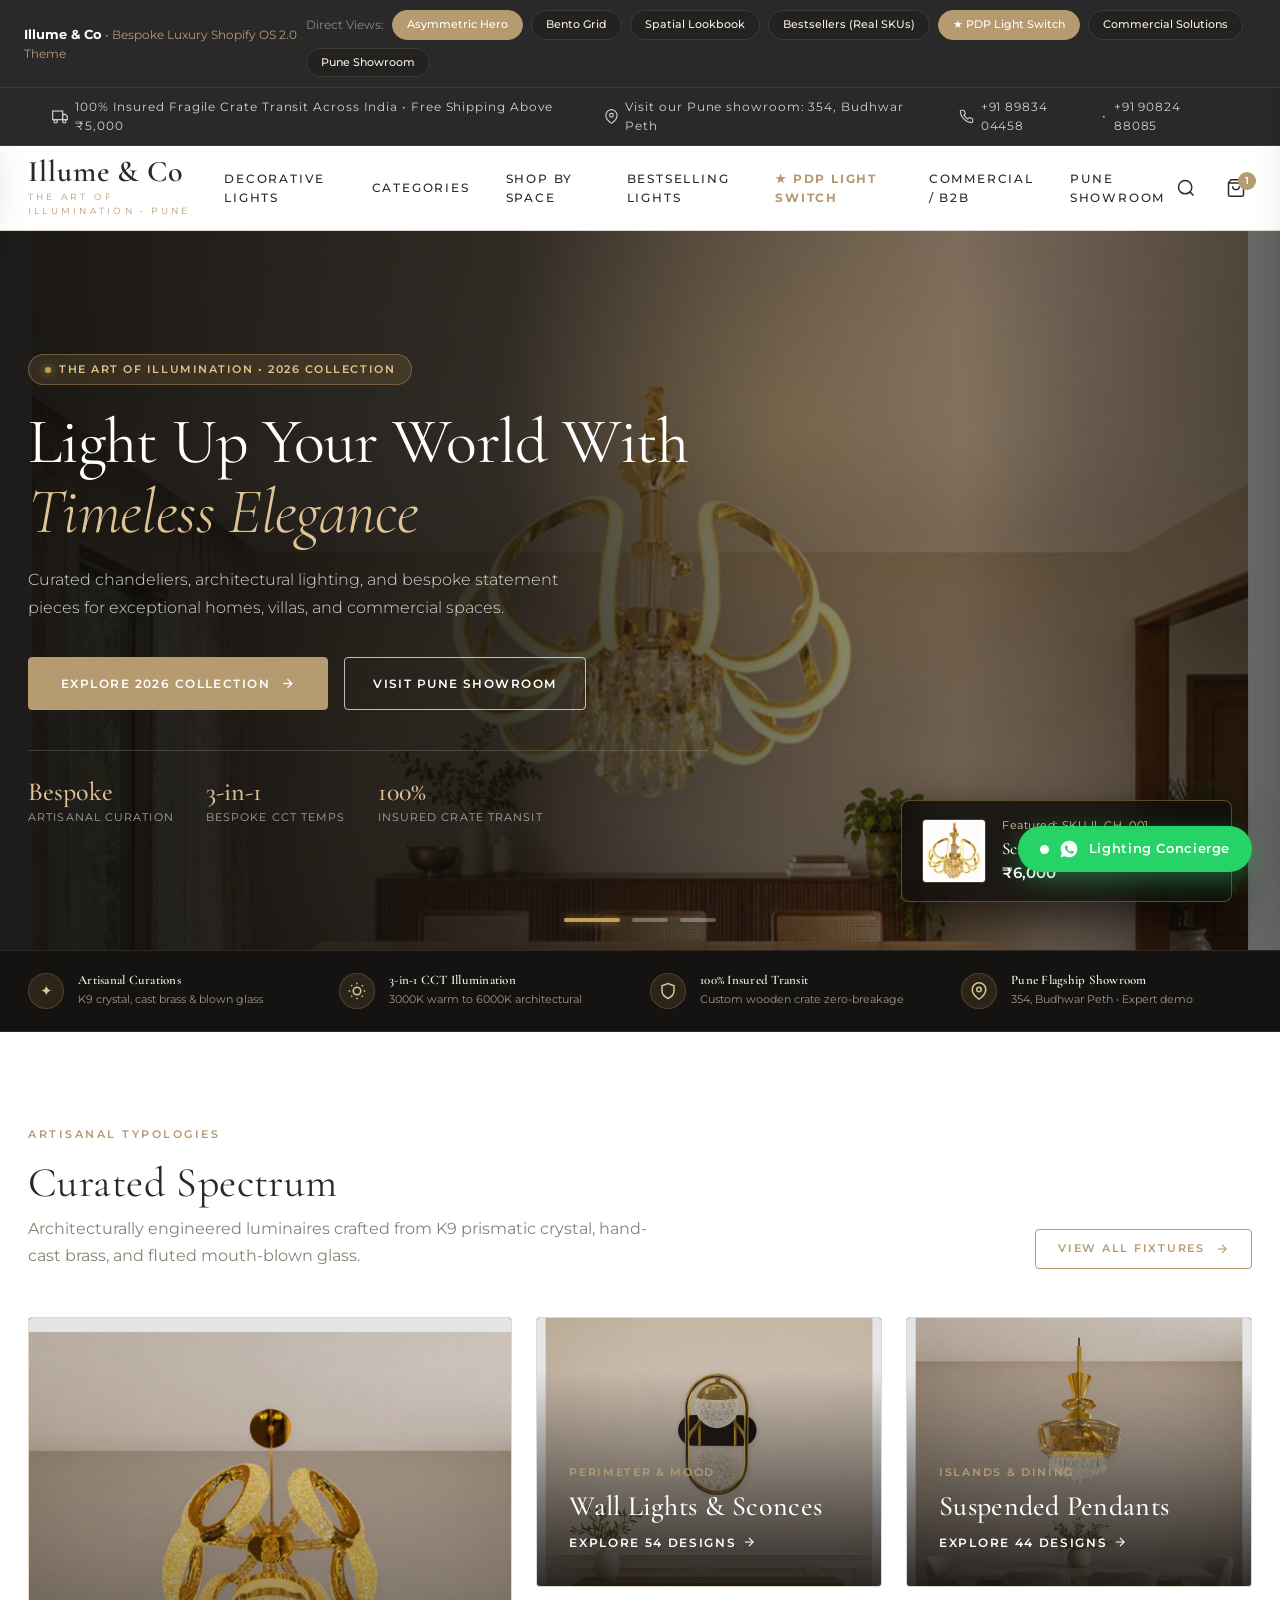
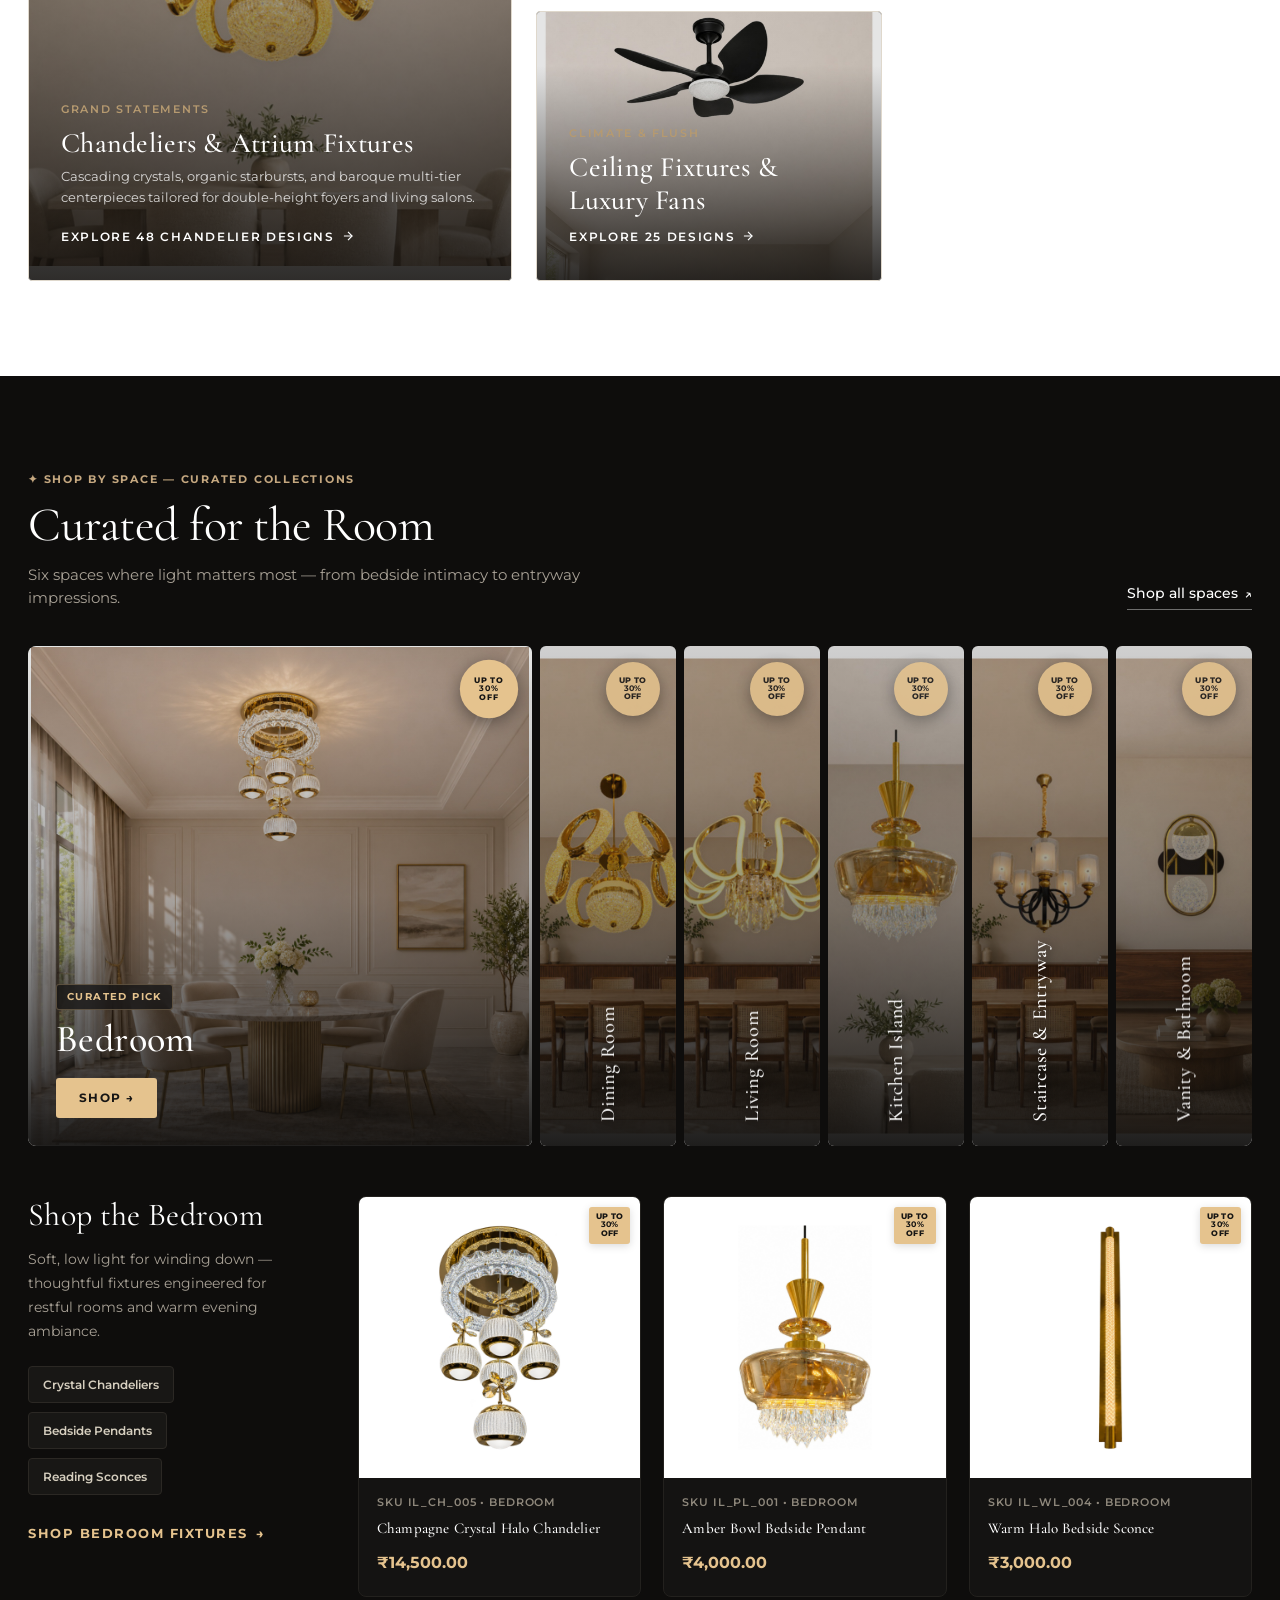
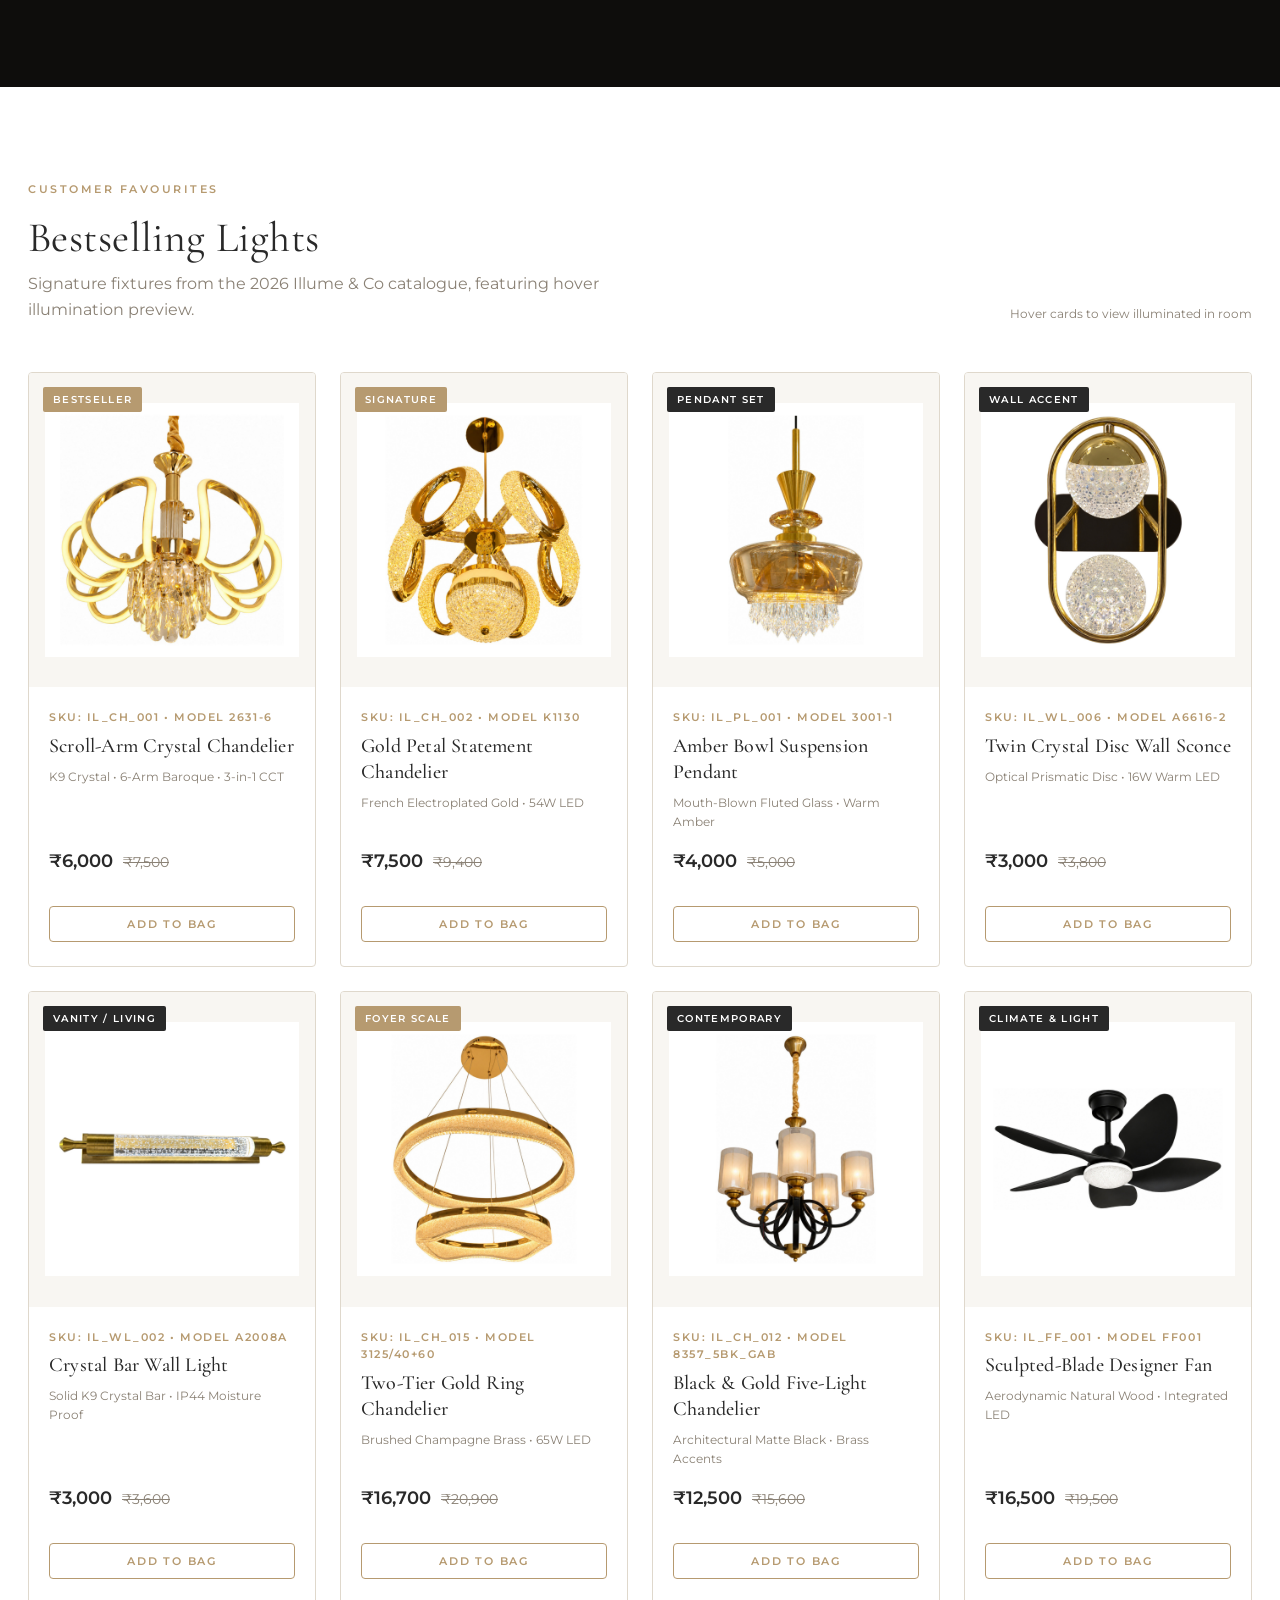
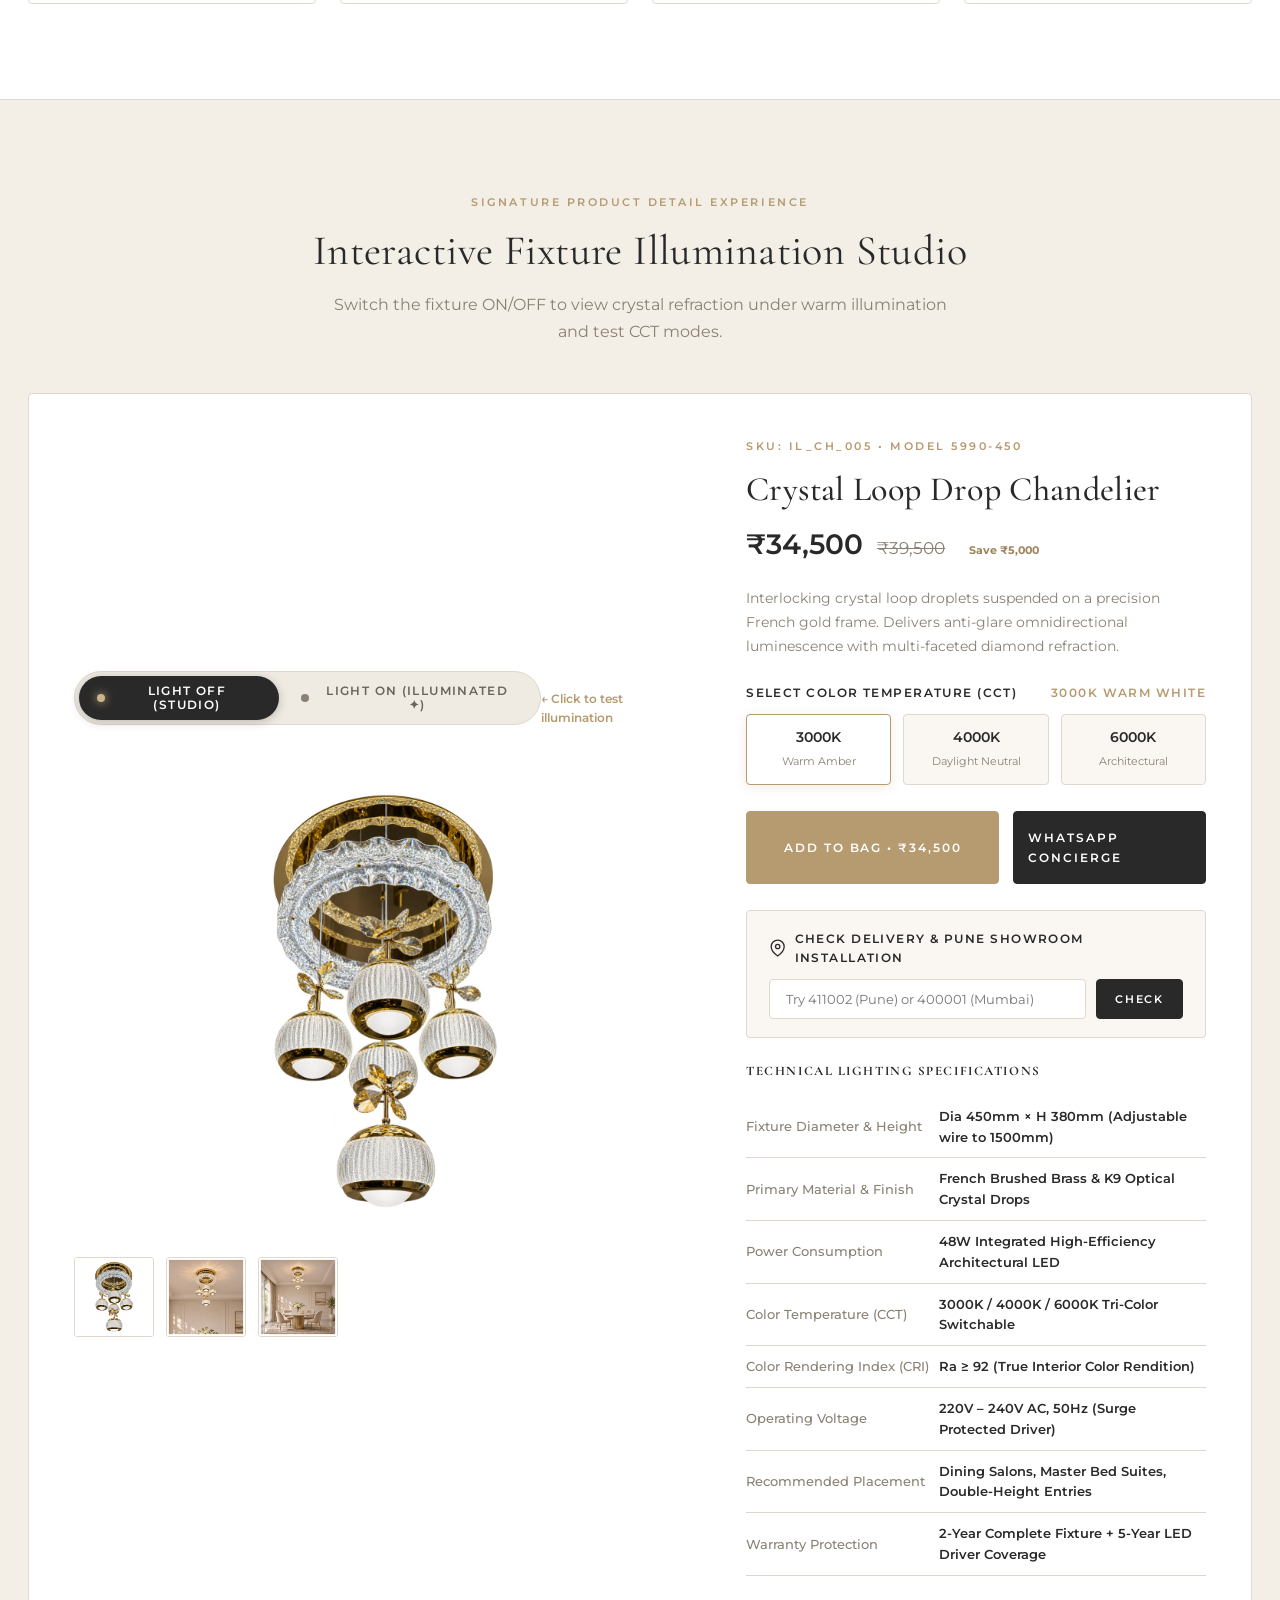
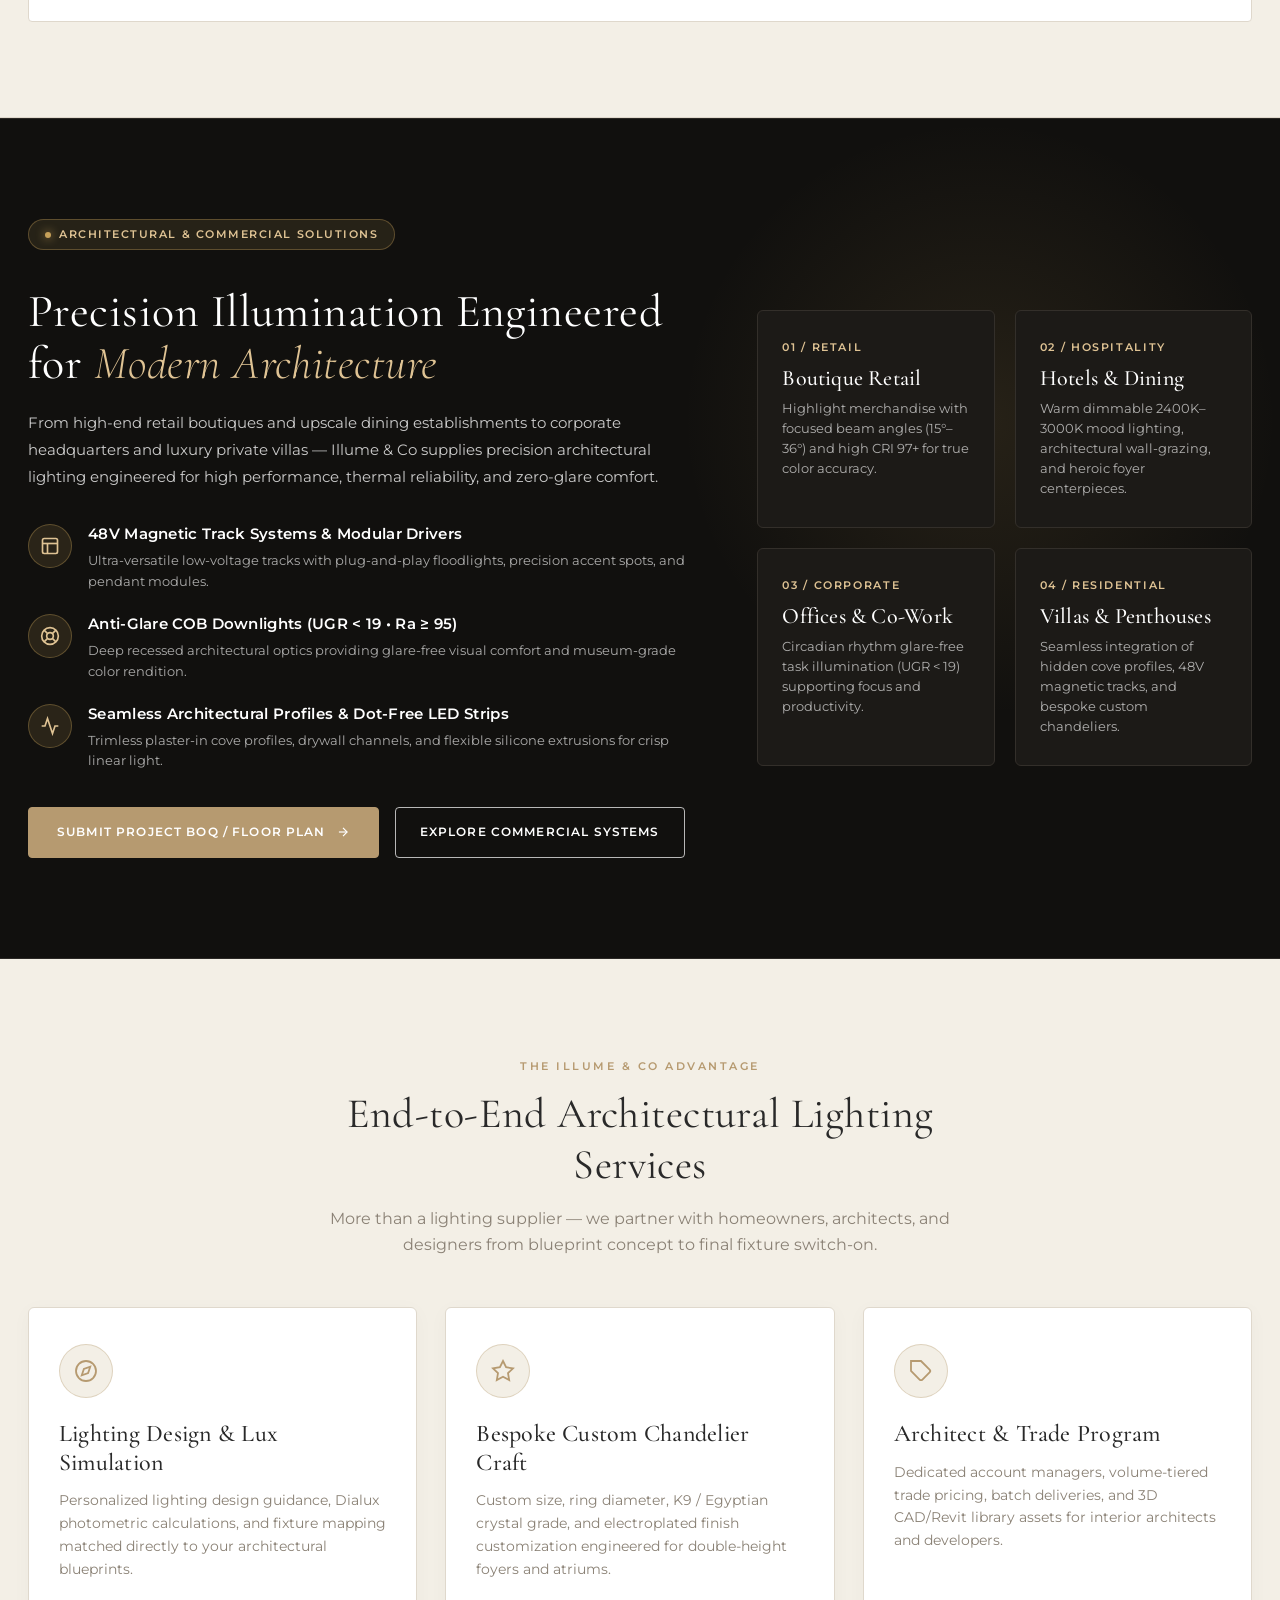
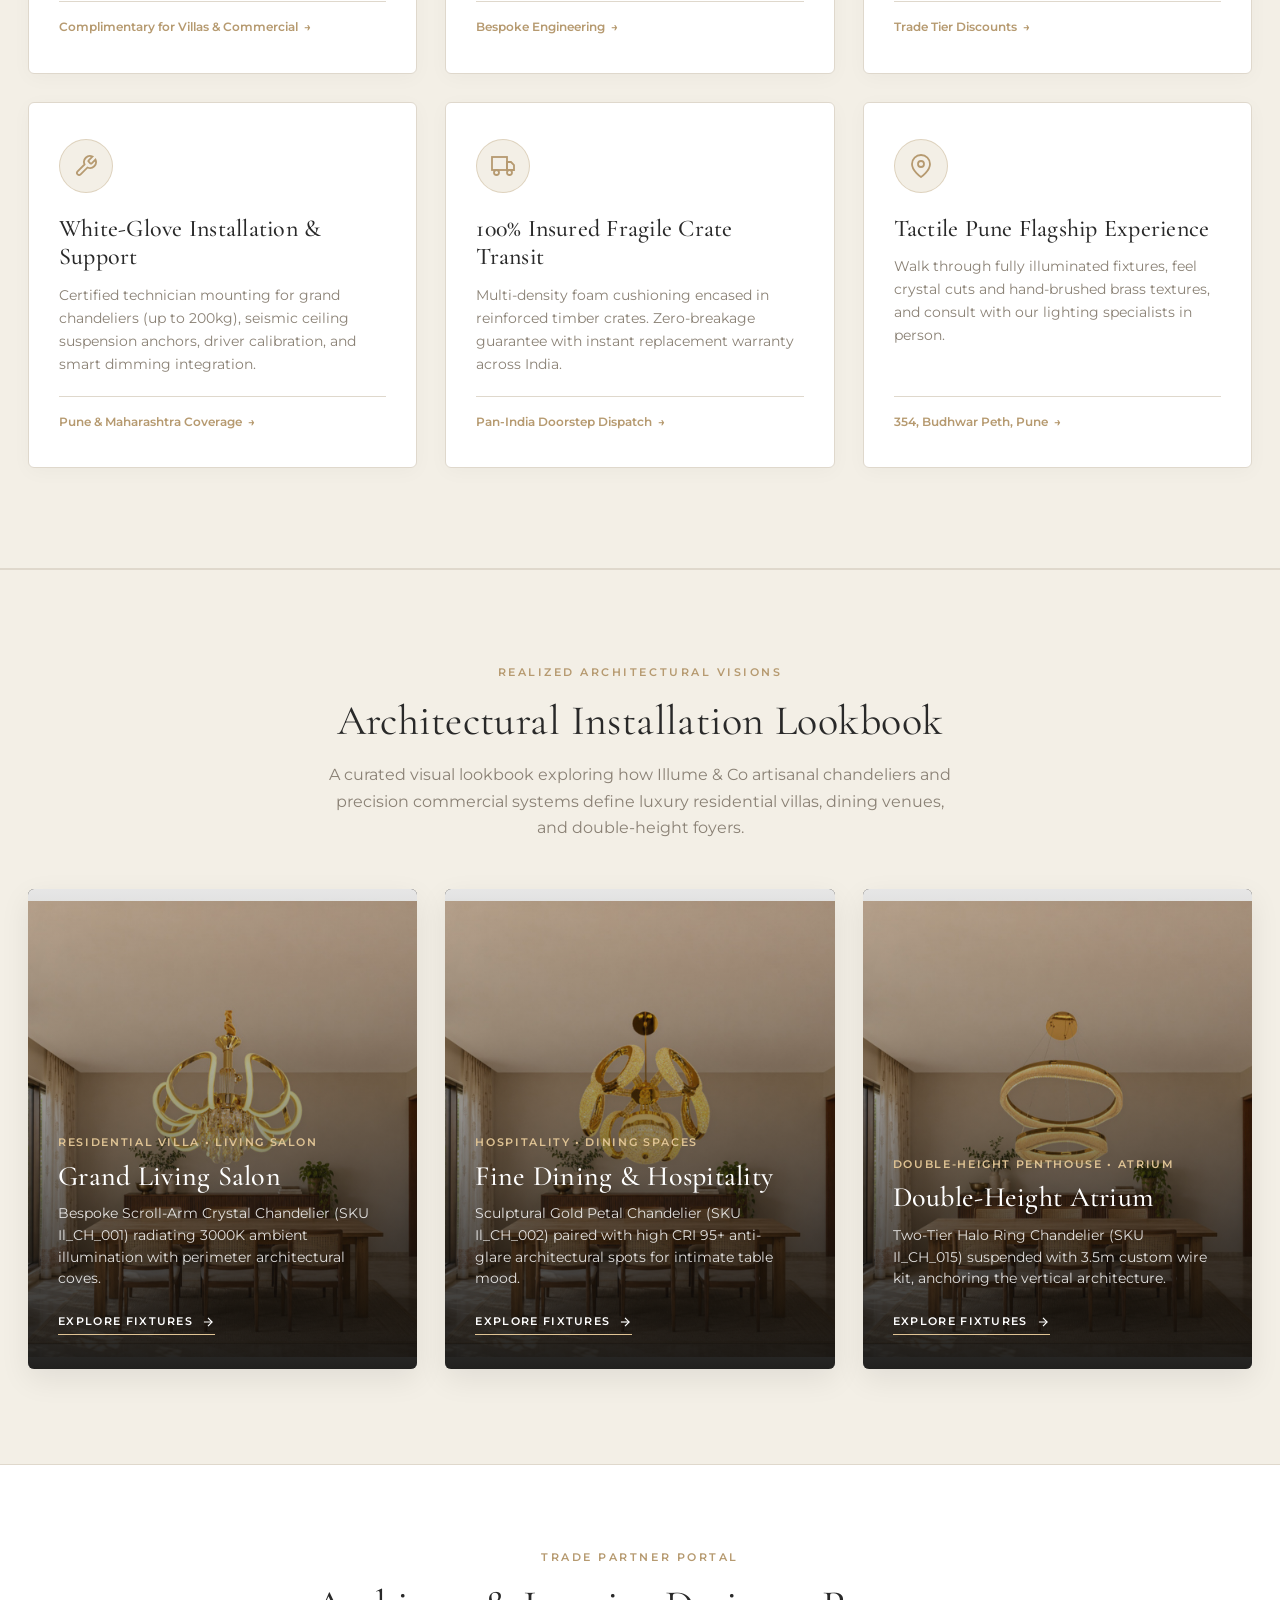
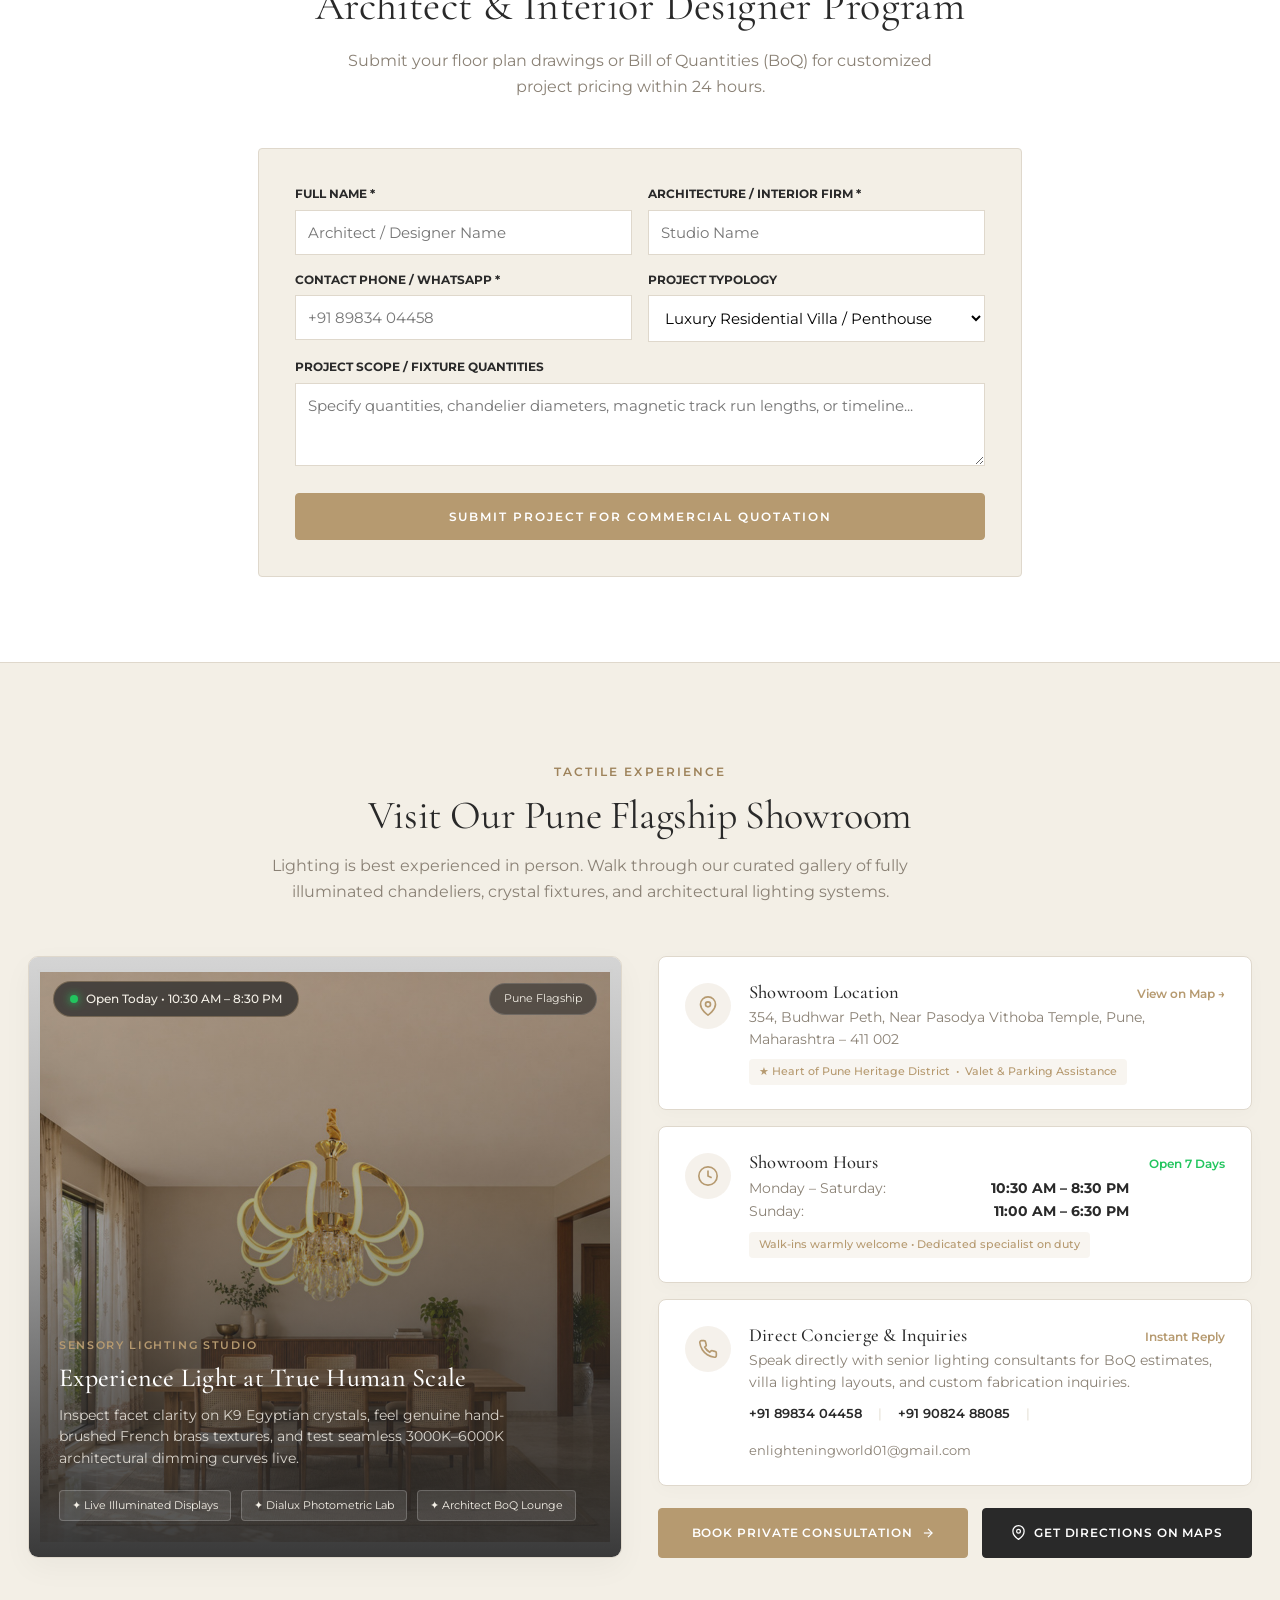
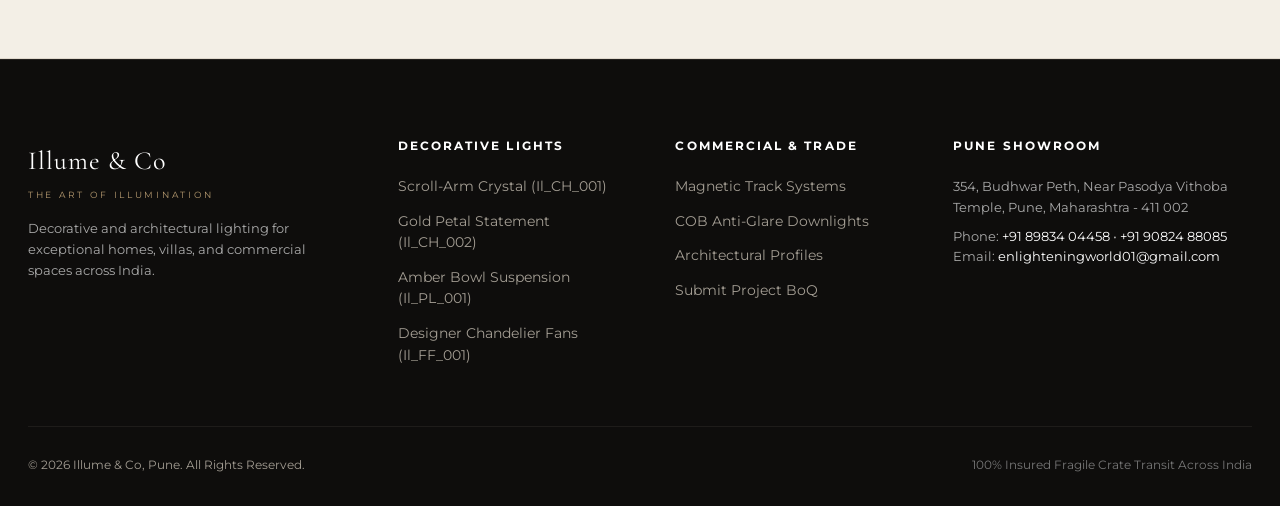
<file: index.html>
<!DOCTYPE html>
<html lang="en">
<head>
  <meta charset="UTF-8">
  <meta name="viewport" content="width=device-width, initial-scale=1.0">
  <title>Illume &amp; Co — Luxury Lighting Pune | 2026 Collection</title>
  <link rel="preconnect" href="https://fonts.googleapis.com">
  <link rel="preconnect" href="https://fonts.gstatic.com" crossorigin>
  <link href="https://fonts.googleapis.com/css2?family=Cormorant+Garamond:ital,wght@0,300;0,400;0,500;0,600;0,700;1,400&family=Montserrat:wght@300;400;500;600;700&display=swap" rel="stylesheet">
  <style>
/* ==========================================================================
   ILLUME & CO. — BESPOKE LUXURY LIGHTING THEME CSS SYSTEM
   Inspired by: axnine.net, thedecorkart.com, whiteteak.com, flos.com
   ========================================================================== */

@import url('https://fonts.googleapis.com/css2?family=Cormorant+Garamond:ital,wght@0,300;0,400;0,500;0,600;0,700;1,400;1,600&family=Montserrat:wght@300;400;500;600;700&display=swap');

:root {
  --color-gold: #B69A70;
  --color-gold-hover: #9E835B;
  --color-gold-light: rgba(182, 154, 112, 0.12);
  --color-gold-glow: rgba(182, 154, 112, 0.28);
  
  --color-primary: #B69A70;
  --color-primary-hover: #9E835B;
  
  --color-ink: #292929;
  --color-ink-surface: #202020;
  --color-charcoal: #292929;
  --color-taupe: #8A8175;
  --color-muted: #8A8175;
  --color-border: #DFD8CC;
  --color-border-dark: #3D3935;
  --color-cream: #F3EFE6;
  --color-alabaster: #F3EFE6;
  --color-ivory: #F3EFE6;
  --color-surface: #F3EFE6;
  --color-surface-tint: #F3EFE6;
  --color-white: #FFFFFF;
  
  --font-serif: 'Cormorant Garamond', Georgia, serif;
  --font-sans: 'Montserrat', -apple-system, BlinkMacSystemFont, "Segoe UI", Roboto, sans-serif;
  
  --site-max-width: 1400px;
  --radius-sm: 4px;
  --radius-md: 8px;
  --radius-pill: 40px;
  --transition: all 0.32s cubic-bezier(0.2, 0.9, 0.3, 1);
  --shadow-subtle: 0 4px 24px rgba(0, 0, 0, 0.04);
  --shadow-luxury: 0 16px 48px rgba(0, 0, 0, 0.09);
  --shadow-gold: 0 8px 30px rgba(197, 160, 89, 0.28);
}

/* Reset & Base */
*, *::before, *::after {
  box-sizing: border-box;
}

html {
  font-size: 15px;
  scroll-behavior: smooth;
  -webkit-font-smoothing: antialiased;
}

body {
  margin: 0;
  font-family: var(--font-sans);
  color: var(--color-ink);
  background-color: var(--color-white);
  line-height: 1.6;
}

h1, h2, h3, h4, h5, h6 {
  font-family: var(--font-serif);
  font-weight: 500;
  color: var(--color-ink);
  margin-top: 0;
  line-height: 1.2;
  letter-spacing: 0.01em;
}

p {
  margin-top: 0;
  margin-bottom: 1rem;
}

a {
  color: inherit;
  text-decoration: none;
  transition: var(--transition);
}

img {
  max-width: 100%;
  height: auto;
  display: block;
}

button, input, select, textarea {
  font-family: inherit;
  font-size: inherit;
}

.container {
  max-width: var(--site-max-width);
  margin: 0 auto;
  padding: 0 28px;
}

.container-wide {
  max-width: 1600px;
  margin: 0 auto;
  padding: 0 32px;
}

/* Luxury Eyebrows & Titles */
.eyebrow {
  font-family: var(--font-sans);
  font-size: 10.5px;
  text-transform: uppercase;
  letter-spacing: 0.24em;
  font-weight: 600;
  color: var(--color-gold);
  margin-bottom: 14px;
  display: block;
}

.section-title {
  font-size: 42px;
  margin-bottom: 16px;
  font-weight: 400;
}

.section-subtitle {
  color: var(--color-muted);
  max-width: 640px;
  margin: 0 auto 48px;
  font-size: 15.5px;
  line-height: 1.7;
}

.text-center { text-align: center; }
.text-gold { color: var(--color-gold); }

/* Buttons */
.btn {
  display: inline-flex;
  align-items: center;
  justify-content: center;
  gap: 10px;
  padding: 15px 32px;
  font-family: var(--font-sans);
  font-size: 12px;
  font-weight: 600;
  text-transform: uppercase;
  letter-spacing: 0.16em;
  border-radius: var(--radius-sm);
  transition: var(--transition);
  cursor: pointer;
  border: 1px solid transparent;
}

.btn-primary {
  background-color: var(--color-gold);
  color: var(--color-white);
  border-color: var(--color-gold);
}

.btn-primary:hover {
  background-color: var(--color-gold-hover);
  border-color: var(--color-gold-hover);
  transform: translateY(-2px);
  box-shadow: var(--shadow-gold);
}

.btn-dark {
  background-color: var(--color-ink);
  color: var(--color-white);
  border-color: var(--color-ink);
}

.btn-dark:hover {
  background-color: #000;
  transform: translateY(-2px);
  box-shadow: 0 8px 24px rgba(0, 0, 0, 0.2);
}

.btn-outline-gold {
  background-color: transparent;
  color: var(--color-gold);
  border-color: var(--color-gold);
}

.btn-outline-gold:hover {
  background-color: var(--color-gold);
  color: var(--color-white);
}

.btn-outline-white {
  background-color: transparent;
  color: var(--color-white);
  border-color: rgba(255, 255, 255, 0.7);
}

.btn-outline-white:hover {
  background-color: var(--color-white);
  color: var(--color-ink);
  border-color: var(--color-white);
}

/* Announcement Bar */
.announcement-bar {
  background-color: var(--color-ink);
  color: #D6D0C7;
  font-size: 11.5px;
  letter-spacing: 0.08em;
  padding: 10px 24px;
  border-bottom: 1px solid rgba(255, 255, 255, 0.08);
}

.announcement-inner {
  display: flex;
  justify-content: space-between;
  align-items: center;
}

.announcement-left, .announcement-right {
  display: flex;
  align-items: center;
  gap: 20px;
}

.announcement-item {
  display: inline-flex;
  align-items: center;
  gap: 7px;
}

/* Header & Brand Identity */
.site-header {
  position: sticky;
  top: 0;
  z-index: 200;
  background-color: rgba(255, 255, 255, 0.96);
  backdrop-filter: blur(12px);
  border-bottom: 1px solid var(--color-border);
  transition: var(--transition);
}

.site-header.scrolled {
  box-shadow: 0 4px 30px rgba(0, 0, 0, 0.06);
}

.header-container {
  display: flex;
  align-items: center;
  justify-content: space-between;
  height: 84px;
}

.logo-wrapper {
  display: flex;
  flex-direction: column;
}

.brand-logo-text {
  font-family: var(--font-serif);
  font-size: 30px;
  font-weight: 600;
  letter-spacing: 0.03em;
  text-transform: none; /* User requirement: not capital text */
  color: var(--color-ink);
  line-height: 1;
}

.brand-logo-sub {
  font-family: var(--font-sans);
  font-size: 8.5px;
  letter-spacing: 0.38em;
  color: var(--color-gold);
  text-transform: uppercase;
  margin-top: 4px;
}

.main-nav {
  display: flex;
  align-items: center;
  gap: 36px;
  height: 100%;
}

.nav-item {
  position: static;
  height: 100%;
  display: flex;
  align-items: center;
}

.nav-link {
  font-size: 12px;
  font-weight: 500;
  text-transform: uppercase;
  letter-spacing: 0.15em;
  color: var(--color-ink);
  padding: 10px 0;
  position: relative;
}

.nav-link::after {
  content: '';
  position: absolute;
  bottom: 0;
  left: 0;
  width: 0;
  height: 2px;
  background-color: var(--color-gold);
  transition: var(--transition);
}

.nav-item:hover .nav-link::after {
  width: 100%;
}

/* Mega-Menu Dropdown — Full Viewport Centered via Sticky Header */
.mega-menu {
  position: absolute;
  top: 100%;
  left: 0;
  right: 0;
  width: 100%;
  background: var(--color-white);
  border-top: 1px solid var(--color-border);
  border-bottom: 1px solid var(--color-border);
  box-shadow: 0 24px 50px rgba(0, 0, 0, 0.08);
  padding: 44px 0 48px;
  opacity: 0;
  visibility: hidden;
  pointer-events: none;
  transition: opacity 0.25s ease, transform 0.25s ease, visibility 0.25s ease;
  z-index: 250;
  transform: translateY(8px);
  box-sizing: border-box;
}

.mega-menu::before {
  content: '';
  position: absolute;
  top: -15px;
  left: 0;
  right: 0;
  height: 15px;
}

.nav-item:hover .mega-menu,
.mega-menu:hover {
  opacity: 1;
  visibility: visible;
  pointer-events: auto;
  transform: translateY(0);
}

.mega-menu-grid {
  max-width: var(--site-max-width);
  margin: 0 auto;
  padding: 0 32px;
  display: grid;
  grid-template-columns: repeat(4, 1fr) 280px;
  gap: 36px;
  box-sizing: border-box;
}

@media (max-width: 1280px) {
  .mega-menu-grid {
    grid-template-columns: repeat(4, 1fr) 240px;
    gap: 24px;
    padding: 0 24px;
  }
}

@media (max-width: 1100px) {
  .mega-menu-grid {
    grid-template-columns: repeat(4, 1fr) !important;
    gap: 20px;
  }
  .mega-promo-card {
    display: none !important;
  }
}

.mega-col-title {
  font-family: var(--font-sans);
  font-size: 11px;
  font-weight: 700;
  text-transform: uppercase;
  letter-spacing: 0.18em;
  color: var(--color-ink);
  margin-bottom: 18px;
  padding-bottom: 8px;
  border-bottom: 1px solid var(--color-border);
}

.mega-links-list {
  list-style: none;
  padding: 0;
  margin: 0;
  display: flex;
  flex-direction: column;
  gap: 12px;
}

.mega-links-list a {
  font-size: 13.5px;
  color: #55504A;
  display: block;
}

.mega-links-list a:hover {
  color: var(--color-gold);
  padding-left: 5px;
}

.mega-promo-card {
  background-color: var(--color-cream);
  padding: 18px;
  border-radius: var(--radius-sm);
  border: 1px solid var(--color-border);
  text-align: center;
}

.mega-promo-img {
  width: 100%;
  height: 150px;
  object-fit: cover;
  border-radius: var(--radius-sm);
  margin-bottom: 14px;
}

.header-actions {
  display: flex;
  align-items: center;
  gap: 18px;
}

.header-action-btn {
  background: none;
  border: none;
  cursor: pointer;
  color: var(--color-ink);
  display: flex;
  align-items: center;
  position: relative;
  padding: 6px;
  transition: var(--transition);
}

.header-action-btn:hover {
  color: var(--color-gold);
}

.cart-count-badge {
  position: absolute;
  top: 0;
  right: -4px;
  background-color: var(--color-gold);
  color: var(--color-white);
  font-size: 10px;
  font-weight: 600;
  width: 18px;
  height: 18px;
  border-radius: 50%;
  display: flex;
  align-items: center;
  justify-content: center;
}

/* Mobile Navigation Button & Drawer System */
.mobile-menu-btn {
  display: none;
  background: none;
  border: none;
  cursor: pointer;
  color: var(--color-ink);
  padding: 8px;
  align-items: center;
  justify-content: center;
  transition: var(--transition);
}

.mobile-menu-btn:hover {
  color: var(--color-gold);
}

.mobile-nav-overlay {
  position: fixed;
  inset: 0;
  background: rgba(0, 0, 0, 0.55);
  backdrop-filter: blur(4px);
  z-index: 998;
  opacity: 0;
  visibility: hidden;
  transition: opacity 0.3s ease, visibility 0.3s ease;
}

.mobile-nav-overlay.active {
  opacity: 1;
  visibility: visible;
}

.mobile-nav-drawer {
  position: fixed;
  top: 0;
  left: -340px;
  width: 320px;
  max-width: 85vw;
  height: 100%;
  background: var(--color-white);
  z-index: 999;
  box-shadow: 10px 0 40px rgba(0, 0, 0, 0.15);
  transition: left 0.32s cubic-bezier(0.2, 0.9, 0.3, 1);
  display: flex;
  flex-direction: column;
  overflow-y: auto;
}

.mobile-nav-drawer.active {
  left: 0;
}

.mobile-nav-header {
  padding: 24px 20px;
  border-bottom: 1px solid var(--color-border);
  display: flex;
  align-items: center;
  justify-content: space-between;
}

.mobile-nav-close {
  background: none;
  border: none;
  cursor: pointer;
  color: var(--color-ink);
  padding: 6px;
  display: flex;
  align-items: center;
}

.mobile-nav-content {
  flex-grow: 1;
  padding: 10px 0;
}

.mobile-nav-accordion {
  border-bottom: 1px solid var(--color-border);
}

.mobile-accordion-toggle {
  width: 100%;
  background: none;
  border: none;
  text-align: left;
  padding: 16px 24px;
  display: flex;
  align-items: center;
  justify-content: space-between;
  font-family: var(--font-sans);
  font-size: 13px;
  font-weight: 600;
  text-transform: uppercase;
  letter-spacing: 0.1em;
  color: var(--color-ink);
  cursor: pointer;
}

.mobile-accordion-toggle svg {
  transition: transform 0.25s ease;
}

.mobile-nav-accordion.active .mobile-accordion-toggle svg {
  transform: rotate(180deg);
}

.mobile-accordion-panel {
  display: none;
  background: var(--color-cream);
  padding: 12px 24px 18px;
}

.mobile-nav-accordion.active .mobile-accordion-panel {
  display: block;
}

.mobile-sublinks {
  list-style: none;
  padding: 0;
  margin: 0;
  display: flex;
  flex-direction: column;
  gap: 12px;
}

.mobile-sublinks a {
  font-size: 13px;
  color: #55504A;
  display: block;
}

.mobile-sublinks a:hover {
  color: var(--color-gold);
}

.mobile-direct-link {
  border-bottom: 1px solid var(--color-border);
}

.mobile-direct-link a {
  display: block;
  padding: 16px 24px;
  font-size: 13px;
  font-weight: 600;
  text-transform: uppercase;
  letter-spacing: 0.1em;
  color: var(--color-ink);
}

.mobile-nav-footer {
  padding: 24px;
  border-top: 1px solid var(--color-border);
  background: var(--color-surface, #F3EFE6);
}

@media (max-width: 991px) {
  .main-nav {
    display: none !important;
  }
  .mobile-menu-btn {
    display: flex !important;
  }
}

/* ==========================================================================
   1. CINEMATIC LUXURY ARCHITECTURAL HERO SLIDER & EDITORIAL SHOWCASE
   ========================================================================== */
.cinematic-hero-section {
  position: relative;
  background-color: #0E0D0B;
  color: var(--color-white);
  min-height: 720px;
  display: flex;
  align-items: center;
  overflow: hidden;
  border-bottom: 1px solid #2B2825;
}

.cinematic-slide-track {
  position: absolute;
  top: 0;
  left: 0;
  width: 100%;
  height: 100%;
}

.cinematic-slide {
  position: absolute;
  top: 0;
  left: 0;
  width: 100%;
  height: 100%;
  opacity: 0;
  visibility: hidden;
  transition: opacity 0.8s ease-in-out, transform 1.2s ease-out;
  transform: scale(1.04);
}

.cinematic-slide.active {
  opacity: 1;
  visibility: visible;
  transform: scale(1);
}

.cinematic-bg-img {
  width: 100%;
  height: 100%;
  object-fit: cover;
  object-position: center 30%;
}

.cinematic-hero-overlay {
  position: absolute;
  top: 0;
  left: 0;
  width: 100%;
  height: 100%;
  background: linear-gradient(90deg, rgba(14, 13, 11, 0.94) 0%, rgba(14, 13, 11, 0.82) 40%, rgba(14, 13, 11, 0.4) 75%, rgba(14, 13, 11, 0.65) 100%);
  pointer-events: none;
}

.cinematic-hero-glow {
  position: absolute;
  top: -15%;
  right: 15%;
  width: 600px;
  height: 600px;
  background: radial-gradient(circle, rgba(197, 160, 89, 0.22) 0%, rgba(14, 13, 11, 0) 70%);
  pointer-events: none;
}

.cinematic-hero-container {
  position: relative;
  z-index: 10;
  width: 100%;
  padding-top: 60px;
  padding-bottom: 60px;
}

.cinematic-hero-content {
  max-width: 680px;
}

.cinematic-eyebrow-badge {
  display: inline-flex;
  align-items: center;
  gap: 8px;
  background: rgba(197, 160, 89, 0.15);
  border: 1px solid rgba(197, 160, 89, 0.4);
  padding: 6px 16px;
  border-radius: 30px;
  font-size: 11px;
  font-weight: 600;
  color: #E5C384;
  text-transform: uppercase;
  letter-spacing: 0.14em;
  margin-bottom: 22px;
}

.cinematic-eyebrow-dot {
  width: 6px;
  height: 6px;
  border-radius: 50%;
  background: #C5A059;
  box-shadow: 0 0 10px #C5A059;
}

.cinematic-hero-title {
  font-family: var(--font-serif);
  font-size: 64px;
  font-weight: 400;
  line-height: 1.08;
  color: #FFFFFF;
  margin: 0 0 20px;
  letter-spacing: -0.01em;
}

.cinematic-hero-title em {
  font-family: var(--font-serif);
  font-style: italic;
  font-weight: 300;
  color: #DFC394;
}

.cinematic-hero-subtitle {
  font-size: 16px;
  line-height: 1.8;
  color: rgba(255, 255, 255, 0.82);
  margin-bottom: 34px;
  max-width: 580px;
  font-weight: 300;
}

.cinematic-hero-buttons {
  display: flex;
  gap: 16px;
  align-items: center;
  flex-wrap: wrap;
  margin-bottom: 40px;
}

.cinematic-metrics-row {
  display: flex;
  gap: 32px;
  align-items: center;
  padding-top: 28px;
  border-top: 1px solid rgba(255, 255, 255, 0.15);
  flex-wrap: wrap;
}

.cinematic-metric-item {
  display: flex;
  flex-direction: column;
}

.cinematic-metric-val {
  font-family: var(--font-serif);
  font-size: 26px;
  font-weight: 500;
  color: #DFC394;
  line-height: 1;
  margin-bottom: 4px;
}

.cinematic-metric-lbl {
  font-size: 11px;
  text-transform: uppercase;
  letter-spacing: 0.1em;
  color: rgba(255, 255, 255, 0.6);
}

/* Floating Luxury Glassmorphism Badge (Bottom Right) */
.cinematic-floating-badge {
  position: absolute;
  right: 48px;
  bottom: 48px;
  z-index: 20;
  background: rgba(18, 16, 14, 0.85);
  backdrop-filter: blur(16px);
  -webkit-backdrop-filter: blur(16px);
  border: 1px solid rgba(197, 160, 89, 0.4);
  border-radius: 8px;
  padding: 16px 20px;
  display: flex;
  align-items: center;
  gap: 16px;
  box-shadow: 0 16px 40px rgba(0, 0, 0, 0.6);
  max-width: 360px;
  transition: var(--transition);
}

.cinematic-badge-thumb {
  width: 64px;
  height: 64px;
  border-radius: 4px;
  object-fit: cover;
  border: 1px solid rgba(197, 160, 89, 0.3);
  background: #111;
  flex-shrink: 0;
}

.cinematic-badge-info h4 {
  font-family: var(--font-serif);
  font-size: 17px;
  color: #FFF;
  margin: 0 0 2px;
}

.cinematic-badge-info .badge-sku {
  font-size: 11px;
  color: #DFC394;
  letter-spacing: 0.05em;
  margin-bottom: 4px;
}

.cinematic-badge-info .badge-price {
  font-size: 15px;
  font-weight: 600;
  color: #FFF;
}

/* Slide Nav Indicators */
.cinematic-slide-nav {
  position: absolute;
  bottom: 28px;
  left: 50%;
  transform: translateX(-50%);
  z-index: 25;
  display: flex;
  gap: 12px;
}

.cinematic-nav-dot {
  background: rgba(255, 255, 255, 0.3);
  border: none;
  height: 4px;
  width: 36px;
  border-radius: 2px;
  cursor: pointer;
  transition: all 0.3s ease;
  padding: 0;
}

.cinematic-nav-dot.active {
  background: #C5A059;
  width: 56px;
  box-shadow: 0 0 8px rgba(197, 160, 89, 0.6);
}

/* 4-Item Assurance Strip Under Hero */
.luxury-assurance-strip {
  background: #151311;
  border-bottom: 1px solid #2B2825;
  padding: 22px 0;
}

.assurance-grid {
  display: grid;
  grid-template-columns: repeat(4, 1fr);
  gap: 20px;
}

.assurance-item {
  display: flex;
  align-items: center;
  gap: 14px;
}

.assurance-icon {
  width: 36px;
  height: 36px;
  border-radius: 50%;
  background: rgba(197, 160, 89, 0.12);
  border: 1px solid rgba(197, 160, 89, 0.25);
  display: flex;
  align-items: center;
  justify-content: center;
  color: #DFC394;
  flex-shrink: 0;
}

.assurance-text h4 {
  font-size: 13px;
  font-weight: 600;
  color: var(--color-surface, #F3EFE6);
  margin: 0 0 2px;
  letter-spacing: 0.02em;
}

.assurance-text p {
  font-size: 11px;
  color: #9E968B;
  margin: 0;
}

@media (max-width: 991px) {
  .cinematic-hero-section { min-height: 580px; }
  .cinematic-hero-title { font-size: 44px; }
  .cinematic-floating-badge { display: none; }
  .assurance-grid { grid-template-columns: repeat(2, 1fr); gap: 16px; }
}

@media (max-width: 600px) {
  .cinematic-hero-title { font-size: 34px; }
  .cinematic-hero-subtitle { font-size: 14px; }
  .assurance-grid { grid-template-columns: 1fr; gap: 12px; }
  .cinematic-metrics-row { gap: 18px; }
}

/* Fallback & Supporting Hero Styles */
.luxury-hero-section {
  position: relative;
  background-color: #121110;
  color: var(--color-white);
  padding: 80px 0 90px;
  overflow: hidden;
  border-bottom: 1px solid #2B2825;
}

.luxury-hero-bg-glow {
  position: absolute;
  top: -150px;
  right: -100px;
  width: 750px;
  height: 750px;
  background: radial-gradient(circle, rgba(197, 160, 89, 0.18) 0%, rgba(18, 17, 16, 0) 70%);
  pointer-events: none;
}

.luxury-hero-grid {
  display: grid;
  grid-template-columns: 1.15fr 0.85fr;
  gap: 60px;
  align-items: center;
  position: relative;
  z-index: 10;
}

.hero-main-title {
  font-family: var(--font-serif);
  font-size: 60px;
  font-weight: 400;
  line-height: 1.1;
  color: #FFF;
  margin: 16px 0 24px;
}

.hero-main-title em {
  font-family: var(--font-serif);
  font-style: italic;
  font-weight: 300;
  color: #E8D3AB;
}

.hero-narrative {
  font-size: 16.5px;
  color: #CDC6BD;
  line-height: 1.8;
  max-width: 580px;
  margin-bottom: 36px;
}

.hero-action-buttons {
  display: flex;
  gap: 16px;
  align-items: center;
  flex-wrap: wrap;
  margin-bottom: 48px;
}

.hero-metrics-bar {
  display: grid;
  grid-template-columns: repeat(3, 1fr);
  gap: 24px;
  padding-top: 32px;
  border-top: 1px solid rgba(255, 255, 255, 0.12);
}

.hero-metric-item strong {
  display: block;
  font-family: var(--font-serif);
  font-size: 26px;
  color: var(--color-gold);
  line-height: 1;
  margin-bottom: 6px;
}

.hero-metric-item span {
  font-size: 11.5px;
  color: #9E968B;
  text-transform: uppercase;
  letter-spacing: 0.1em;
}

/* Floating Hero Centerpiece Showcase Card */
.hero-spotlight-card {
  background: #1B1A18;
  border: 1px solid #332F2A;
  border-radius: var(--radius-sm);
  padding: 28px;
  box-shadow: 0 20px 60px rgba(0, 0, 0, 0.5);
  position: relative;
}

.spotlight-card-header {
  display: flex;
  justify-content: space-between;
  align-items: center;
  margin-bottom: 20px;
}

.spotlight-badge {
  background: rgba(197, 160, 89, 0.18);
  color: var(--color-gold);
  border: 1px solid rgba(197, 160, 89, 0.35);
  padding: 4px 12px;
  border-radius: 20px;
  font-size: 10.5px;
  font-weight: 600;
  text-transform: uppercase;
  letter-spacing: 0.14em;
}

.spotlight-media-frame {
  position: relative;
  background: #131210;
  border-radius: var(--radius-sm);
  height: 380px;
  display: flex;
  align-items: center;
  justify-content: center;
  overflow: hidden;
  transition: var(--transition);
}

.spotlight-media-frame.lit-mode {
  background: radial-gradient(circle at center, #352B1E 0%, #151310 100%);
}

.spotlight-media-frame.lit-mode img {
  filter: drop-shadow(0 0 35px rgba(255, 220, 145, 0.75));
}

.spotlight-card-footer {
  margin-top: 22px;
  display: flex;
  justify-content: space-between;
  align-items: flex-end;
}

.spotlight-product-title {
  font-size: 20px;
  color: #FFF;
  margin-bottom: 4px;
}

.spotlight-product-specs {
  font-size: 12px;
  color: #9E968B;
}

.spotlight-product-price {
  font-size: 22px;
  font-weight: 600;
  color: var(--color-gold);
}

/* ==========================================================================
   2. BESPOKE BENTO CATEGORIES MASONRY GRID
   ========================================================================== */
.bento-section {
  padding: 100px 0;
  background-color: var(--color-white);
}

.bento-grid {
  display: grid;
  grid-template-columns: 1.4fr 1fr 1fr;
  grid-template-rows: 270px 270px;
  gap: 24px;
}

.bento-item-featured {
  grid-row: 1 / 3;
}

.bento-card {
  position: relative;
  border-radius: var(--radius-sm);
  overflow: hidden;
  display: flex;
  flex-direction: column;
  justify-content: flex-end;
  padding: 32px;
  color: var(--color-white);
  border: 1px solid var(--color-border);
  transition: var(--transition);
  background-color: #1A1A1A;
}

.bento-card:hover {
  transform: translateY(-4px);
  box-shadow: var(--shadow-luxury);
  border-color: var(--color-gold);
}

.bento-card-bg {
  position: absolute;
  inset: 0;
  width: 100%;
  height: 100%;
  object-fit: cover;
  transition: transform 0.7s cubic-bezier(0.2, 0.8, 0.2, 1);
}

.bento-card:hover .bento-card-bg {
  transform: scale(1.06);
}

.bento-overlay {
  position: absolute;
  inset: 0;
  background: linear-gradient(180deg, rgba(0, 0, 0, 0.1) 20%, rgba(18, 16, 14, 0.88) 100%);
  z-index: 1;
}

.bento-content {
  position: relative;
  z-index: 2;
}

.bento-tag {
  font-size: 10.5px;
  font-weight: 600;
  text-transform: uppercase;
  letter-spacing: 0.16em;
  color: var(--color-gold);
  margin-bottom: 8px;
  display: block;
}

.bento-title {
  color: var(--color-white);
  font-size: 28px;
  margin-bottom: 6px;
}

.bento-link {
  font-size: 12px;
  font-weight: 600;
  text-transform: uppercase;
  letter-spacing: 0.14em;
  color: #FFF;
  display: inline-flex;
  align-items: center;
  gap: 6px;
  transition: var(--transition);
}

.bento-card:hover .bento-link {
  color: var(--color-gold);
  padding-left: 4px;
}

/* ==========================================================================
   3. INTERACTIVE SPATIAL ROOM LOOKBOOK (Replacing plain text boxes)
   ========================================================================== */
.spatial-lookbook-section {
  padding: 100px 0;
  background-color: var(--color-cream);
  border-top: 1px solid var(--color-border);
  border-bottom: 1px solid var(--color-border);
}

.spatial-pills-nav {
  display: flex;
  justify-content: center;
  gap: 12px;
  margin-bottom: 40px;
  flex-wrap: wrap;
}

.spatial-pill {
  border: 1px solid var(--color-border);
  background: var(--color-white);
  color: var(--color-ink);
  padding: 12px 24px;
  border-radius: var(--radius-pill);
  font-size: 12px;
  font-weight: 600;
  text-transform: uppercase;
  letter-spacing: 0.14em;
  cursor: pointer;
  transition: var(--transition);
}

.spatial-pill:hover, .spatial-pill.active {
  background: var(--color-ink);
  color: var(--color-white);
  border-color: var(--color-ink);
  box-shadow: 0 4px 16px rgba(0, 0, 0, 0.12);
}

.spatial-showcase-stage {
  background: var(--color-white);
  border: 1px solid var(--color-border);
  border-radius: var(--radius-sm);
  padding: 40px;
  display: grid;
  grid-template-columns: 1.3fr 0.7fr;
  gap: 40px;
  align-items: center;
}

.spatial-visual-frame {
  position: relative;
  height: 480px;
  border-radius: var(--radius-sm);
  overflow: hidden;
}

.spatial-visual-img {
  width: 100%;
  height: 100%;
  object-fit: cover;
  transition: opacity 0.4s ease;
}

.spatial-info-panel h3 {
  font-size: 34px;
  margin-bottom: 14px;
}

.spatial-description {
  font-size: 14.5px;
  color: var(--color-muted);
  line-height: 1.7;
  margin-bottom: 24px;
}

.spatial-recommendations-list {
  list-style: none;
  padding: 0;
  margin: 0 0 28px;
  display: flex;
  flex-direction: column;
  gap: 14px;
}

.spatial-rec-item {
  display: flex;
  align-items: center;
  gap: 14px;
  padding: 12px 16px;
  background: var(--color-cream);
  border: 1px solid var(--color-border);
  border-radius: var(--radius-sm);
}

.spatial-rec-thumb {
  width: 50px;
  height: 50px;
  object-fit: cover;
  border-radius: 3px;
  background: #FFF;
}

/* ==========================================================================
   4. CURATED BESTSELLER PRODUCT SHOWCASE
   ========================================================================== */
.products-section {
  padding: 100px 0;
  background-color: var(--color-white);
}

.product-grid {
  display: grid;
  grid-template-columns: repeat(4, 1fr);
  gap: 28px;
}

.product-card {
  position: relative;
  background: var(--color-white);
  border: 1px solid var(--color-border);
  border-radius: var(--radius-sm);
  overflow: hidden;
  transition: var(--transition);
  display: flex;
  flex-direction: column;
}

.product-card:hover {
  transform: translateY(-5px);
  box-shadow: var(--shadow-luxury);
  border-color: #D6CBBF;
}

.product-card-media {
  position: relative;
  background-color: #F8F6F2;
  padding-bottom: 110%;
  overflow: hidden;
}

.product-card-img {
  position: absolute;
  inset: 0;
  width: 100%;
  height: 100%;
  object-fit: contain;
  padding: 16px;
  transition: opacity 0.4s ease, transform 0.5s ease;
}

.product-card-img.secondary-img {
  object-fit: cover;
  padding: 0;
  opacity: 0;
}

.product-card:hover .product-card-img.secondary-img {
  opacity: 1;
  transform: scale(1.05);
}

.product-badge {
  position: absolute;
  top: 14px;
  left: 14px;
  background-color: var(--color-ink);
  color: var(--color-white);
  font-size: 9.5px;
  font-weight: 600;
  text-transform: uppercase;
  letter-spacing: 0.14em;
  padding: 5px 10px;
  border-radius: 2px;
  z-index: 5;
}

.product-badge.gold {
  background-color: var(--color-gold);
}

.product-card-content {
  padding: 22px 20px 24px;
  display: flex;
  flex-direction: column;
  flex-grow: 1;
}

.product-card-category {
  font-size: 11px;
  text-transform: uppercase;
  letter-spacing: 0.14em;
  color: var(--color-gold);
  font-weight: 600;
  margin-bottom: 6px;
}

.product-card-title {
  font-size: 20px;
  margin-bottom: 8px;
  line-height: 1.3;
}

.product-card-specs {
  font-size: 12px;
  color: var(--color-muted);
  margin-bottom: 16px;
}

.product-card-price-row {
  display: flex;
  align-items: baseline;
  gap: 10px;
  margin-top: auto;
  margin-bottom: 16px;
}

.product-price {
  font-family: var(--font-sans);
  font-size: 18px;
  font-weight: 600;
  color: var(--color-ink);
}

.product-compare-price {
  font-size: 13.5px;
  text-decoration: line-through;
  color: var(--color-muted);
}

.product-card-quick-add {
  width: 100%;
}

/* ==========================================================================
   5. INTERACTIVE ILLUMINATION STUDIO (PDP on/off showcase)
   ========================================================================== */
.illumination-studio-section {
  padding: 100px 0;
  background-color: #151413;
  color: var(--color-white);
  border-top: 1px solid #2B2824;
  border-bottom: 1px solid #2B2824;
}

.studio-grid {
  display: grid;
  grid-template-columns: 1.15fr 0.85fr;
  gap: 60px;
  align-items: center;
}

.studio-display-stage {
  position: relative;
  background: radial-gradient(circle at center, #25221D 0%, #11100F 100%);
  border: 1px solid #332F2A;
  border-radius: var(--radius-sm);
  padding: 40px;
  text-align: center;
  transition: var(--transition);
}

.studio-display-stage.light-on-state {
  background: radial-gradient(circle at center, #3A2F1F 0%, #141210 100%);
  box-shadow: 0 0 70px rgba(197, 160, 89, 0.2);
}

.studio-lamp-image {
  max-height: 480px;
  width: auto;
  margin: 0 auto;
  object-fit: contain;
  transition: all 0.4s ease;
}

.studio-display-stage.light-on-state .studio-lamp-image {
  filter: drop-shadow(0 0 40px rgba(255, 218, 140, 0.8));
}

.light-switch-control {
  display: inline-flex;
  align-items: center;
  background: #EFEBE3;
  border: 1px solid var(--color-border);
  border-radius: 30px;
  padding: 4px;
  gap: 4px;
  margin-bottom: 20px;
}

.light-switch-btn {
  border: none;
  background: transparent;
  padding: 8px 18px;
  border-radius: 24px;
  font-size: 11.5px;
  font-weight: 600;
  letter-spacing: 0.12em;
  text-transform: uppercase;
  cursor: pointer;
  color: #6B645B;
  transition: var(--transition);
  display: flex;
  align-items: center;
  gap: 8px;
}

.light-switch-btn.active {
  background: var(--color-ink);
  color: #FFF;
  box-shadow: 0 2px 10px rgba(41, 41, 41, 0.25);
}

.light-bulb-indicator {
  width: 8px;
  height: 8px;
  border-radius: 50%;
  background-color: #8A8175;
  display: inline-block;
  transition: var(--transition);
}

.light-switch-btn.active .light-bulb-indicator {
  background-color: #CBB48A;
  box-shadow: 0 0 10px #CBB48A;
}

/* CCT Kelvin Selector */
.cct-selector {
  margin: 24px 0;
}

.cct-label {
  font-size: 12px;
  font-weight: 600;
  text-transform: uppercase;
  letter-spacing: 0.12em;
  margin-bottom: 12px;
  display: flex;
  justify-content: space-between;
  color: var(--color-ink);
}

.cct-options-grid {
  display: grid;
  grid-template-columns: repeat(3, 1fr);
  gap: 12px;
}

.cct-option-card {
  border: 1px solid var(--color-border);
  border-radius: var(--radius-sm);
  padding: 12px 14px;
  text-align: center;
  cursor: pointer;
  background: #FAF7F2;
  transition: var(--transition);
}

.cct-option-card:hover, .cct-option-card.selected {
  border-color: var(--color-primary);
  background-color: #FFF;
  box-shadow: 0 2px 12px rgba(182, 154, 112, 0.2);
}

.cct-temp-kelvin {
  font-weight: 600;
  font-size: 13.5px;
  color: var(--color-ink);
  display: block;
}

.cct-temp-name {
  font-size: 11px;
  color: var(--color-muted);
}

/* Indian Pincode Service Box */
.pincode-service-box {
  background-color: #FAF7F2;
  border: 1px solid var(--color-border);
  padding: 18px 22px;
  border-radius: var(--radius-sm);
  margin: 26px 0;
}

.pincode-header {
  font-size: 12px;
  font-weight: 600;
  text-transform: uppercase;
  letter-spacing: 0.12em;
  margin-bottom: 12px;
  display: flex;
  align-items: center;
  gap: 8px;
  color: var(--color-ink);
}

.pincode-input-group {
  display: flex;
  gap: 10px;
}

.pincode-input {
  flex-grow: 1;
  padding: 11px 16px;
  border: 1px solid var(--color-border);
  border-radius: var(--radius-sm);
  font-size: 13px;
  background: #FFF;
  color: var(--color-ink);
}

.pincode-result {
  margin-top: 12px;
  font-size: 12.5px;
  display: none;
  line-height: 1.5;
}

/* Product Gallery Layout (Vertical Multi-Image Box) */
.pdp-gallery-wrapper {
  position: -webkit-sticky;
  position: sticky;
  top: 100px;
}

.pdp-gallery-grid {
  display: flex;
  flex-direction: row;
  gap: 16px;
  align-items: flex-start;
}

.pdp-thumbnails-vertical {
  display: flex;
  flex-direction: column;
  gap: 12px;
  width: 86px;
  flex-shrink: 0;
  max-height: 600px;
  overflow-y: auto;
  scrollbar-width: thin;
  scrollbar-color: var(--color-border) transparent;
  padding-right: 2px;
}

.pdp-thumbnails-vertical::-webkit-scrollbar {
  width: 4px;
}

.pdp-thumbnails-vertical::-webkit-scrollbar-thumb {
  background-color: var(--color-border);
  border-radius: 4px;
}

.pdp-thumb {
  width: 82px;
  height: 94px;
  border: 1.5px solid var(--color-border);
  border-radius: var(--radius-sm);
  overflow: hidden;
  cursor: pointer;
  flex-shrink: 0;
  background: #FAF7F2;
  transition: all 0.2s ease;
  padding: 2px;
  outline: none;
}

.pdp-thumb:hover {
  border-color: var(--color-primary);
  transform: translateY(-2px);
}

.pdp-thumb.active {
  border-color: var(--color-ink);
  box-shadow: 0 0 0 1px var(--color-ink);
}

.pdp-thumb img {
  width: 100%;
  height: 100%;
  object-fit: cover;
  border-radius: calc(var(--radius-sm) - 2px);
  display: block;
}

.pdp-gallery-grid .product-hero-gallery {
  flex: 1;
  min-width: 0;
  margin-top: 0;
  background-color: #FAF7F2;
  border: 1px solid var(--color-border);
  border-radius: var(--radius-md);
  padding: 24px;
  display: flex;
  align-items: center;
  justify-content: center;
  min-height: 520px;
  overflow: hidden;
  transition: var(--transition);
}

.product-hero-gallery.light-on-state {
  background-color: #171614;
  border-color: #38342E;
  box-shadow: inset 0 0 80px rgba(0,0,0,0.65);
}

.pdp-main-image {
  width: 100%;
  height: auto;
  max-height: 580px;
  object-fit: contain;
  margin: 0 auto;
  transition: opacity 0.2s ease;
}

/* On Mobile and Small Tablets: Switch to Horizontal Carousel / Row */
@media (max-width: 768px) {
  .pdp-gallery-wrapper {
    position: static;
  }
  .pdp-gallery-grid {
    flex-direction: column-reverse;
    gap: 14px;
  }
  .pdp-thumbnails-vertical {
    flex-direction: row;
    width: 100%;
    max-height: none;
    overflow-x: auto;
    overflow-y: hidden;
    padding-bottom: 6px;
    padding-right: 0;
  }
  .pdp-thumb {
    width: 76px;
    height: 86px;
  }
}

/* PDP Accordions (Single Open Mode) */
.pdp-accordions-group {
  margin-top: 28px;
}

.pdp-accordions-group .accordion-item {
  border-bottom: 1px solid var(--color-border);
}

.pdp-accordions-group .accordion-trigger {
  width: 100%;
  text-align: left;
  background: none;
  border: none;
  padding: 18px 0;
  font-family: var(--font-sans);
  font-size: 13px;
  font-weight: 700;
  text-transform: uppercase;
  letter-spacing: 0.12em;
  display: flex;
  justify-content: space-between;
  align-items: center;
  cursor: pointer;
  color: var(--color-ink);
  transition: color 0.2s ease;
}

.pdp-accordions-group .accordion-trigger:hover {
  color: var(--color-primary-hover);
}

.pdp-accordions-group .accordion-trigger .accordion-icon {
  font-size: 17px;
  font-weight: 400;
  line-height: 1;
  color: var(--color-muted);
  transition: transform 0.2s ease, color 0.2s ease;
}

.pdp-accordions-group .accordion-trigger.active .accordion-icon {
  color: var(--color-ink);
}

.pdp-accordions-group .accordion-panel {
  padding-bottom: 22px;
}

/* Technical Specifications Table */
.specs-table {
  width: 100%;
  border-collapse: collapse;
  margin-top: 16px;
  font-size: 13px;
  color: #292929;
}

.specs-table tr {
  border-bottom: 1px solid var(--color-border);
}

.specs-table td {
  padding: 10px 0;
  color: #292929;
}

.specs-table td:first-child,
.accordion-panel .specs-table td:first-child,
.product-specs-wrapper .specs-table td:first-child {
  font-weight: 500;
  color: #8A8175 !important;
  width: 42%;
}

.specs-table td:last-child,
.accordion-panel .specs-table td:last-child,
.product-specs-wrapper .specs-table td:last-child {
  font-weight: 600;
  color: #292929 !important;
}

/* ==========================================================================
   6. ARCHITECT & TRADE ATELIER SECTION (B2B)
   ========================================================================== */
.architect-atelier-section {
  padding: 100px 0;
  background-color: #11100F;
  color: var(--color-white);
  border-bottom: 1px solid #2B2825;
}

.atelier-grid {
  display: grid;
  grid-template-columns: 1fr 1fr;
  gap: 60px;
  align-items: center;
}

.atelier-feature-list {
  list-style: none;
  padding: 0;
  margin: 32px 0;
  display: flex;
  flex-direction: column;
  gap: 20px;
}

.atelier-feature-item {
  display: flex;
  gap: 16px;
  align-items: flex-start;
}

.atelier-feature-icon {
  width: 42px;
  height: 42px;
  border-radius: 50%;
  background: rgba(197, 160, 89, 0.15);
  border: 1px solid rgba(197, 160, 89, 0.35);
  color: var(--color-gold);
  display: flex;
  align-items: center;
  justify-content: center;
  flex-shrink: 0;
}

.atelier-form-card {
  background: #1A1917;
  border: 1px solid #332F29;
  border-radius: var(--radius-sm);
  padding: 40px;
}

/* ==========================================================================
   7. PUNE SHOWROOM ATELIER & CONTACT SECTION
   ========================================================================== */
.showroom-atelier-section {
  padding: 100px 0;
  background-color: var(--color-cream);
}

.showroom-atelier-grid {
  display: grid;
  grid-template-columns: 1fr 1fr;
  gap: 60px;
  align-items: center;
}

.showroom-details-box {
  background: var(--color-white);
  border: 1px solid var(--color-border);
  border-radius: var(--radius-sm);
  padding: 40px;
}

.showroom-contact-row {
  display: flex;
  gap: 14px;
  margin-bottom: 20px;
  align-items: flex-start;
}

.showroom-contact-icon {
  color: var(--color-gold);
  flex-shrink: 0;
  margin-top: 2px;
}

/* ==========================================================================
   8. FOOTER
   ========================================================================== */
.site-footer {
  background-color: #0E0D0C;
  color: #A39D93;
  padding: 80px 0 32px;
  border-top: 1px solid #22201D;
}

.footer-grid {
  display: grid;
  grid-template-columns: 1.4fr 1fr 1fr 1.3fr;
  gap: 48px;
  margin-bottom: 60px;
}

.footer-col-title {
  font-family: var(--font-sans);
  color: var(--color-white);
  font-size: 11.5px;
  font-weight: 700;
  letter-spacing: 0.18em;
  text-transform: uppercase;
  margin-bottom: 22px;
}

.footer-links {
  list-style: none;
  padding: 0;
  margin: 0;
  display: flex;
  flex-direction: column;
  gap: 13px;
  font-size: 13.5px;
}

.footer-links a:hover {
  color: var(--color-gold);
  padding-left: 4px;
}

.footer-bottom {
  border-top: 1px solid #1E1C1A;
  padding-top: 28px;
  display: flex;
  justify-content: space-between;
  align-items: center;
  font-size: 12px;
}

/* Floating WhatsApp Concierge */
.whatsapp-floating {
  position: fixed;
  bottom: 28px;
  right: 28px;
  z-index: 999;
  display: flex;
  align-items: center;
  gap: 10px;
  background-color: #25D366;
  color: var(--color-white);
  padding: 13px 22px;
  border-radius: 40px;
  box-shadow: 0 8px 24px rgba(37, 211, 102, 0.4);
  font-size: 12.5px;
  font-weight: 600;
  letter-spacing: 0.05em;
  transition: var(--transition);
}

.whatsapp-floating:hover {
  transform: translateY(-3px);
  box-shadow: 0 12px 30px rgba(37, 211, 102, 0.55);
  color: #FFF;
}

.whatsapp-pulse-dot {
  width: 9px;
  height: 9px;
  background: #FFF;
  border-radius: 50%;
  animation: pulse 1.6s infinite;
}

@keyframes pulse {
  0% { transform: scale(0.95); box-shadow: 0 0 0 0 rgba(255, 255, 255, 0.7); }
  70% { transform: scale(1); box-shadow: 0 0 0 8px rgba(255, 255, 255, 0); }
  100% { transform: scale(0.95); box-shadow: 0 0 0 0 rgba(255, 255, 255, 0); }
}

/* Cart Drawer */
.cart-drawer-overlay {
  position: fixed;
  inset: 0;
  background-color: rgba(0, 0, 0, 0.65);
  backdrop-filter: blur(4px);
  z-index: 1000;
  opacity: 0;
  pointer-events: none;
  transition: opacity 0.35s ease;
}

.cart-drawer-overlay.active {
  opacity: 1;
  pointer-events: auto;
}

.cart-drawer {
  position: fixed;
  top: 0;
  right: -480px;
  width: 450px;
  max-width: 92vw;
  height: 100%;
  background-color: var(--color-white);
  z-index: 1001;
  box-shadow: -10px 0 45px rgba(0, 0, 0, 0.2);
  transition: right 0.38s cubic-bezier(0.2, 0.9, 0.3, 1);
  display: flex;
  flex-direction: column;
}

.cart-drawer.active {
  right: 0;
}

.cart-drawer-header {
  padding: 24px 28px;
  border-bottom: 1px solid var(--color-border);
  display: flex;
  justify-content: space-between;
  align-items: center;
}

.cart-drawer-title {
  font-family: var(--font-serif);
  font-size: 26px;
  margin: 0;
}

.cart-drawer-items {
  flex-grow: 1;
  overflow-y: auto;
  padding: 28px;
}

.cart-drawer-footer {
  padding: 28px;
  border-top: 1px solid var(--color-border);
  background: var(--color-cream);
}

/* Responsive */
@media (max-width: 1024px) {
  .luxury-hero-grid, .studio-grid, .atelier-grid, .showroom-atelier-grid {
    grid-template-columns: 1fr;
    gap: 40px;
  }
  .bento-grid {
    grid-template-columns: 1fr 1fr;
    grid-template-rows: auto;
  }
  .bento-item-featured {
    grid-row: auto;
    grid-column: 1 / 3;
    height: 380px;
  }
  .spatial-showcase-stage {
    grid-template-columns: 1fr;
  }
  .product-grid {
    grid-template-columns: repeat(2, 1fr);
  }
  .footer-grid {
    grid-template-columns: 1fr 1fr;
  }
}

@media (max-width: 640px) {
  .announcement-inner { flex-direction: column; gap: 6px; text-align: center; }
  .hero-main-title { font-size: 40px; }
  .product-grid { grid-template-columns: 1fr; }
  .bento-grid { grid-template-columns: 1fr; }
  .bento-item-featured { grid-column: auto; height: 320px; }
  .footer-grid { grid-template-columns: 1fr; }
  .whatsapp-floating { padding: 11px 18px; font-size: 11.5px; bottom: 20px; right: 20px; }
}

/* ==========================================================================
   FEATURED DESIGN COLLECTIONS (SIGNATURE CURATIONS) & PROJECT CARDS
   ========================================================================== */
.curations-section {
  padding: 95px 0;
  background-color: var(--color-white, #FFFFFF);
  position: relative;
}

.curations-grid {
  display: grid;
  grid-template-columns: repeat(3, 1fr);
  gap: 28px;
  margin-top: 48px;
}

.category-card {
  position: relative !important;
  height: 480px !important;
  border-radius: 6px !important;
  overflow: hidden !important;
  display: block !important;
  text-decoration: none !important;
  background-color: #161412 !important;
  box-shadow: 0 10px 30px rgba(0, 0, 0, 0.08) !important;
  transition: transform 0.4s cubic-bezier(0.2, 0.9, 0.3, 1), box-shadow 0.4s ease !important;
}

.category-card:hover {
  transform: translateY(-6px) !important;
  box-shadow: 0 20px 48px rgba(0, 0, 0, 0.18) !important;
}

.category-card-img {
  position: absolute !important;
  top: 0 !important;
  left: 0 !important;
  width: 100% !important;
  height: 100% !important;
  object-fit: cover !important;
  object-position: center !important;
  transition: transform 0.8s cubic-bezier(0.2, 0.9, 0.3, 1) !important;
  display: block !important;
}

.category-card:hover .category-card-img {
  transform: scale(1.06) !important;
}

.category-card-overlay {
  position: absolute !important;
  top: 0 !important;
  left: 0 !important;
  width: 100% !important;
  height: 100% !important;
  background: linear-gradient(180deg, rgba(14, 13, 11, 0.1) 0%, rgba(14, 13, 11, 0.4) 45%, rgba(14, 13, 11, 0.92) 100%) !important;
  transition: background 0.4s ease !important;
  z-index: 2 !important;
}

.category-card:hover .category-card-overlay {
  background: linear-gradient(180deg, rgba(14, 13, 11, 0.15) 0%, rgba(14, 13, 11, 0.5) 45%, rgba(14, 13, 11, 0.96) 100%) !important;
}

.category-card-info {
  position: absolute !important;
  bottom: 0 !important;
  left: 0 !important;
  width: 100% !important;
  padding: 34px 30px !important;
  z-index: 3 !important;
  color: #FFFFFF !important;
}

.category-card-badge {
  display: inline-block !important;
  font-size: 11px !important;
  font-weight: 600 !important;
  text-transform: uppercase !important;
  letter-spacing: 0.15em !important;
  color: #DFC394 !important;
  margin-bottom: 8px !important;
}

.category-card-title {
  font-family: var(--font-serif) !important;
  font-size: 28px !important;
  font-weight: 500 !important;
  color: #FFFFFF !important;
  margin: 0 0 10px 0 !important;
  line-height: 1.2 !important;
}

.category-card-desc {
  font-size: 13.5px !important;
  color: rgba(255, 255, 255, 0.85) !important;
  line-height: 1.6 !important;
  margin-bottom: 18px !important;
  max-width: 320px !important;
}

.category-card-btn {
  display: inline-flex !important;
  align-items: center !important;
  gap: 8px !important;
  color: #FFFFFF !important;
  font-size: 11px !important;
  font-weight: 600 !important;
  text-transform: uppercase !important;
  letter-spacing: 0.12em !important;
  border-bottom: 1px solid #DFC394 !important;
  padding-bottom: 4px !important;
  transition: all 0.25s ease !important;
  text-decoration: none !important;
}

.category-card:hover .category-card-btn {
  color: #DFC394 !important;
  gap: 12px !important;
}

@media (max-width: 991px) {
  .curations-grid { grid-template-columns: repeat(2, 1fr) !important; gap: 20px !important; }
  .category-card { height: 420px !important; }
}

@media (max-width: 640px) {
  .curations-grid { grid-template-columns: 1fr !important; }
  .category-card { height: 380px !important; }
}
.commercial-banner-section {
  background: #11100E;
  color: var(--color-white);
  padding: 100px 0;
  position: relative;
  overflow: hidden;
  border-top: 1px solid #2B2825;
  border-bottom: 1px solid #2B2825;
}

.commercial-banner-section::before {
  content: '';
  position: absolute;
  top: 0;
  right: 0;
  width: 600px;
  height: 600px;
  background: radial-gradient(circle, rgba(197, 160, 89, 0.12) 0%, rgba(17, 16, 14, 0) 70%);
  pointer-events: none;
}

.commercial-grid {
  display: grid;
  grid-template-columns: 1.15fr 0.85fr;
  gap: 60px;
  align-items: center;
  position: relative;
  z-index: 10;
}

.commercial-heading {
  font-family: var(--font-serif);
  font-size: 46px;
  font-weight: 400;
  line-height: 1.12;
  color: #FFFFFF !important;
  margin: 14px 0 20px;
}

.commercial-heading em {
  font-family: var(--font-serif);
  font-style: italic;
  font-weight: 300;
  color: #DFC394;
}

.commercial-intro {
  font-size: 15px;
  line-height: 1.8;
  color: rgba(255, 255, 255, 0.78);
  margin-bottom: 32px;
}

.commercial-features-list {
  list-style: none !important;
  padding: 0 !important;
  margin: 0 0 36px 0 !important;
  display: flex;
  flex-direction: column;
  gap: 20px;
}

.commercial-feature-item {
  display: flex !important;
  align-items: flex-start !important;
  gap: 16px;
  list-style: none !important;
}

.commercial-feature-icon {
  width: 44px;
  height: 44px;
  border-radius: 50%;
  background: rgba(197, 160, 89, 0.14);
  border: 1px solid rgba(197, 160, 89, 0.35);
  display: flex;
  align-items: center;
  justify-content: center;
  color: #DFC394;
  flex-shrink: 0;
  margin-top: 2px;
}

.commercial-feature-item strong {
  font-size: 15px;
  font-weight: 600;
  color: #FFFFFF !important;
  display: block;
  margin-bottom: 4px;
  letter-spacing: 0.02em;
}

.commercial-feature-item span {
  font-size: 13px;
  color: rgba(255, 255, 255, 0.65) !important;
  line-height: 1.6;
  display: block;
}

.commercial-typologies-grid {
  display: grid;
  grid-template-columns: repeat(2, 1fr);
  gap: 20px;
}

.commercial-typology-card {
  background: #1C1A17;
  border: 1px solid #332F2A;
  border-radius: 6px;
  padding: 28px 24px;
  transition: var(--transition);
  position: relative;
  overflow: hidden;
}

.commercial-typology-card::before {
  content: '';
  position: absolute;
  top: 0;
  left: 0;
  width: 3px;
  height: 0;
  background: #C5A059;
  transition: height 0.3s ease;
}

.commercial-typology-card:hover {
  border-color: #C5A059;
  transform: translateY(-4px);
  box-shadow: 0 16px 40px rgba(0, 0, 0, 0.5);
  background: #22201C;
}

.commercial-typology-card:hover::before {
  height: 100%;
}

.commercial-typology-num {
  font-size: 11px;
  font-weight: 600;
  color: #DFC394;
  text-transform: uppercase;
  letter-spacing: 0.15em;
  margin-bottom: 8px;
  display: block;
}

.commercial-typology-card h4 {
  font-family: var(--font-serif);
  font-size: 22px;
  color: #FFFFFF;
  margin: 0 0 8px;
}

.commercial-typology-card p {
  font-size: 12.5px;
  color: rgba(255, 255, 255, 0.65);
  line-height: 1.6;
  margin: 0;
}

/* ==========================================================================
   SERVICES & ADVANTAGE SECTION
   ========================================================================== */
.services-section {
  padding: 100px 0;
  background-color: var(--color-alabaster, #F3EFE6);
  position: relative;
  border-bottom: 1px solid var(--color-border);
}

.services-grid {
  display: grid;
  grid-template-columns: repeat(3, 1fr);
  gap: 28px;
  margin-top: 48px;
}

.service-card {
  background: #FFFFFF;
  border: 1px solid var(--color-border, #DFD8CC);
  border-radius: 6px;
  padding: 36px 30px;
  transition: var(--transition);
  position: relative;
  box-shadow: 0 4px 20px rgba(0, 0, 0, 0.03);
  display: flex;
  flex-direction: column;
}

.service-card:hover {
  transform: translateY(-6px);
  border-color: #B69A70;
  box-shadow: 0 16px 40px rgba(182, 154, 112, 0.15);
}

.service-icon-box {
  width: 54px;
  height: 54px;
  border-radius: 50%;
  background: #F3EFE6;
  border: 1px solid rgba(182, 154, 112, 0.35);
  display: flex;
  align-items: center;
  justify-content: center;
  color: #B69A70;
  margin-bottom: 22px;
  transition: var(--transition);
}

.service-card:hover .service-icon-box {
  background: #B69A70;
  color: #FFFFFF;
  box-shadow: 0 0 16px rgba(182, 154, 112, 0.4);
}

.service-title {
  font-family: var(--font-serif);
  font-size: 24px;
  color: var(--color-ink, #292929);
  margin: 0 0 12px;
  font-weight: 500;
}

.service-desc {
  font-size: 13.5px;
  color: var(--color-muted, #8A8175);
  line-height: 1.7;
  margin: 0;
  flex-grow: 1;
}

.service-card-meta {
  margin-top: 20px;
  padding-top: 16px;
  border-top: 1px solid var(--color-border, #DFD8CC);
  font-size: 11.5px;
  font-weight: 600;
  color: #B69A70;
  display: flex;
  align-items: center;
  gap: 6px;
}

@media (max-width: 991px) {
  .commercial-grid { grid-template-columns: 1fr; gap: 40px; }
  .commercial-typologies-grid { grid-template-columns: 1fr; }
  .services-grid { grid-template-columns: repeat(2, 1fr); }
  .showroom-layout-grid { grid-template-columns: 1fr !important; gap: 28px !important; }
  .showroom-visual-card { min-height: 440px !important; }
}

@media (max-width: 600px) {
  .services-grid { grid-template-columns: 1fr; }
  .commercial-heading { font-size: 34px; }
  .showroom-visual-card { min-height: 380px !important; }
}

/* Flagship Showroom Interactive Card States */
.showroom-info-card {
  transition: transform 0.28s ease, border-color 0.28s ease, box-shadow 0.28s ease;
}
.showroom-info-card:hover {
  transform: translateY(-3px);
  border-color: #B69A70 !important;
  box-shadow: 0 12px 30px rgba(182, 154, 112, 0.12) !important;
}


/* ==========================================================================
   7. CURATED FOR THE ROOM (HORIZONTAL EXPANDING ACCORDION & SPATIAL SHOWCASE)
   ========================================================================== */
.curated-room-section {
  background-color: #0E0D0C;
  color: #FFFFFF;
  position: relative;
}

.curated-room-all-link:hover {
  color: #E5C38E !important;
  border-bottom-color: #E5C38E !important;
}

.curated-room-tiles-strip {
  display: flex;
  gap: 8px;
  height: 500px;
  width: 100%;
  border-radius: 8px;
  overflow: hidden;
  user-select: none;
}

.room-tile {
  position: relative;
  flex: 1;
  min-width: 0;
  height: 100%;
  border-radius: 6px;
  overflow: hidden;
  cursor: pointer;
  background-color: #1A1816;
  transition: flex 0.55s cubic-bezier(0.22, 1, 0.36, 1), transform 0.3s ease;
  outline: none;
}

.room-tile:focus-visible {
  box-shadow: 0 0 0 2px #E5C38E;
}

.room-tile.is-active {
  flex: 3.7;
}

.room-tile-bg {
  position: absolute;
  top: 0;
  left: 0;
  width: 100%;
  height: 100%;
  object-fit: cover;
  transition: transform 0.7s cubic-bezier(0.22, 1, 0.36, 1), filter 0.4s ease;
  filter: brightness(0.9);
}

.room-tile:hover .room-tile-bg,
.room-tile.is-active .room-tile-bg {
  transform: scale(1.04);
  filter: brightness(1);
}

.room-tile-overlay {
  position: absolute;
  inset: 0;
  background: linear-gradient(180deg, rgba(14, 13, 12, 0.1) 0%, rgba(14, 13, 12, 0.35) 50%, rgba(14, 13, 12, 0.92) 100%);
  transition: opacity 0.4s ease;
}

.room-tile-badge-circle {
  position: absolute;
  top: 16px;
  right: 16px;
  width: 54px;
  height: 54px;
  border-radius: 50%;
  background: #E5C38E;
  color: #161514;
  display: flex;
  flex-direction: column;
  align-items: center;
  justify-content: center;
  font-size: 7.5px;
  font-weight: 800;
  line-height: 1.1;
  letter-spacing: 0.04em;
  z-index: 3;
  box-shadow: 0 4px 16px rgba(0, 0, 0, 0.4);
  pointer-events: none;
  opacity: 0.85;
  transition: transform 0.4s cubic-bezier(0.22, 1, 0.36, 1), opacity 0.3s ease;
}

.room-tile.is-active .room-tile-badge-circle {
  opacity: 1;
  transform: scale(1.08);
}

.room-tile-collapsed-label {
  position: absolute;
  bottom: 24px;
  left: 50%;
  transform: translateX(-50%) rotate(180deg);
  writing-mode: vertical-rl;
  font-family: var(--font-serif, 'Playfair Display', Georgia, serif);
  font-size: 20px;
  font-weight: 500;
  color: #FFFFFF;
  letter-spacing: 0.04em;
  white-space: nowrap;
  z-index: 2;
  pointer-events: none;
  transition: opacity 0.25s ease, transform 0.3s ease;
  text-shadow: 0 2px 10px rgba(0, 0, 0, 0.85);
}

.room-tile.is-active .room-tile-collapsed-label {
  opacity: 0;
  transform: translateX(-50%) rotate(180deg) translateY(-10px);
}

.room-tile-expanded-content {
  position: absolute;
  bottom: 28px;
  left: 28px;
  right: 28px;
  z-index: 3;
  opacity: 0;
  transform: translateY(14px);
  pointer-events: none;
  transition: opacity 0.35s ease 0.15s, transform 0.4s cubic-bezier(0.22, 1, 0.36, 1) 0.15s;
}

.room-tile.is-active .room-tile-expanded-content {
  opacity: 1;
  transform: translateY(0);
  pointer-events: auto;
}

.room-tile-tag {
  display: inline-block;
  font-size: 10px;
  font-weight: 700;
  text-transform: uppercase;
  letter-spacing: 0.14em;
  background: rgba(22, 21, 20, 0.8);
  backdrop-filter: blur(8px);
  color: #E5C38E;
  padding: 4px 10px;
  border-radius: 3px;
  margin-bottom: 8px;
  border: 1px solid rgba(229, 195, 142, 0.3);
}

.room-tile-heading {
  font-family: var(--font-serif, 'Playfair Display', Georgia, serif);
  font-size: clamp(28px, 3.2vw, 38px);
  font-weight: 500;
  color: #FFFFFF;
  margin: 0 0 16px;
  line-height: 1.15;
}

.room-tile-btn {
  display: inline-flex;
  align-items: center;
  justify-content: center;
  padding: 10px 22px;
  background: #E5C38E;
  color: #161514;
  font-size: 11.5px;
  font-weight: 700;
  text-transform: uppercase;
  letter-spacing: 0.12em;
  text-decoration: none;
  border-radius: 3px;
  transition: background 0.2s ease, transform 0.2s ease, box-shadow 0.2s ease;
}

.room-tile-btn:hover {
  background: #F3DAB0;
  transform: translateY(-2px);
  box-shadow: 0 4px 12px rgba(229, 195, 142, 0.3);
  color: #161514;
}

/* Bottom Synchronized Showcase Panels */
.curated-room-showcase-container {
  position: relative;
  min-height: 380px;
}

.room-showcase-panel {
  display: none;
  opacity: 0;
  transition: opacity 0.4s ease, transform 0.4s ease;
  transform: translateY(8px);
}

.room-showcase-panel.is-active {
  display: block;
  opacity: 1;
  transform: translateY(0);
  animation: roomPanelFadeIn 0.45s cubic-bezier(0.22, 1, 0.36, 1) forwards;
}

@keyframes roomPanelFadeIn {
  from {
    opacity: 0;
    transform: translateY(12px);
  }
  to {
    opacity: 1;
    transform: translateY(0);
  }
}

.room-showcase-grid {
  display: grid;
  grid-template-columns: 290px 1fr;
  gap: 40px;
  align-items: start;
}

.room-editorial-col {
  padding-right: 10px;
}

.room-editorial-title {
  font-family: var(--font-serif, 'Playfair Display', Georgia, serif);
  font-size: clamp(24px, 2.5vw, 32px);
  font-weight: 400;
  color: #FFFFFF;
  margin: 0 0 14px;
  line-height: 1.2;
}

.room-editorial-desc {
  font-size: 14px;
  line-height: 1.7;
  color: #A8A196;
  margin: 0 0 22px;
}

.room-pills-filter {
  display: flex;
  flex-direction: column;
  gap: 9px;
  margin-bottom: 26px;
}

.room-sub-pill {
  display: inline-flex;
  align-items: center;
  font-size: 12px;
  font-weight: 600;
  color: #D5CEBE;
  background: #181715;
  border: 1px solid #2B2824;
  padding: 8px 14px;
  border-radius: 4px;
  text-decoration: none;
  width: fit-content;
  transition: border-color 0.2s ease, color 0.2s ease, background 0.2s ease;
}

.room-sub-pill:hover {
  border-color: #E5C38E;
  color: #FFFFFF;
  background: #24221F;
}

.room-explore-link {
  display: inline-flex;
  align-items: center;
  gap: 8px;
  font-size: 12.5px;
  font-weight: 700;
  text-transform: uppercase;
  letter-spacing: 0.12em;
  color: #E5C38E;
  text-decoration: none;
  transition: gap 0.25s ease, color 0.2s ease;
}

.room-explore-link:hover {
  gap: 12px;
  color: #F3DAB0;
}

.room-products-grid {
  display: grid;
  grid-template-columns: repeat(3, 1fr);
  gap: 22px;
}

.room-product-card {
  background: #141312;
  border: 1px solid #23211E;
  border-radius: 8px;
  overflow: hidden;
  transition: transform 0.3s ease, border-color 0.3s ease, box-shadow 0.3s ease;
  display: flex;
  flex-direction: column;
}

.room-product-card:hover {
  transform: translateY(-5px);
  border-color: #554D40;
  box-shadow: 0 12px 28px rgba(0, 0, 0, 0.6);
}

.room-product-media {
  position: relative;
  width: 100%;
  aspect-ratio: 1 / 1;
  background: #FFFFFF;
  display: flex;
  align-items: center;
  justify-content: center;
  overflow: hidden;
  padding: 16px;
}

.room-product-media img {
  max-width: 100%;
  max-height: 100%;
  object-fit: contain;
  transition: transform 0.5s cubic-bezier(0.22, 1, 0.36, 1);
}

.room-product-card:hover .room-product-media img {
  transform: scale(1.06);
}

.room-tag-pendant {
  position: absolute;
  top: 10px;
  right: 10px;
  background: #E5C38E;
  color: #161514;
  font-size: 7.5px;
  font-weight: 800;
  line-height: 1.1;
  padding: 6px 7px;
  border-radius: 3px;
  display: flex;
  flex-direction: column;
  align-items: center;
  justify-content: center;
  letter-spacing: 0.04em;
  box-shadow: 0 2px 8px rgba(0, 0, 0, 0.15);
  pointer-events: none;
}

.room-product-info {
  padding: 16px 18px 20px;
  display: flex;
  flex-direction: column;
  flex-grow: 1;
}

.room-product-sku {
  font-size: 11px;
  font-weight: 600;
  color: #8F887C;
  text-transform: uppercase;
  letter-spacing: 0.08em;
  margin-bottom: 6px;
}

.room-product-name {
  font-family: var(--font-serif, 'Playfair Display', Georgia, serif);
  font-size: 15px;
  font-weight: 500;
  line-height: 1.35;
  margin: 0 0 12px;
}

.room-product-name a {
  color: #FFFFFF;
  text-decoration: none;
  transition: color 0.2s ease;
}

.room-product-name a:hover {
  color: #E5C38E;
}

.room-product-price {
  font-size: 16px;
  font-weight: 700;
  color: #E5C38E;
  margin-top: auto;
}

/* Responsiveness for Curated Room */
@media (max-width: 991px) {
  .curated-room-tiles-strip {
    height: 420px;
    gap: 6px;
  }
  .room-showcase-grid {
    grid-template-columns: 1fr;
    gap: 32px;
  }
  .room-products-grid {
    grid-template-columns: repeat(3, 1fr);
    gap: 16px;
  }
  .room-pills-filter {
    flex-direction: row;
    flex-wrap: wrap;
  }
}

@media (max-width: 768px) {
  .curated-room-tiles-strip {
    height: 340px;
    gap: 4px;
  }
  .room-tile.is-active {
    flex: 4;
  }
  .room-tile-collapsed-label {
    font-size: 16px;
    bottom: 16px;
  }
  .room-tile-heading {
    font-size: 24px;
    margin-bottom: 10px;
  }
  .room-tile-btn {
    padding: 8px 16px;
    font-size: 10.5px;
  }
  .room-products-grid {
    grid-template-columns: 1fr;
    gap: 16px;
  }
}


  /* Preview Navigation Bar */
  .preview-top-bar {
    background: #292929;
    color: #B69A70;
    padding: 10px 24px;
    font-size: 12px;
    display: flex;
    justify-content: space-between;
    align-items: center;
    border-bottom: 1px solid #3E3A35;
    position: sticky;
    top: 0;
    z-index: 10000;
  }
  .preview-pills {
    display: flex;
    gap: 8px;
    align-items: center;
    flex-wrap: wrap;
  }
  .preview-btn {
    background: #242220;
    color: #F3EFE6;
    padding: 5px 14px;
    border-radius: 20px;
    text-decoration: none;
    font-size: 11px;
    font-weight: 500;
    border: 1px solid #3E3A35;
    transition: all 0.2s ease;
  }
  .preview-btn:hover, .preview-btn.active {
    background: #B69A70;
    border-color: #B69A70;
    color: #FFF;
  }
  
  /* Additional polish for local preview */
  .pdp-main-image {
    transition: all 0.4s ease;
  }
  .product-hero-gallery.light-on-state {
    background: radial-gradient(circle at center, #2C261E 0%, #151311 100%) !important;
  }
  .product-hero-gallery.light-on-state .pdp-main-image {
    filter: drop-shadow(0 0 35px rgba(255, 215, 130, 0.75)) brightness(1.1);
  }
  </style>
</head>
<body>

  <!-- Top Preview Navigation Bar -->
  <aside class="preview-top-bar">
    <div>
      <strong style="color: #FFF; font-size: 13px;">Illume &amp; Co</strong> &bull; Bespoke Luxury Shopify OS 2.0 Theme
    </div>
    <div class="preview-pills">
      <span style="color: #888;">Direct Views:</span>
      <a href="#hero-showcase" class="preview-btn active">Asymmetric Hero</a>
      <a href="#bento-categories" class="preview-btn">Bento Grid</a>
      <a href="#spatial-lookbook" class="preview-btn">Spatial Lookbook</a>
      <a href="#bestsellers" class="preview-btn">Bestsellers (Real SKUs)</a>
      <a href="#interactive-pdp" class="preview-btn" style="background: #B69A70; color: #FFF; border-color: #B69A70;">★ PDP Light Switch</a>
      <a href="#commercial" class="preview-btn">Commercial Solutions</a>
      <a href="#showroom" class="preview-btn">Pune Showroom</a>
    </div>
  </aside>

  <!-- 1. Announcement Bar -->
  <div class="announcement-bar">
    <div class="container announcement-inner">
      <div class="announcement-left">
        <span class="announcement-item">
          <svg width="16" height="16" viewBox="0 0 24 24" fill="none" stroke="currentColor" stroke-width="1.8"><rect x="1" y="3" width="15" height="13"></rect><polygon points="16 8 20 8 23 11 23 16 16 16 16 8"></polygon><circle cx="5.5" cy="18.5" r="2.5"></circle><circle cx="18.5" cy="18.5" r="2.5"></circle></svg>
          <span>100% Insured Fragile Crate Transit Across India &bull; Free Shipping Above ₹5,000</span>
        </span>
      </div>
      <div class="announcement-right">
        <span class="announcement-item">
          <svg width="15" height="15" viewBox="0 0 24 24" fill="none" stroke="currentColor" stroke-width="1.8"><path d="M21 10c0 7-9 13-9 13s-9-6-9-13a9 9 0 0 1 18 0z"></path><circle cx="12" cy="10" r="3"></circle></svg>
          <span>Visit our Pune showroom: 354, Budhwar Peth</span>
        </span>
        <span class="announcement-item">
          <svg width="15" height="15" viewBox="0 0 24 24" fill="none" stroke="currentColor" stroke-width="1.8"><path d="M22 16.92v3a2 2 0 0 1-2.18 2 19.79 19.79 0 0 1-8.63-3.07 19.5 19.5 0 0 1-6-6 19.79 19.79 0 0 1-3.07-8.67A2 2 0 0 1 4.11 2h3a2 2 0 0 1 2 1.72 12.84 12.84 0 0 0 .7 2.81 2 2 0 0 1-.45 2.11L8.09 9.91a16 16 0 0 0 6 6l1.27-1.27a2 2 0 0 1 2.11-.45 12.84 12.84 0 0 0 2.81.7A2 2 0 0 1 22 16.92z"></path></svg>
          <a href="tel:+918983404458">+91 89834 04458</a> &bull; <a href="tel:+919082488085">+91 90824 88085</a>
        </span>
      </div>
    </div>
  </div>

  <!-- 2. Header & Luxury Mega-Menu -->
  <header class="site-header">
    <div class="container header-container">
      <!-- Mobile Hamburger Toggle -->
      <button type="button" class="mobile-menu-btn" data-mobile-menu-toggle aria-label="Toggle Navigation">
        <svg width="22" height="22" viewBox="0 0 24 24" fill="none" stroke="currentColor" stroke-width="1.8"><line x1="3" y1="6" x2="21" y2="6"></line><line x1="3" y1="12" x2="21" y2="12"></line><line x1="3" y1="18" x2="21" y2="18"></line></svg>
      </button>

      <a href="#" class="logo-wrapper">
        <span class="brand-logo-text">Illume &amp; Co</span>
        <span class="brand-logo-sub">The Art of Illumination &bull; Pune</span>
      </a>

      <nav class="main-nav">
        <!-- Decorative Lights with Dropdown -->
        <div class="nav-item">
          <a href="#bento-categories" class="nav-link">Decorative Lights</a>
          <div class="mega-menu">
            <div class="mega-menu-grid">
              <div>
                <div class="mega-col-title">Chandeliers</div>
                <ul class="mega-links-list">
                  <li><a href="#bestsellers">Scroll-Arm Crystal (Il_CH_001)</a></li>
                  <li><a href="#bestsellers">Gold Petal Statement (Il_CH_002)</a></li>
                  <li><a href="#bestsellers">Two-Tier Gold Ring (Il_CH_015)</a></li>
                  <li><a href="#bestsellers">Crystal Loop Drop (Il_CH_005)</a></li>
                  <li><a href="#bestsellers">Black & Gold Five-Light (Il_CH_012)</a></li>
                </ul>
              </div>
              <div>
                <div class="mega-col-title">Pendants & Ceilings</div>
                <ul class="mega-links-list">
                  <li><a href="#bestsellers">Amber Bowl Suspension (Il_PL_001)</a></li>
                  <li><a href="#bento-categories">Hand-Blown Glass Drops</a></li>
                  <li><a href="#bento-categories">Flush Crystal Ambience (Il_CL_001)</a></li>
                  <li><a href="#bestsellers">Designer Chandelier Fans (Il_FF_001)</a></li>
                </ul>
              </div>
              <div>
                <div class="mega-col-title">Wall Sconces</div>
                <ul class="mega-links-list">
                  <li><a href="#bestsellers">Twin Crystal Disc Sconce (Il_WL_006)</a></li>
                  <li><a href="#bestsellers">Crystal Bar Wall Light (Il_WL_002)</a></li>
                  <li><a href="#bento-categories">Fluted Branch Sconce (Il_WL_026)</a></li>
                  <li><a href="#bento-categories">Slim Gold Wall Bar (Il_WL_004)</a></li>
                </ul>
              </div>
              <div>
                <div class="mega-col-title">By Luxury Finish</div>
                <ul class="mega-links-list">
                  <li><a href="#bento-categories">French Electroplated Gold</a></li>
                  <li><a href="#bento-categories">Optical K9 Prismatic Crystal</a></li>
                  <li><a href="#bento-categories">Architectural Matte Black</a></li>
                  <li><a href="#bento-categories">Mouth-Blown Fluted Glass</a></li>
                </ul>
              </div>
              <div class="mega-promo-card">
                <img src="assets/Il_CH_002_02_Use_Case.jpg" alt="Gold Petal Chandelier" width="280" height="140" class="mega-promo-img">
                <div style="font-family: var(--font-serif); font-size: 16px; margin-bottom: 6px;">2026 Master Catalogue</div>
                <a href="#bestsellers" class="btn btn-outline-gold" style="padding: 6px 12px; font-size: 10px;">Explore Curations</a>
              </div>
            </div>
          </div>
        </div>

        <div class="nav-item"><a href="#bento-categories" class="nav-link">Categories</a></div>
        <div class="nav-item"><a href="#spatial-lookbook" class="nav-link">Shop by Space</a></div>
        <div class="nav-item"><a href="#bestsellers" class="nav-link">Bestselling Lights</a></div>
        <div class="nav-item"><a href="#interactive-pdp" class="nav-link" style="color: #B69A70; font-weight: 700;">★ PDP Light Switch</a></div>
        <div class="nav-item"><a href="#commercial" class="nav-link">Commercial / B2B</a></div>
        <div class="nav-item"><a href="#showroom" class="nav-link">Pune Showroom</a></div>
      </nav>

      <div class="header-actions">
        <button class="header-action-btn" id="demo-search-btn" aria-label="Search">
          <svg width="20" height="20" viewBox="0 0 24 24" fill="none" stroke="currentColor" stroke-width="1.8"><circle cx="11" cy="11" r="8"></circle><line x1="21" y1="21" x2="16.65" y2="16.65"></line></svg>
        </button>
        <button class="header-action-btn" id="demo-cart-btn" aria-label="Cart">
          <svg width="20" height="20" viewBox="0 0 24 24" fill="none" stroke="currentColor" stroke-width="1.8"><path d="M6 2L3 6v14a2 2 0 0 0 2 2h14a2 2 0 0 0 2-2V6l-3-4z"></path><line x1="3" y1="6" x2="21" y2="6"></line><path d="M16 10a4 4 0 0 1-8 0"></path></svg>
          <span class="cart-count-badge" id="cart-badge">1</span>
        </button>
      </div>
    </div>

    <!-- Mobile Navigation Overlay & Drawer -->
    <div class="mobile-nav-overlay" data-mobile-menu-close></div>
    <aside class="mobile-nav-drawer" aria-label="Mobile Navigation">
      <div class="mobile-nav-header">
        <div class="logo-wrapper">
          <span class="brand-logo-text" style="font-size: 20px;">Illume &amp; Co</span>
          <span class="brand-logo-sub" style="font-size: 7.5px;">The Art of Illumination &bull; Pune</span>
        </div>
        <button type="button" class="mobile-nav-close" data-mobile-menu-close aria-label="Close Navigation">
          <svg width="20" height="20" viewBox="0 0 24 24" fill="none" stroke="currentColor" stroke-width="2"><line x1="18" y1="6" x2="6" y2="18"></line><line x1="6" y1="6" x2="18" y2="18"></line></svg>
        </button>
      </div>
      
      <div class="mobile-nav-content">
        <div class="mobile-nav-accordion">
          <button type="button" class="mobile-accordion-toggle">
            <span>Decorative Lights</span>
            <svg width="14" height="14" viewBox="0 0 24 24" fill="none" stroke="currentColor" stroke-width="2"><polyline points="6 9 12 15 18 9"></polyline></svg>
          </button>
          <div class="mobile-accordion-panel">
            <ul class="mobile-sublinks">
              <li><a href="#bestsellers">Scroll-Arm Crystal (Il_CH_001)</a></li>
              <li><a href="#bestsellers">Gold Petal Statement (Il_CH_002)</a></li>
              <li><a href="#bestsellers">Two-Tier Gold Ring (Il_CH_015)</a></li>
              <li><a href="#bestsellers">Crystal Loop Drop (Il_CH_005)</a></li>
              <li><a href="#bestsellers">Modern Pendant Sets (Il_PL_001)</a></li>
              <li><a href="#bestsellers">Twin Crystal Wall Sconce (Il_WL_006)</a></li>
            </ul>
          </div>
        </div>

        <div class="mobile-nav-accordion">
          <button type="button" class="mobile-accordion-toggle">
            <span>Commercial Lights</span>
            <svg width="14" height="14" viewBox="0 0 24 24" fill="none" stroke="currentColor" stroke-width="2"><polyline points="6 9 12 15 18 9"></polyline></svg>
          </button>
          <div class="mobile-accordion-panel">
            <ul class="mobile-sublinks">
              <li><a href="#commercial">48V Magnetic Track Systems</a></li>
              <li><a href="#commercial">Anti-Glare COB Downlights</a></li>
              <li><a href="#commercial">Architectural Profiles &amp; Strips</a></li>
              <li><a href="#trade">Commercial BoQ Submission</a></li>
            </ul>
          </div>
        </div>

        <div class="mobile-direct-link">
          <a href="#spatial-lookbook">Shop by Space</a>
        </div>
        <div class="mobile-direct-link">
          <a href="#bestsellers">Bestselling Lights</a>
        </div>
        <div class="mobile-direct-link">
          <a href="#trade">Trade &amp; Architects (BoQ)</a>
        </div>
        <div class="mobile-direct-link">
          <a href="#showroom">Visit Pune Showroom</a>
        </div>
      </div>

      <div class="mobile-nav-footer">
        <div style="font-size: 12px; color: var(--color-muted); margin-bottom: 8px;">Concierge &amp; Inquiries:</div>
        <a href="tel:+918983404458" style="font-weight: 600; display: block; margin-bottom: 4px; color: var(--color-ink);">+91 89834 04458</a>
        <a href="https://wa.me/918983404458" target="_blank" rel="noopener noreferrer" style="color: #25D366; font-size: 13px; font-weight: 500;">Chat on WhatsApp &rarr;</a>
      </div>
    </aside>
  </header>

  <!-- 3. Cinematic Luxury Architectural Hero Slider -->
  <section class="cinematic-hero-section" id="hero-slider">
    <!-- Slide Track with Real Architectural Lifestyle Rooms -->
    <div class="cinematic-slide-track">
      <!-- Slide 1: Grand Living Salon -->
      <div class="cinematic-slide active" id="hero-slide-1" data-sku="Il_CH_001" data-name="Scroll-Arm Crystal Chandelier" data-price="₹6,000" data-img="assets/Il_CH_001_01_White_Background.jpg">
        <img 
          src="assets/Il_CH_001_03_Wide_Use_Case.jpg" 
          alt="Illume &amp; Co Grand Living Salon" 
          class="cinematic-bg-img"
          width="1200"
          height="1200"
          loading="eager"
        >
      </div>

      <!-- Slide 2: Dining Gallery -->
      <div class="cinematic-slide" id="hero-slide-2" data-sku="Il_CH_002" data-name="Gold Petal Statement Chandelier" data-price="₹7,500" data-img="assets/Il_CH_002_01_White_Background.jpg">
        <img 
          src="assets/Il_CH_002_03_Wide_Use_Case.jpg" 
          alt="Illume &amp; Co Dining Gallery" 
          class="cinematic-bg-img"
          width="1200"
          height="1200"
          loading="lazy"
        >
      </div>

      <!-- Slide 3: Double-Height Foyer -->
      <div class="cinematic-slide" id="hero-slide-3" data-sku="Il_CH_015" data-name="Two-Tier Gold Ring Chandelier" data-price="₹16,700" data-img="assets/Il_CH_015_01_White_Background.jpg">
        <img 
          src="assets/Il_CH_015_03_Wide_Use_Case.jpg" 
          alt="Illume &amp; Co Double-Height Foyer" 
          class="cinematic-bg-img"
          width="1200"
          height="1200"
          loading="lazy"
        >
      </div>
    </div>

    <!-- Ambient Luxury Overlay & Gold Warm Glow -->
    <div class="cinematic-hero-overlay"></div>
    <div class="cinematic-hero-glow"></div>

    <!-- Content Layer -->
    <div class="container cinematic-hero-container">
      <div class="cinematic-hero-content">
        <div class="cinematic-eyebrow-badge">
          <span class="cinematic-eyebrow-dot"></span>
          <span>The Art of Illumination &bull; 2026 Collection</span>
        </div>

        <h1 class="cinematic-hero-title">
          Light Up Your World With <em>Timeless Elegance</em>
        </h1>

        <p class="cinematic-hero-subtitle">
          Curated chandeliers, architectural lighting, and bespoke statement pieces for exceptional homes, villas, and commercial spaces.
        </p>

        <div class="cinematic-hero-buttons">
          <a href="#bestsellers" class="btn btn-primary" style="padding: 16px 32px; font-size: 12px; letter-spacing: 0.12em;">
            Explore 2026 Collection
            <svg width="15" height="15" viewBox="0 0 24 24" fill="none" stroke="currentColor" stroke-width="2"><line x1="5" y1="12" x2="19" y2="12"></line><polyline points="12 5 19 12 12 19"></polyline></svg>
          </a>
          <a href="#showroom" class="btn btn-outline-white" style="padding: 16px 28px; font-size: 12px; letter-spacing: 0.12em;">
            Visit Pune Showroom
          </a>
        </div>

        <!-- Trust Metrics -->
        <div class="cinematic-metrics-row">
          <div class="cinematic-metric-item">
            <span class="cinematic-metric-val">Bespoke</span>
            <span class="cinematic-metric-lbl">Artisanal Curation</span>
          </div>
          <div class="cinematic-metric-item">
            <span class="cinematic-metric-val">3-in-1</span>
            <span class="cinematic-metric-lbl">Bespoke CCT Temps</span>
          </div>
          <div class="cinematic-metric-item">
            <span class="cinematic-metric-val">100%</span>
            <span class="cinematic-metric-lbl">Insured Crate Transit</span>
          </div>
        </div>
      </div>
    </div>

    <!-- Floating Glassmorphism Featured Fixture Badge -->
    <div class="cinematic-floating-badge" id="hero-floating-badge">
      <img src="assets/Il_CH_001_01_White_Background.jpg" alt="Featured Chandelier" class="cinematic-badge-thumb" id="hero-badge-img" width="64" height="64">
      <div class="cinematic-badge-info">
        <div class="badge-sku" id="hero-badge-sku">Featured: SKU Il_CH_001</div>
        <h4 id="hero-badge-title">Scroll-Arm Crystal Chandelier</h4>
        <div class="badge-price" id="hero-badge-price">₹6,000</div>
      </div>
    </div>

    <!-- Interactive Slide Navigation Dots -->
    <div class="cinematic-slide-nav" role="tablist">
      <button type="button" class="cinematic-nav-dot active" aria-label="Slide 1 - Living Room Salon" data-slide="0"></button>
      <button type="button" class="cinematic-nav-dot" aria-label="Slide 2 - Dining Gallery" data-slide="1"></button>
      <button type="button" class="cinematic-nav-dot" aria-label="Slide 3 - Double Height Foyer" data-slide="2"></button>
    </div>
  </section>

  <!-- Luxury 4-Item Assurance Strip -->
  <div class="luxury-assurance-strip">
    <div class="container">
      <div class="assurance-grid">
        <div class="assurance-item">
          <div class="assurance-icon">✦</div>
          <div class="assurance-text">
            <h4>Artisanal Curations</h4>
            <p>K9 crystal, cast brass &amp; blown glass</p>
          </div>
        </div>
        <div class="assurance-item">
          <div class="assurance-icon">
            <svg width="18" height="18" viewBox="0 0 24 24" fill="none" stroke="currentColor" stroke-width="2"><circle cx="12" cy="12" r="5"></circle><line x1="12" y1="1" x2="12" y2="3"></line><line x1="12" y1="21" x2="12" y2="23"></line><line x1="4.22" y1="4.22" x2="5.64" y2="5.64"></line><line x1="18.36" y1="18.36" x2="19.78" y2="19.78"></line><line x1="1" y1="12" x2="3" y2="12"></line><line x1="21" y1="12" x2="23" y2="12"></line><line x1="4.22" y1="19.78" x2="5.64" y2="18.36"></line><line x1="18.36" y1="5.64" x2="19.78" y2="4.22"></line></svg>
          </div>
          <div class="assurance-text">
            <h4>3-in-1 CCT Illumination</h4>
            <p>3000K warm to 6000K architectural</p>
          </div>
        </div>
        <div class="assurance-item">
          <div class="assurance-icon">
            <svg width="18" height="18" viewBox="0 0 24 24" fill="none" stroke="currentColor" stroke-width="2"><path d="M12 22s8-4 8-10V5l-8-3-8 3v7c0 6 8 10 8 10z"></path></svg>
          </div>
          <div class="assurance-text">
            <h4>100% Insured Transit</h4>
            <p>Custom wooden crate zero-breakage</p>
          </div>
        </div>
        <div class="assurance-item">
          <div class="assurance-icon">
            <svg width="18" height="18" viewBox="0 0 24 24" fill="none" stroke="currentColor" stroke-width="2"><path d="M21 10c0 7-9 13-9 13s-9-6-9-13a9 9 0 0 1 18 0z"></path><circle cx="12" cy="10" r="3"></circle></svg>
          </div>
          <div class="assurance-text">
            <h4>Pune Flagship Showroom</h4>
            <p>354, Budhwar Peth &bull; Expert demo</p>
          </div>
        </div>
      </div>
    </div>
  </div>

  <!-- 4. Bento Category Grid (Curated Spectrum) -->
  <section class="section bento-section" id="bento-categories" style="padding: 95px 0; background-color: var(--color-bg);">
    <div class="container">
      <div style="display: flex; justify-content: space-between; align-items: flex-end; margin-bottom: 48px; flex-wrap: wrap; gap: 20px;">
        <div>
          <span class="eyebrow">Artisanal Typologies</span>
          <h2 class="section-title" style="margin-bottom: 8px;">Curated Spectrum</h2>
          <p class="section-subtitle" style="margin-bottom: 0;">Architecturally engineered luminaires crafted from K9 prismatic crystal, hand-cast brass, and fluted mouth-blown glass.</p>
        </div>
        <a href="#bestsellers" class="btn btn-outline-gold" style="padding: 10px 22px; font-size: 11px;">
          View All Fixtures
          <svg width="14" height="14" viewBox="0 0 24 24" fill="none" stroke="currentColor" stroke-width="2"><line x1="5" y1="12" x2="19" y2="12"></line><polyline points="12 5 19 12 12 19"></polyline></svg>
        </a>
      </div>

      <!-- Bento Grid -->
      <div class="bento-grid">
        <!-- 1. Chandeliers (Featured Large Card) -->
        <a href="#bestsellers" class="bento-card bento-item-featured">
          <img 
            src="assets/Il_CH_002_02_Use_Case.jpg" 
            alt="Chandeliers & Double-Height Statements" 
            class="bento-card-bg"
            width="1200"
            height="1200"
            loading="lazy"
          >
          <div class="bento-overlay"></div>
          <div class="bento-content">
            <span class="bento-tag">Grand Statements</span>
            <h3 class="bento-title">Chandeliers &amp; Atrium Fixtures</h3>
            <p style="color: rgba(255,255,255,0.8); font-size: 13px; max-width: 480px; margin-bottom: 16px;">
              Cascading crystals, organic starbursts, and baroque multi-tier centerpieces tailored for double-height foyers and living salons.
            </p>
            <span class="bento-link">
              Explore 48 Chandelier Designs
              <svg width="14" height="14" viewBox="0 0 24 24" fill="none" stroke="currentColor" stroke-width="2"><line x1="5" y1="12" x2="19" y2="12"></line><polyline points="12 5 19 12 12 19"></polyline></svg>
            </span>
          </div>
        </a>

        <!-- 2. Sculptural Wall Sconces -->
        <a href="#bestsellers" class="bento-card">
          <img 
            src="assets/Il_WL_006_02_Use_Case.jpg" 
            alt="Sculptural Wall Sconces" 
            class="bento-card-bg"
            width="800"
            height="800"
            loading="lazy"
          >
          <div class="bento-overlay"></div>
          <div class="bento-content">
            <span class="bento-tag">Perimeter &amp; Mood</span>
            <h3 class="bento-title">Wall Lights &amp; Sconces</h3>
            <span class="bento-link">
              Explore 54 Designs
              <svg width="14" height="14" viewBox="0 0 24 24" fill="none" stroke="currentColor" stroke-width="2"><line x1="5" y1="12" x2="19" y2="12"></line><polyline points="12 5 19 12 12 19"></polyline></svg>
            </span>
          </div>
        </a>

        <!-- 3. Suspended Pendant Sets -->
        <a href="#bestsellers" class="bento-card">
          <img 
            src="assets/Il_PL_001_02_Use_Case.jpg" 
            alt="Suspended Pendant Sets" 
            class="bento-card-bg"
            width="800"
            height="800"
            loading="lazy"
          >
          <div class="bento-overlay"></div>
          <div class="bento-content">
            <span class="bento-tag">Islands &amp; Dining</span>
            <h3 class="bento-title">Suspended Pendants</h3>
            <span class="bento-link">
              Explore 44 Designs
              <svg width="14" height="14" viewBox="0 0 24 24" fill="none" stroke="currentColor" stroke-width="2"><line x1="5" y1="12" x2="19" y2="12"></line><polyline points="12 5 19 12 12 19"></polyline></svg>
            </span>
          </div>
        </a>

        <!-- 4. Ceiling Lights & Designer Fans -->
        <a href="#bestsellers" class="bento-card">
          <img 
            src="assets/Il_FF_001_02_Use_Case.jpg" 
            alt="Ceiling Fixtures & Designer Fans" 
            class="bento-card-bg"
            width="800"
            height="800"
            loading="lazy"
          >
          <div class="bento-overlay"></div>
          <div class="bento-content">
            <span class="bento-tag">Climate &amp; Flush</span>
            <h3 class="bento-title">Ceiling Fixtures &amp; Luxury Fans</h3>
            <span class="bento-link">
              Explore 25 Designs
              <svg width="14" height="14" viewBox="0 0 24 24" fill="none" stroke="currentColor" stroke-width="2"><line x1="5" y1="12" x2="19" y2="12"></line><polyline points="12 5 19 12 12 19"></polyline></svg>
            </span>
          </div>
        </a>
      </div>
    </div>
  </section>

  <!-- 5. Curated for the Room (Expanding Horizontal Accordion & Spatial Showcase) -->
  <section class="section curated-room-section" id="curated-rooms" style="background-color: #0E0D0C; color: #FFFFFF; padding: 90px 0; overflow: hidden;">
    <div class="container">
      
      <!-- Section Header -->
      <div class="curated-room-header" style="display: flex; justify-content: space-between; align-items: flex-end; margin-bottom: 36px; flex-wrap: wrap; gap: 20px;">
        <div>
          <span class="curated-room-eyebrow" style="display: inline-block; font-size: 11px; font-weight: 700; text-transform: uppercase; letter-spacing: 0.16em; color: #C5A880; margin-bottom: 10px;">
            ✦ Shop by Space — Curated Collections
          </span>
          <h2 class="curated-room-title" style="font-family: var(--font-serif, 'Playfair Display', Georgia, serif); font-size: clamp(32px, 4.5vw, 48px); font-weight: 400; color: #FFFFFF; margin: 0 0 10px; line-height: 1.15; letter-spacing: -0.01em;">
            Curated for the Room
          </h2>
          <p class="curated-room-subtitle" style="font-size: 14.5px; color: #A8A196; margin: 0; max-width: 620px; line-height: 1.6;">
            Six spaces where light matters most — from bedside intimacy to entryway impressions.
          </p>
        </div>

        <div>
          <a href="#bestsellers" class="curated-room-all-link" style="color: #FFFFFF; font-size: 13.5px; font-weight: 500; text-decoration: none; border-bottom: 1px solid rgba(255,255,255,0.4); padding-bottom: 4px; display: inline-flex; align-items: center; gap: 6px; transition: border-color 0.2s ease, color 0.2s ease;">
            <span>Shop all spaces</span>
            <span style="font-size: 14px;">&#8599;</span>
          </a>
        </div>
      </div>

      <!-- 6 Expanding Horizontal Accordion Tiles -->
      <div class="curated-room-tiles-strip" role="tablist" aria-label="Curated Room Collections">
        
        <!-- 1. Bedroom (Default Active) -->
        <div class="room-tile is-active" data-room="bedroom" role="tab" aria-selected="true" aria-controls="panel-bedroom" tabindex="0">
          <img src="assets/Il_CH_005_03_Wide_Use_Case.jpg" alt="Curated Lighting for Bedroom" class="room-tile-bg" loading="lazy" width="900" height="600">
          <div class="room-tile-overlay"></div>
          <div class="room-tile-badge-circle">
            <span>UP TO</span>
            <strong>30%</strong>
            <span>OFF</span>
          </div>
          <div class="room-tile-collapsed-label">Bedroom</div>
          <div class="room-tile-expanded-content">
            <span class="room-tile-tag">Curated Pick</span>
            <h3 class="room-tile-heading">Bedroom</h3>
            <a href="#bestsellers" class="btn room-tile-btn">Shop &rarr;</a>
          </div>
        </div>

        <!-- 2. Dining Room -->
        <div class="room-tile" data-room="dining" role="tab" aria-selected="false" aria-controls="panel-dining" tabindex="0">
          <img src="assets/Il_CH_002_03_Wide_Use_Case.jpg" alt="Curated Lighting for Dining Room" class="room-tile-bg" loading="lazy" width="900" height="600">
          <div class="room-tile-overlay"></div>
          <div class="room-tile-badge-circle">
            <span>UP TO</span>
            <strong>30%</strong>
            <span>OFF</span>
          </div>
          <div class="room-tile-collapsed-label">Dining Room</div>
          <div class="room-tile-expanded-content">
            <span class="room-tile-tag">Curated Pick</span>
            <h3 class="room-tile-heading">Dining Room</h3>
            <a href="#bestsellers" class="btn room-tile-btn">Shop &rarr;</a>
          </div>
        </div>

        <!-- 3. Living Room -->
        <div class="room-tile" data-room="living" role="tab" aria-selected="false" aria-controls="panel-living" tabindex="0">
          <img src="assets/Il_CH_001_03_Wide_Use_Case.jpg" alt="Curated Lighting for Living Room" class="room-tile-bg" loading="lazy" width="900" height="600">
          <div class="room-tile-overlay"></div>
          <div class="room-tile-badge-circle">
            <span>UP TO</span>
            <strong>30%</strong>
            <span>OFF</span>
          </div>
          <div class="room-tile-collapsed-label">Living Room</div>
          <div class="room-tile-expanded-content">
            <span class="room-tile-tag">Curated Pick</span>
            <h3 class="room-tile-heading">Living Room</h3>
            <a href="#bestsellers" class="btn room-tile-btn">Shop &rarr;</a>
          </div>
        </div>

        <!-- 4. Kitchen Island -->
        <div class="room-tile" data-room="kitchen" role="tab" aria-selected="false" aria-controls="panel-kitchen" tabindex="0">
          <img src="assets/Il_PL_001_02_Use_Case.jpg" alt="Curated Lighting for Kitchen Island" class="room-tile-bg" loading="lazy" width="900" height="600">
          <div class="room-tile-overlay"></div>
          <div class="room-tile-badge-circle">
            <span>UP TO</span>
            <strong>30%</strong>
            <span>OFF</span>
          </div>
          <div class="room-tile-collapsed-label">Kitchen Island</div>
          <div class="room-tile-expanded-content">
            <span class="room-tile-tag">Curated Pick</span>
            <h3 class="room-tile-heading">Kitchen Island</h3>
            <a href="#bestsellers" class="btn room-tile-btn">Shop &rarr;</a>
          </div>
        </div>

        <!-- 5. Staircase & Entryway -->
        <div class="room-tile" data-room="staircase" role="tab" aria-selected="false" aria-controls="panel-staircase" tabindex="0">
          <img src="assets/Il_CH_012_03_Wide_Use_Case.jpg" alt="Curated Lighting for Staircase and Entryway" class="room-tile-bg" loading="lazy" width="900" height="600">
          <div class="room-tile-overlay"></div>
          <div class="room-tile-badge-circle">
            <span>UP TO</span>
            <strong>30%</strong>
            <span>OFF</span>
          </div>
          <div class="room-tile-collapsed-label">Staircase &amp; Entryway</div>
          <div class="room-tile-expanded-content">
            <span class="room-tile-tag">Curated Pick</span>
            <h3 class="room-tile-heading">Staircase &amp; Entryway</h3>
            <a href="#bestsellers" class="btn room-tile-btn">Shop &rarr;</a>
          </div>
        </div>

        <!-- 6. Vanity & Bathroom -->
        <div class="room-tile" data-room="vanity" role="tab" aria-selected="false" aria-controls="panel-vanity" tabindex="0">
          <img src="assets/Il_WL_006_03_Wide_Use_Case.jpg" alt="Curated Lighting for Vanity and Bathroom" class="room-tile-bg" loading="lazy" width="900" height="600">
          <div class="room-tile-overlay"></div>
          <div class="room-tile-badge-circle">
            <span>UP TO</span>
            <strong>30%</strong>
            <span>OFF</span>
          </div>
          <div class="room-tile-collapsed-label">Vanity &amp; Bathroom</div>
          <div class="room-tile-expanded-content">
            <span class="room-tile-tag">Curated Pick</span>
            <h3 class="room-tile-heading">Vanity &amp; Bathroom</h3>
            <a href="#bestsellers" class="btn room-tile-btn">Shop &rarr;</a>
          </div>
        </div>

      </div>

      <!-- Synchronized Bottom Products Showcase Container -->
      <div class="curated-room-showcase-container" style="margin-top: 50px;">
        
        <!-- Panel 1: Bedroom -->
        <div class="room-showcase-panel is-active" id="panel-bedroom" data-room-panel="bedroom" role="tabpanel">
          <div class="room-showcase-grid">
            <div class="room-editorial-col">
              <h3 class="room-editorial-title">Shop the Bedroom</h3>
              <p class="room-editorial-desc">
                Soft, low light for winding down &mdash; thoughtful fixtures engineered for restful rooms and warm evening ambiance.
              </p>
              <div class="room-pills-filter">
                <a href="#bestsellers" class="room-sub-pill">Crystal Chandeliers</a>
                <a href="#bestsellers" class="room-sub-pill">Bedside Pendants</a>
                <a href="#bestsellers" class="room-sub-pill">Reading Sconces</a>
              </div>
              <a href="#bestsellers" class="room-explore-link">
                <span>Shop Bedroom Fixtures</span>
                <span>&rarr;</span>
              </a>
            </div>

            <div class="room-products-grid">
              <div class="room-product-card">
                <div class="room-product-media">
                  <a href="#interactive-pdp">
                    <img src="assets/Il_CH_005_01_White_Background.jpg" alt="Champagne Crystal Halo Chandelier" width="400" height="400" loading="lazy">
                  </a>
                  <div class="room-tag-pendant"><span>UP TO</span><strong>30%</strong><span>OFF</span></div>
                </div>
                <div class="room-product-info">
                  <div class="room-product-sku">SKU Il_CH_005 &bull; Bedroom</div>
                  <h4 class="room-product-name"><a href="#interactive-pdp">Champagne Crystal Halo Chandelier</a></h4>
                  <div class="room-product-price">₹14,500.00</div>
                </div>
              </div>

              <div class="room-product-card">
                <div class="room-product-media">
                  <a href="#interactive-pdp">
                    <img src="assets/Il_PL_001_01_White_Background.jpg" alt="Amber Bowl Bedside Pendant" width="400" height="400" loading="lazy">
                  </a>
                  <div class="room-tag-pendant"><span>UP TO</span><strong>30%</strong><span>OFF</span></div>
                </div>
                <div class="room-product-info">
                  <div class="room-product-sku">SKU Il_PL_001 &bull; Bedroom</div>
                  <h4 class="room-product-name"><a href="#interactive-pdp">Amber Bowl Bedside Pendant</a></h4>
                  <div class="room-product-price">₹4,000.00</div>
                </div>
              </div>

              <div class="room-product-card">
                <div class="room-product-media">
                  <a href="#interactive-pdp">
                    <img src="assets/Il_WL_004_01_White_Background.jpg" alt="Warm Halo Bedside Sconce" width="400" height="400" loading="lazy">
                  </a>
                  <div class="room-tag-pendant"><span>UP TO</span><strong>30%</strong><span>OFF</span></div>
                </div>
                <div class="room-product-info">
                  <div class="room-product-sku">SKU Il_WL_004 &bull; Bedroom</div>
                  <h4 class="room-product-name"><a href="#interactive-pdp">Warm Halo Bedside Sconce</a></h4>
                  <div class="room-product-price">₹3,000.00</div>
                </div>
              </div>
            </div>
          </div>
        </div>

        <!-- Panel 2: Dining Room -->
        <div class="room-showcase-panel" id="panel-dining" data-room-panel="dining" role="tabpanel">
          <div class="room-showcase-grid">
            <div class="room-editorial-col">
              <h3 class="room-editorial-title">Shop the Dining Room</h3>
              <p class="room-editorial-desc">
                Statement centerpiece illumination engineered for glare-free dining intimacy, crystal shimmer, and hospitality entertaining.
              </p>
              <div class="room-pills-filter">
                <a href="#bestsellers" class="room-sub-pill">Linear Chandeliers</a>
                <a href="#bestsellers" class="room-sub-pill">Crystal Cascades</a>
                <a href="#bestsellers" class="room-sub-pill">Low-Glare Pendants</a>
              </div>
              <a href="#bestsellers" class="room-explore-link">
                <span>Shop Dining Fixtures</span>
                <span>&rarr;</span>
              </a>
            </div>

            <div class="room-products-grid">
              <div class="room-product-card">
                <div class="room-product-media">
                  <a href="#interactive-pdp">
                    <img src="assets/Il_CH_002_01_White_Background.jpg" alt="Faceted Crystal Halo Chandelier" width="400" height="400" loading="lazy">
                  </a>
                  <div class="room-tag-pendant"><span>UP TO</span><strong>30%</strong><span>OFF</span></div>
                </div>
                <div class="room-product-info">
                  <div class="room-product-sku">SKU Il_CH_002 &bull; Dining</div>
                  <h4 class="room-product-name"><a href="#interactive-pdp">Faceted Crystal Halo Chandelier</a></h4>
                  <div class="room-product-price">₹7,500.00</div>
                </div>
              </div>

              <div class="room-product-card">
                <div class="room-product-media">
                  <a href="#interactive-pdp">
                    <img src="assets/Il_PL_002_01_White_Background.jpg" alt="Golden Petal Dining Pendant" width="400" height="400" loading="lazy">
                  </a>
                  <div class="room-tag-pendant"><span>UP TO</span><strong>30%</strong><span>OFF</span></div>
                </div>
                <div class="room-product-info">
                  <div class="room-product-sku">SKU Il_PL_002 &bull; Dining</div>
                  <h4 class="room-product-name"><a href="#interactive-pdp">Golden Petal Dining Pendant</a></h4>
                  <div class="room-product-price">₹3,500.00</div>
                </div>
              </div>

              <div class="room-product-card">
                <div class="room-product-media">
                  <a href="#interactive-pdp">
                    <img src="assets/Il_CH_018_01_Source_Reference.jpg" alt="Suspended Tiered Crystal Chandelier" width="400" height="400" loading="lazy">
                  </a>
                  <div class="room-tag-pendant"><span>UP TO</span><strong>30%</strong><span>OFF</span></div>
                </div>
                <div class="room-product-info">
                  <div class="room-product-sku">SKU Il_CH_018 &bull; Dining</div>
                  <h4 class="room-product-name"><a href="#interactive-pdp">Suspended Tiered Crystal Chandelier</a></h4>
                  <div class="room-product-price">₹15,400.00</div>
                </div>
              </div>
            </div>
          </div>
        </div>

        <!-- Panel 3: Living Room -->
        <div class="room-showcase-panel" id="panel-living" data-room-panel="living" role="tabpanel">
          <div class="room-showcase-grid">
            <div class="room-editorial-col">
              <h3 class="room-editorial-title">Shop the Living Room</h3>
              <p class="room-editorial-desc">
                Multi-layered ambient illumination for expansive salons, soaring ceilings, and relaxed social evenings with layered sconces.
              </p>
              <div class="room-pills-filter">
                <a href="#bestsellers" class="room-sub-pill">Grand Chandeliers</a>
                <a href="#bestsellers" class="room-sub-pill">Perimeter Sconces</a>
                <a href="#bestsellers" class="room-sub-pill">Royal Multitier</a>
              </div>
              <a href="#bestsellers" class="room-explore-link">
                <span>Shop Living Room Fixtures</span>
                <span>&rarr;</span>
              </a>
            </div>

            <div class="room-products-grid">
              <div class="room-product-card">
                <div class="room-product-media">
                  <a href="#interactive-pdp">
                    <img src="assets/Il_CH_001_01_White_Background.jpg" alt="Scroll-Arm Crystal Chandelier" width="400" height="400" loading="lazy">
                  </a>
                  <div class="room-tag-pendant"><span>UP TO</span><strong>30%</strong><span>OFF</span></div>
                </div>
                <div class="room-product-info">
                  <div class="room-product-sku">SKU Il_CH_001 &bull; Living Room</div>
                  <h4 class="room-product-name"><a href="#interactive-pdp">Scroll-Arm Crystal Chandelier</a></h4>
                  <div class="room-product-price">₹6,000.00</div>
                </div>
              </div>

              <div class="room-product-card">
                <div class="room-product-media">
                  <a href="#interactive-pdp">
                    <img src="assets/Il_WL_006_01_White_Background.jpg" alt="Twin Crystal Disc Wall Light" width="400" height="400" loading="lazy">
                  </a>
                  <div class="room-tag-pendant"><span>UP TO</span><strong>30%</strong><span>OFF</span></div>
                </div>
                <div class="room-product-info">
                  <div class="room-product-sku">SKU Il_WL_006 &bull; Living Room</div>
                  <h4 class="room-product-name"><a href="#interactive-pdp">Twin Crystal Disc Wall Light</a></h4>
                  <div class="room-product-price">₹3,000.00</div>
                </div>
              </div>

              <div class="room-product-card">
                <div class="room-product-media">
                  <a href="#interactive-pdp">
                    <img src="assets/Il_CH_015_01_White_Background.jpg" alt="Multi-Tier Royal Chandelier" width="400" height="400" loading="lazy">
                  </a>
                  <div class="room-tag-pendant"><span>UP TO</span><strong>30%</strong><span>OFF</span></div>
                </div>
                <div class="room-product-info">
                  <div class="room-product-sku">SKU Il_CH_015 &bull; Living Room</div>
                  <h4 class="room-product-name"><a href="#interactive-pdp">Multi-Tier Royal Chandelier</a></h4>
                  <div class="room-product-price">₹16,700.00</div>
                </div>
              </div>
            </div>
          </div>
        </div>

        <!-- Panel 4: Kitchen Island -->
        <div class="room-showcase-panel" id="panel-kitchen" data-room-panel="kitchen" role="tabpanel">
          <div class="room-showcase-grid">
            <div class="room-editorial-col">
              <h3 class="room-editorial-title">Shop Kitchen Island</h3>
              <p class="room-editorial-desc">
                Focused task brilliance with sculptural silhouettes positioned cleanly above marble islands and breakfast counters.
              </p>
              <div class="room-pills-filter">
                <a href="#bestsellers" class="room-sub-pill">Linear Island Pendants</a>
                <a href="#bestsellers" class="room-sub-pill">Smoked Glass Globes</a>
                <a href="#bestsellers" class="room-sub-pill">Halo Fixtures</a>
              </div>
              <a href="#bestsellers" class="room-explore-link">
                <span>Shop Kitchen Pendants</span>
                <span>&rarr;</span>
              </a>
            </div>

            <div class="room-products-grid">
              <div class="room-product-card">
                <div class="room-product-media">
                  <a href="#interactive-pdp">
                    <img src="assets/Il_PL_003_01_White_Background.jpg" alt="Smoked Glass Island Pendant" width="400" height="400" loading="lazy">
                  </a>
                  <div class="room-tag-pendant"><span>UP TO</span><strong>30%</strong><span>OFF</span></div>
                </div>
                <div class="room-product-info">
                  <div class="room-product-sku">SKU Il_PL_003 &bull; Kitchen</div>
                  <h4 class="room-product-name"><a href="#interactive-pdp">Smoked Glass Island Pendant</a></h4>
                  <div class="room-product-price">₹4,200.00</div>
                </div>
              </div>

              <div class="room-product-card">
                <div class="room-product-media">
                  <a href="#interactive-pdp">
                    <img src="assets/Il_PL_005_01_White_Background.jpg" alt="Modern Brass Ring Pendant" width="400" height="400" loading="lazy">
                  </a>
                  <div class="room-tag-pendant"><span>UP TO</span><strong>30%</strong><span>OFF</span></div>
                </div>
                <div class="room-product-info">
                  <div class="room-product-sku">SKU Il_PL_005 &bull; Kitchen</div>
                  <h4 class="room-product-name"><a href="#interactive-pdp">Modern Brass Ring Pendant</a></h4>
                  <div class="room-product-price">₹5,200.00</div>
                </div>
              </div>

              <div class="room-product-card">
                <div class="room-product-media">
                  <a href="#interactive-pdp">
                    <img src="assets/Il_CH_010_01_White_Background.jpg" alt="Architectural Ring Island Chandelier" width="400" height="400" loading="lazy">
                  </a>
                  <div class="room-tag-pendant"><span>UP TO</span><strong>30%</strong><span>OFF</span></div>
                </div>
                <div class="room-product-info">
                  <div class="room-product-sku">SKU Il_CH_010 &bull; Kitchen</div>
                  <h4 class="room-product-name"><a href="#interactive-pdp">Architectural Ring Island Chandelier</a></h4>
                  <div class="room-product-price">₹11,500.00</div>
                </div>
              </div>
            </div>
          </div>
        </div>

        <!-- Panel 5: Staircase & Entryway -->
        <div class="room-showcase-panel" id="panel-staircase" data-room-panel="staircase" role="tabpanel">
          <div class="room-showcase-grid">
            <div class="room-editorial-col">
              <h3 class="room-editorial-title">Shop Staircase &amp; Foyer</h3>
              <p class="room-editorial-desc">
                Vertical cascading grandeur designed to make unforgettable first impressions across double-height ceilings and duplex foyers.
              </p>
              <div class="room-pills-filter">
                <a href="#bestsellers" class="room-sub-pill">Double-Height Cascades</a>
                <a href="#bestsellers" class="room-sub-pill">Duplex Spiral Fixtures</a>
                <a href="#bestsellers" class="room-sub-pill">Optical Crystal Halo</a>
              </div>
              <a href="#bestsellers" class="room-explore-link">
                <span>Shop Staircase Cascades</span>
                <span>&rarr;</span>
              </a>
            </div>

            <div class="room-products-grid">
              <div class="room-product-card">
                <div class="room-product-media">
                  <a href="#interactive-pdp">
                    <img src="assets/Il_CH_012_01_White_Background.jpg" alt="Double-Height Waterfall Chandelier" width="400" height="400" loading="lazy">
                  </a>
                  <div class="room-tag-pendant"><span>UP TO</span><strong>30%</strong><span>OFF</span></div>
                </div>
                <div class="room-product-info">
                  <div class="room-product-sku">SKU Il_CH_012 &bull; Foyer</div>
                  <h4 class="room-product-name"><a href="#interactive-pdp">Double-Height Waterfall Chandelier</a></h4>
                  <div class="room-product-price">₹28,500.00</div>
                </div>
              </div>

              <div class="room-product-card">
                <div class="room-product-media">
                  <a href="#interactive-pdp">
                    <img src="assets/Il_CH_048_01_Source_Reference.jpg" alt="Gold Crystal Cascade Chandelier" width="400" height="400" loading="lazy">
                  </a>
                  <div class="room-tag-pendant"><span>UP TO</span><strong>30%</strong><span>OFF</span></div>
                </div>
                <div class="room-product-info">
                  <div class="room-product-sku">SKU Il_CH_048 &bull; Foyer</div>
                  <h4 class="room-product-name"><a href="#interactive-pdp">Gold Crystal Cascade Chandelier</a></h4>
                  <div class="room-product-price">₹14,500.00</div>
                </div>
              </div>

              <div class="room-product-card">
                <div class="room-product-media">
                  <a href="#interactive-pdp">
                    <img src="assets/Il_CH_016_01_White_Background.jpg" alt="Grand Cascade Duplex Chandelier" width="400" height="400" loading="lazy">
                  </a>
                  <div class="room-tag-pendant"><span>UP TO</span><strong>30%</strong><span>OFF</span></div>
                </div>
                <div class="room-product-info">
                  <div class="room-product-sku">SKU Il_CH_016 &bull; Foyer</div>
                  <h4 class="room-product-name"><a href="#interactive-pdp">Grand Cascade Duplex Chandelier</a></h4>
                  <div class="room-product-price">₹18,200.00</div>
                </div>
              </div>
            </div>
          </div>
        </div>

        <!-- Panel 6: Vanity & Bathroom -->
        <div class="room-showcase-panel" id="panel-vanity" data-room-panel="vanity" role="tabpanel">
          <div class="room-showcase-grid">
            <div class="room-editorial-col">
              <h3 class="room-editorial-title">Shop Vanity &amp; Powder Room</h3>
              <p class="room-editorial-desc">
                Flattering, shadow-free illumination paired with high CRI optical clarity for powder rooms and master ensuites.
              </p>
              <div class="room-pills-filter">
                <a href="#bestsellers" class="room-sub-pill">Mirror Sconces</a>
                <a href="#bestsellers" class="room-sub-pill">Linear Vanity Bars</a>
                <a href="#bestsellers" class="room-sub-pill">High-CRI Warm Sconces</a>
              </div>
              <a href="#bestsellers" class="room-explore-link">
                <span>Shop Vanity Sconces</span>
                <span>&rarr;</span>
              </a>
            </div>

            <div class="room-products-grid">
              <div class="room-product-card">
                <div class="room-product-media">
                  <a href="#interactive-pdp">
                    <img src="assets/Il_WL_001_01_White_Background.jpg" alt="Fluted Glass Vanity Sconce" width="400" height="400" loading="lazy">
                  </a>
                  <div class="room-tag-pendant"><span>UP TO</span><strong>30%</strong><span>OFF</span></div>
                </div>
                <div class="room-product-info">
                  <div class="room-product-sku">SKU Il_WL_001 &bull; Vanity</div>
                  <h4 class="room-product-name"><a href="#interactive-pdp">Fluted Glass Vanity Sconce</a></h4>
                  <div class="room-product-price">₹1,800.00</div>
                </div>
              </div>

              <div class="room-product-card">
                <div class="room-product-media">
                  <a href="#interactive-pdp">
                    <img src="assets/Il_WL_002_01_White_Background.jpg" alt="Dual Glow Brass Wall Sconce" width="400" height="400" loading="lazy">
                  </a>
                  <div class="room-tag-pendant"><span>UP TO</span><strong>30%</strong><span>OFF</span></div>
                </div>
                <div class="room-product-info">
                  <div class="room-product-sku">SKU Il_WL_002 &bull; Vanity</div>
                  <h4 class="room-product-name"><a href="#interactive-pdp">Dual Glow Brass Wall Sconce</a></h4>
                  <div class="room-product-price">₹2,200.00</div>
                </div>
              </div>

              <div class="room-product-card">
                <div class="room-product-media">
                  <a href="#interactive-pdp">
                    <img src="assets/Il_WL_010_01_White_Background.jpg" alt="Architectural Slim Bathroom Sconce" width="400" height="400" loading="lazy">
                  </a>
                  <div class="room-tag-pendant"><span>UP TO</span><strong>30%</strong><span>OFF</span></div>
                </div>
                <div class="room-product-info">
                  <div class="room-product-sku">SKU Il_WL_010 &bull; Vanity</div>
                  <h4 class="room-product-name"><a href="#interactive-pdp">Architectural Slim Bathroom Sconce</a></h4>
                  <div class="room-product-price">₹3,700.00</div>
                </div>
              </div>
            </div>
          </div>
        </div>

      </div>

    </div>
  </section>

  <!-- 6. Bestselling Signature Lights (8 Real Products) -->
  <section class="section" id="bestsellers" style="padding: 95px 0; background-color: #FFF;">
    <div class="container">
      <div style="display: flex; justify-content: space-between; align-items: flex-end; margin-bottom: 48px; flex-wrap: wrap; gap: 20px;">
        <div>
          <span class="eyebrow">Customer Favourites</span>
          <h2 class="section-title" style="margin-bottom: 8px;">Bestselling Lights</h2>
          <p class="section-subtitle" style="margin-bottom: 0;">Signature fixtures from the 2026 Illume &amp; Co catalogue, featuring hover illumination preview.</p>
        </div>
        <span style="font-size: 12px; color: var(--color-muted);">Hover cards to view illuminated in room</span>
      </div>

      <div style="display: grid; grid-template-columns: repeat(4, 1fr); gap: 24px;" class="category-grid">
        <!-- Product 1 -->
        <div class="product-card">
          <div class="product-card-media">
            <span class="product-badge gold">Bestseller</span>
            <img src="assets/Il_CH_001_01_White_Background.jpg" alt="Scroll-Arm Crystal Chandelier" width="600" height="600" class="product-card-img primary-img" loading="lazy">
            <img src="assets/Il_CH_001_02_Use_Case.jpg" alt="Scroll-Arm Crystal Chandelier Illuminated" width="600" height="600" class="product-card-img secondary-img" loading="lazy">
          </div>
          <div class="product-card-content">
            <div class="product-card-category">SKU: Il_CH_001 &bull; Model 2631-6</div>
            <h3 class="product-card-title"><a href="#interactive-pdp">Scroll-Arm Crystal Chandelier</a></h3>
            <div class="product-card-specs">K9 Crystal &bull; 6-Arm Baroque &bull; 3-in-1 CCT</div>
            <div class="product-card-price-row">
              <span class="product-price">₹6,000</span>
              <span class="product-compare-price">₹7,500</span>
            </div>
            <button class="btn btn-outline-gold demo-add-btn" data-name="Scroll-Arm Crystal Chandelier" data-price="₹6,000" data-img="assets/Il_CH_001_01_White_Background.jpg" style="width: 100%; margin-top: 14px; padding: 10px; font-size: 11px;">Add to Bag</button>
          </div>
        </div>

        <!-- Product 2 -->
        <div class="product-card">
          <div class="product-card-media">
            <span class="product-badge gold">Signature</span>
            <img src="assets/Il_CH_002_01_White_Background.jpg" alt="Gold Petal Statement Chandelier" width="600" height="600" class="product-card-img primary-img" loading="lazy">
            <img src="assets/Il_CH_002_02_Use_Case.jpg" alt="Gold Petal Statement Chandelier Illuminated" width="600" height="600" class="product-card-img secondary-img" loading="lazy">
          </div>
          <div class="product-card-content">
            <div class="product-card-category">SKU: Il_CH_002 &bull; Model K1130</div>
            <h3 class="product-card-title"><a href="#interactive-pdp">Gold Petal Statement Chandelier</a></h3>
            <div class="product-card-specs">French Electroplated Gold &bull; 54W LED</div>
            <div class="product-card-price-row">
              <span class="product-price">₹7,500</span>
              <span class="product-compare-price">₹9,400</span>
            </div>
            <button class="btn btn-outline-gold demo-add-btn" data-name="Gold Petal Statement Chandelier" data-price="₹7,500" data-img="assets/Il_CH_002_01_White_Background.jpg" style="width: 100%; margin-top: 14px; padding: 10px; font-size: 11px;">Add to Bag</button>
          </div>
        </div>

        <!-- Product 3 -->
        <div class="product-card">
          <div class="product-card-media">
            <span class="product-badge">Pendant Set</span>
            <img src="assets/Il_PL_001_01_White_Background.jpg" alt="Amber Bowl Suspension Pendant" width="600" height="600" class="product-card-img primary-img" loading="lazy">
            <img src="assets/Il_PL_001_02_Use_Case.jpg" alt="Amber Bowl Suspension Pendant In Room" width="600" height="600" class="product-card-img secondary-img" loading="lazy">
          </div>
          <div class="product-card-content">
            <div class="product-card-category">SKU: Il_PL_001 &bull; Model 3001-1</div>
            <h3 class="product-card-title"><a href="#interactive-pdp">Amber Bowl Suspension Pendant</a></h3>
            <div class="product-card-specs">Mouth-Blown Fluted Glass &bull; Warm Amber</div>
            <div class="product-card-price-row">
              <span class="product-price">₹4,000</span>
              <span class="product-compare-price">₹5,000</span>
            </div>
            <button class="btn btn-outline-gold demo-add-btn" data-name="Amber Bowl Suspension Pendant" data-price="₹4,000" data-img="assets/Il_PL_001_01_White_Background.jpg" style="width: 100%; margin-top: 14px; padding: 10px; font-size: 11px;">Add to Bag</button>
          </div>
        </div>

        <!-- Product 4 -->
        <div class="product-card">
          <div class="product-card-media">
            <span class="product-badge">Wall Accent</span>
            <img src="assets/Il_WL_006_01_White_Background.jpg" alt="Twin Crystal Disc Wall Sconce" width="600" height="600" class="product-card-img primary-img" loading="lazy">
            <img src="assets/Il_WL_006_02_Use_Case.jpg" alt="Twin Crystal Disc Wall Sconce Illuminated" width="600" height="600" class="product-card-img secondary-img" loading="lazy">
          </div>
          <div class="product-card-content">
            <div class="product-card-category">SKU: Il_WL_006 &bull; Model A6616-2</div>
            <h3 class="product-card-title"><a href="#interactive-pdp">Twin Crystal Disc Wall Sconce</a></h3>
            <div class="product-card-specs">Optical Prismatic Disc &bull; 16W Warm LED</div>
            <div class="product-card-price-row">
              <span class="product-price">₹3,000</span>
              <span class="product-compare-price">₹3,800</span>
            </div>
            <button class="btn btn-outline-gold demo-add-btn" data-name="Twin Crystal Disc Wall Sconce" data-price="₹3,000" data-img="assets/Il_WL_006_01_White_Background.jpg" style="width: 100%; margin-top: 14px; padding: 10px; font-size: 11px;">Add to Bag</button>
          </div>
        </div>

        <!-- Product 5 -->
        <div class="product-card">
          <div class="product-card-media">
            <span class="product-badge">Vanity / Living</span>
            <img src="assets/Il_WL_002_01_White_Background.jpg" alt="Crystal Bar Wall Light" width="600" height="600" class="product-card-img primary-img" loading="lazy">
            <img src="assets/Il_WL_002_02_Use_Case.jpg" alt="Crystal Bar Wall Light Illuminated" width="600" height="600" class="product-card-img secondary-img" loading="lazy">
          </div>
          <div class="product-card-content">
            <div class="product-card-category">SKU: Il_WL_002 &bull; Model A2008A</div>
            <h3 class="product-card-title"><a href="#interactive-pdp">Crystal Bar Wall Light</a></h3>
            <div class="product-card-specs">Solid K9 Crystal Bar &bull; IP44 Moisture Proof</div>
            <div class="product-card-price-row">
              <span class="product-price">₹3,000</span>
              <span class="product-compare-price">₹3,600</span>
            </div>
            <button class="btn btn-outline-gold demo-add-btn" data-name="Crystal Bar Wall Light" data-price="₹3,000" data-img="assets/Il_WL_002_01_White_Background.jpg" style="width: 100%; margin-top: 14px; padding: 10px; font-size: 11px;">Add to Bag</button>
          </div>
        </div>

        <!-- Product 6 -->
        <div class="product-card">
          <div class="product-card-media">
            <span class="product-badge gold">Foyer Scale</span>
            <img src="assets/Il_CH_015_01_White_Background.jpg" alt="Two-Tier Gold Ring Chandelier" width="600" height="600" class="product-card-img primary-img" loading="lazy">
            <img src="assets/Il_CH_015_02_Use_Case.jpg" alt="Two-Tier Gold Ring Chandelier In Room" width="600" height="600" class="product-card-img secondary-img" loading="lazy">
          </div>
          <div class="product-card-content">
            <div class="product-card-category">SKU: Il_CH_015 &bull; Model 3125/40+60</div>
            <h3 class="product-card-title"><a href="#interactive-pdp">Two-Tier Gold Ring Chandelier</a></h3>
            <div class="product-card-specs">Brushed Champagne Brass &bull; 65W LED</div>
            <div class="product-card-price-row">
              <span class="product-price">₹16,700</span>
              <span class="product-compare-price">₹20,900</span>
            </div>
            <button class="btn btn-outline-gold demo-add-btn" data-name="Two-Tier Gold Ring Chandelier" data-price="₹16,700" data-img="assets/Il_CH_015_01_White_Background.jpg" style="width: 100%; margin-top: 14px; padding: 10px; font-size: 11px;">Add to Bag</button>
          </div>
        </div>

        <!-- Product 7 -->
        <div class="product-card">
          <div class="product-card-media">
            <span class="product-badge">Contemporary</span>
            <img src="assets/Il_CH_012_01_White_Background.jpg" alt="Black & Gold Five-Light Chandelier" width="600" height="600" class="product-card-img primary-img" loading="lazy">
            <img src="assets/Il_CH_012_02_Use_Case.jpg" alt="Black & Gold Five-Light Chandelier Illuminated" width="600" height="600" class="product-card-img secondary-img" loading="lazy">
          </div>
          <div class="product-card-content">
            <div class="product-card-category">SKU: Il_CH_012 &bull; Model 8357_5BK_GAB</div>
            <h3 class="product-card-title"><a href="#interactive-pdp">Black &amp; Gold Five-Light Chandelier</a></h3>
            <div class="product-card-specs">Architectural Matte Black &bull; Brass Accents</div>
            <div class="product-card-price-row">
              <span class="product-price">₹12,500</span>
              <span class="product-compare-price">₹15,600</span>
            </div>
            <button class="btn btn-outline-gold demo-add-btn" data-name="Black & Gold Five-Light Chandelier" data-price="₹12,500" data-img="assets/Il_CH_012_01_White_Background.jpg" style="width: 100%; margin-top: 14px; padding: 10px; font-size: 11px;">Add to Bag</button>
          </div>
        </div>

        <!-- Product 8 -->
        <div class="product-card">
          <div class="product-card-media">
            <span class="product-badge">Climate & Light</span>
            <img src="assets/Il_FF_001_01_White_Background.jpg" alt="Sculpted-Blade Designer Fan" width="600" height="600" class="product-card-img primary-img" loading="lazy">
            <img src="assets/Il_FF_001_02_Use_Case.jpg" alt="Sculpted-Blade Designer Fan Illuminated" width="600" height="600" class="product-card-img secondary-img" loading="lazy">
          </div>
          <div class="product-card-content">
            <div class="product-card-category">SKU: Il_FF_001 &bull; Model FF001</div>
            <h3 class="product-card-title"><a href="#interactive-pdp">Sculpted-Blade Designer Fan</a></h3>
            <div class="product-card-specs">Aerodynamic Natural Wood &bull; Integrated LED</div>
            <div class="product-card-price-row">
              <span class="product-price">₹16,500</span>
              <span class="product-compare-price">₹19,500</span>
            </div>
            <button class="btn btn-outline-gold demo-add-btn" data-name="Sculpted-Blade Designer Fan" data-price="₹16,500" data-img="assets/Il_FF_001_01_White_Background.jpg" style="width: 100%; margin-top: 14px; padding: 10px; font-size: 11px;">Add to Bag</button>
          </div>
        </div>
      </div>
    </div>
  </section>

  <!-- 7. SIGNATURE INTERACTIVE PDP (Crystal Loop Drop Chandelier) -->
  <section class="section" id="interactive-pdp" style="padding: 95px 0; background-color: var(--color-surface-tint); border-top: 1px solid var(--color-border); border-bottom: 1px solid var(--color-border);">
    <div class="container">
      <div class="text-center" style="margin-bottom: 45px;">
        <span class="eyebrow">Signature Product Detail Experience</span>
        <h2 class="section-title">Interactive Fixture Illumination Studio</h2>
        <p class="section-subtitle">Switch the fixture ON/OFF to view crystal refraction under warm illumination and test CCT modes.</p>
      </div>

      <div style="background: #FFF; border: 1px solid var(--color-border); border-radius: 4px; padding: 45px; box-shadow: var(--shadow-sm);">
        <div style="display: grid; grid-template-columns: 1.15fr 0.85fr; gap: 50px;" class="commercial-grid">
          
          <!-- Left: Gallery & Light Switch -->
          <div>
            <div style="display: flex; justify-content: space-between; align-items: center; margin-bottom: 16px;">
              <!-- Interactive Light Switch Control -->
              <div class="light-switch-control" id="demo-light-switch-group">
                <button type="button" class="light-switch-btn active" id="btn-light-off">
                  <span class="light-bulb-indicator"></span>
                  <span>Light OFF (Studio)</span>
                </button>
                <button type="button" class="light-switch-btn" id="btn-light-on">
                  <span class="light-bulb-indicator"></span>
                  <span>Light ON (Illuminated ✦)</span>
                </button>
              </div>
              <span style="font-size: 12px; color: #B69A70; font-weight: 600;">&larr; Click to test illumination</span>
            </div>

            <!-- Illumination Stage Box -->
            <div class="product-hero-gallery" id="demo-gallery-box" style="min-height: 480px; display: flex; align-items: center; justify-content: center;">
              <img 
                src="assets/Il_CH_005_01_White_Background.jpg" 
                id="demo-main-lamp-img"
                data-off-src="assets/Il_CH_005_01_White_Background.jpg"
                data-on-src="assets/Il_CH_005_02_Use_Case.jpg"
                alt="Crystal Loop Drop Chandelier" 
                width="1000"
                height="1000"
                class="pdp-main-image"
                style="width: 100%; max-height: 460px; object-fit: contain; margin: 0 auto;"
              >
            </div>
            
            <!-- Thumbnails Row -->
            <div style="display: flex; gap: 12px; margin-top: 16px; overflow-x: auto; padding-bottom: 6px;">
              <div style="width: 80px; height: 80px; border: 1px solid var(--color-border); border-radius: 3px; overflow: hidden; cursor: pointer; flex-shrink: 0;" onclick="document.getElementById('demo-main-lamp-img').src='assets/Il_CH_005_01_White_Background.jpg'; document.getElementById('btn-light-off').click();">
                <img src="assets/Il_CH_005_01_White_Background.jpg" alt="Studio View" width="80" height="80" style="width: 100%; height: 100%; object-fit: cover;">
              </div>
              <div style="width: 80px; height: 80px; border: 1px solid var(--color-border); border-radius: 3px; overflow: hidden; cursor: pointer; flex-shrink: 0;" onclick="document.getElementById('demo-main-lamp-img').src='assets/Il_CH_005_02_Use_Case.jpg'; document.getElementById('btn-light-on').click();">
                <img src="assets/Il_CH_005_02_Use_Case.jpg" alt="Illuminated Close" width="80" height="80" style="width: 100%; height: 100%; object-fit: cover;">
              </div>
              <div style="width: 80px; height: 80px; border: 1px solid var(--color-border); border-radius: 3px; overflow: hidden; cursor: pointer; flex-shrink: 0;" onclick="document.getElementById('demo-main-lamp-img').src='assets/Il_CH_005_03_Wide_Use_Case.jpg';">
                <img src="assets/Il_CH_005_03_Wide_Use_Case.jpg" alt="Architectural Room" width="80" height="80" style="width: 100%; height: 100%; object-fit: cover;">
              </div>
            </div>
          </div>

          <!-- Right: Product Purchasing & Specs -->
          <div>
            <span class="eyebrow">SKU: Il_CH_005 &bull; Model 5990-450</span>
            <h2 style="font-size: 34px; margin-bottom: 12px;">Crystal Loop Drop Chandelier</h2>

            <div style="display: flex; align-items: baseline; gap: 14px; margin-bottom: 20px;">
              <span style="font-size: 28px; font-weight: 600; color: var(--color-ink);">₹34,500</span>
              <span style="font-size: 17px; text-decoration: line-through; color: var(--color-muted);">₹39,500</span>
              <span style="background: var(--color-primary-light); color: var(--color-primary-hover); font-size: 11px; font-weight: 700; padding: 4px 10px; border-radius: 2px;">Save ₹5,000</span>
            </div>

            <p style="color: var(--color-muted); font-size: 14px; line-height: 1.7; margin-bottom: 20px;">
              Interlocking crystal loop droplets suspended on a precision French gold frame. Delivers anti-glare omnidirectional luminescence with multi-faceted diamond refraction.
            </p>

            <!-- CCT Temperature Selector -->
            <div class="cct-selector">
              <div class="cct-label">
                <span>Select Color Temperature (CCT)</span>
                <span class="text-gold" id="cct-display">3000K Warm White</span>
              </div>
              <div class="cct-options-grid">
                <div class="cct-option-card selected" data-cct="3000K Warm White">
                  <span class="cct-temp-kelvin">3000K</span>
                  <span class="cct-temp-name">Warm Amber</span>
                </div>
                <div class="cct-option-card" data-cct="4000K Neutral White">
                  <span class="cct-temp-kelvin">4000K</span>
                  <span class="cct-temp-name">Daylight Neutral</span>
                </div>
                <div class="cct-option-card" data-cct="6000K Cool White">
                  <span class="cct-temp-kelvin">6000K</span>
                  <span class="cct-temp-name">Architectural</span>
                </div>
              </div>
            </div>

            <!-- Action Buttons -->
            <div style="display: flex; gap: 14px; margin: 26px 0;">
              <button type="button" class="btn btn-primary demo-add-btn" data-name="Crystal Loop Drop Chandelier" data-price="₹34,500" data-img="assets/Il_CH_005_01_White_Background.jpg" style="flex: 1.3; padding: 16px 20px;">
                Add to Bag &bull; ₹34,500
              </button>
              <a href="https://wa.me/918983404458?text=Hello%20Illume%20%26%20Co,%20I%20am%20interested%20in%20the%20Crystal%20Loop%20Drop%20Chandelier%20(SKU%20Il_CH_005)." target="_blank" class="btn btn-dark" style="flex: 1; padding: 16px 14px;">
                WhatsApp Concierge
              </a>
            </div>

            <!-- Indian Pincode Delivery Checker -->
            <div class="pincode-service-box">
              <div class="pincode-header">
                <svg width="18" height="18" viewBox="0 0 24 24" fill="none" stroke="currentColor" stroke-width="1.8"><path d="M21 10c0 7-9 13-9 13s-9-6-9-13a9 9 0 0 1 18 0z"></path><circle cx="12" cy="10" r="3"></circle></svg>
                <span>Check Delivery &amp; Pune Showroom Installation</span>
              </div>
              <div class="pincode-input-group">
                <input type="text" id="demo-pincode-input" class="pincode-input" placeholder="Try 411002 (Pune) or 400001 (Mumbai)" maxlength="6">
                <button type="button" id="demo-pincode-btn" class="btn btn-dark" style="padding: 10px 18px; font-size: 11px;">Check</button>
              </div>
              <div id="demo-pincode-result" class="pincode-result"></div>
            </div>

            <!-- Technical Lighting Specs Table -->
            <div style="margin-top: 24px;">
              <h4 style="font-size: 13px; text-transform: uppercase; letter-spacing: 0.12em; color: var(--color-ink); margin-bottom: 12px; font-weight: 700;">Technical Lighting Specifications</h4>
              <table class="specs-table">
                <tbody>
                  <tr><td>Fixture Diameter &amp; Height</td><td>Dia 450mm &times; H 380mm (Adjustable wire to 1500mm)</td></tr>
                  <tr><td>Primary Material &amp; Finish</td><td>French Brushed Brass &amp; K9 Optical Crystal Drops</td></tr>
                  <tr><td>Power Consumption</td><td>48W Integrated High-Efficiency Architectural LED</td></tr>
                  <tr><td>Color Temperature (CCT)</td><td>3000K / 4000K / 6000K Tri-Color Switchable</td></tr>
                  <tr><td>Color Rendering Index (CRI)</td><td>Ra &ge; 92 (True Interior Color Rendition)</td></tr>
                  <tr><td>Operating Voltage</td><td>220V &ndash; 240V AC, 50Hz (Surge Protected Driver)</td></tr>
                  <tr><td>Recommended Placement</td><td>Dining Salons, Master Bed Suites, Double-Height Entries</td></tr>
                  <tr><td>Warranty Protection</td><td>2-Year Complete Fixture + 5-Year LED Driver Coverage</td></tr>
                </tbody>
              </table>
            </div>

          </div>
        </div>
      </div>
    </div>
  </section>

  <!-- 8. Commercial & B2B Solutions Section -->
  <section class="commercial-banner-section" id="commercial">
    <div class="container">
      <div class="commercial-grid">
        <!-- Left Column: Narrative & Technical Specifications -->
        <div>
          <div class="cinematic-eyebrow-badge" style="background: rgba(197, 160, 89, 0.12); border-color: rgba(197, 160, 89, 0.35); color: #DFC394;">
            <span class="cinematic-eyebrow-dot"></span>
            <span>Architectural &amp; Commercial Solutions</span>
          </div>

          <h2 class="commercial-heading">
            Precision Illumination Engineered for <em>Modern Architecture</em>
          </h2>

          <p class="commercial-intro">
            From high-end retail boutiques and upscale dining establishments to corporate headquarters and luxury private villas &mdash; Illume &amp; Co supplies precision architectural lighting engineered for high performance, thermal reliability, and zero-glare comfort.
          </p>

          <ul class="commercial-features-list">
            <li class="commercial-feature-item">
              <div class="commercial-feature-icon">
                <svg width="20" height="20" viewBox="0 0 24 24" fill="none" stroke="currentColor" stroke-width="2"><rect x="3" y="3" width="18" height="18" rx="2" ry="2"></rect><line x1="3" y1="9" x2="21" y2="9"></line><line x1="9" y1="21" x2="9" y2="9"></line></svg>
              </div>
              <div>
                <strong>48V Magnetic Track Systems &amp; Modular Drivers</strong>
                <span>Ultra-versatile low-voltage tracks with plug-and-play floodlights, precision accent spots, and pendant modules.</span>
              </div>
            </li>
            
            <li class="commercial-feature-item">
              <div class="commercial-feature-icon">
                <svg width="20" height="20" viewBox="0 0 24 24" fill="none" stroke="currentColor" stroke-width="2"><circle cx="12" cy="12" r="10"></circle><circle cx="12" cy="12" r="4"></circle><line x1="4.93" y1="4.93" x2="9.17" y2="9.17"></line><line x1="14.83" y1="14.83" x2="19.07" y2="19.07"></line><line x1="14.83" y1="9.17" x2="19.07" y2="4.93"></line><line x1="4.93" y1="19.07" x2="9.17" y2="14.83"></line></svg>
              </div>
              <div>
                <strong>Anti-Glare COB Downlights (UGR &lt; 19 &bull; Ra &ge; 95)</strong>
                <span>Deep recessed architectural optics providing glare-free visual comfort and museum-grade color rendition.</span>
              </div>
            </li>

            <li class="commercial-feature-item">
              <div class="commercial-feature-icon">
                <svg width="20" height="20" viewBox="0 0 24 24" fill="none" stroke="currentColor" stroke-width="2"><polyline points="22 12 18 12 15 21 9 3 6 12 2 12"></polyline></svg>
              </div>
              <div>
                <strong>Seamless Architectural Profiles &amp; Dot-Free LED Strips</strong>
                <span>Trimless plaster-in cove profiles, drywall channels, and flexible silicone extrusions for crisp linear light.</span>
              </div>
            </li>
          </ul>

          <div style="display: flex; gap: 16px; flex-wrap: wrap;">
            <a href="#trade" class="btn btn-primary" style="padding: 15px 28px; font-size: 11.5px; letter-spacing: 0.1em;">
              Submit Project BoQ / Floor Plan
              <svg width="14" height="14" viewBox="0 0 24 24" fill="none" stroke="currentColor" stroke-width="2"><line x1="5" y1="12" x2="19" y2="12"></line><polyline points="12 5 19 12 12 19"></polyline></svg>
            </a>
            <a href="#spatial-lookbook" class="btn btn-outline-white" style="padding: 15px 24px; font-size: 11.5px; letter-spacing: 0.1em;">
              Explore Commercial Systems
            </a>
          </div>
        </div>

        <!-- Right Column: Architectural Typologies Bento Cards -->
        <div>
          <div class="commercial-typologies-grid">
            <div class="commercial-typology-card">
              <span class="commercial-typology-num">01 / Retail</span>
              <h4>Boutique Retail</h4>
              <p>Highlight merchandise with focused beam angles (15&deg;&ndash;36&deg;) and high CRI 97+ for true color accuracy.</p>
            </div>

            <div class="commercial-typology-card">
              <span class="commercial-typology-num">02 / Hospitality</span>
              <h4>Hotels &amp; Dining</h4>
              <p>Warm dimmable 2400K&ndash;3000K mood lighting, architectural wall-grazing, and heroic foyer centerpieces.</p>
            </div>

            <div class="commercial-typology-card">
              <span class="commercial-typology-num">03 / Corporate</span>
              <h4>Offices &amp; Co-Work</h4>
              <p>Circadian rhythm glare-free task illumination (UGR &lt; 19) supporting focus and productivity.</p>
            </div>

            <div class="commercial-typology-card">
              <span class="commercial-typology-num">04 / Residential</span>
              <h4>Villas &amp; Penthouses</h4>
              <p>Seamless integration of hidden cove profiles, 48V magnetic tracks, and bespoke custom chandeliers.</p>
            </div>
          </div>
        </div>
      </div>
    </div>
  </section>

  <!-- 8b. End-to-End Architectural Lighting Services -->
  <section class="services-section" id="services">
    <div class="container">
      <div class="text-center" style="max-width: 720px; margin: 0 auto 48px;">
        <span class="eyebrow">The Illume &amp; Co Advantage</span>
        <h2 class="section-title">End-to-End Architectural Lighting Services</h2>
        <p class="section-subtitle">More than a lighting supplier &mdash; we partner with homeowners, architects, and designers from blueprint concept to final fixture switch-on.</p>
      </div>

      <div class="services-grid">
        <!-- Service 1 -->
        <div class="service-card">
          <div class="service-icon-box">
            <svg width="24" height="24" viewBox="0 0 24 24" fill="none" stroke="currentColor" stroke-width="1.8"><circle cx="12" cy="12" r="10"></circle><polygon points="16.24 7.76 14.12 14.12 7.76 16.24 9.88 9.88 16.24 7.76"></polygon></svg>
          </div>
          <h3 class="service-title">Lighting Design &amp; Lux Simulation</h3>
          <p class="service-desc">Personalized lighting design guidance, Dialux photometric calculations, and fixture mapping matched directly to your architectural blueprints.</p>
          <div class="service-card-meta">
            <span>Complimentary for Villas &amp; Commercial</span> &rarr;
          </div>
        </div>

        <!-- Service 2 -->
        <div class="service-card">
          <div class="service-icon-box">
            <svg width="24" height="24" viewBox="0 0 24 24" fill="none" stroke="currentColor" stroke-width="1.8"><polygon points="12 2 15.09 8.26 22 9.27 17 14.14 18.18 21.02 12 17.77 5.82 21.02 7 14.14 2 9.27 8.91 8.26 12 2"></polygon></svg>
          </div>
          <h3 class="service-title">Bespoke Custom Chandelier Craft</h3>
          <p class="service-desc">Custom size, ring diameter, K9 / Egyptian crystal grade, and electroplated finish customization engineered for double-height foyers and atriums.</p>
          <div class="service-card-meta">
            <span>Bespoke Engineering</span> &rarr;
          </div>
        </div>

        <!-- Service 3 -->
        <div class="service-card">
          <div class="service-icon-box">
            <svg width="24" height="24" viewBox="0 0 24 24" fill="none" stroke="currentColor" stroke-width="1.8"><path d="M20.59 13.41l-7.17 7.17a2 2 0 0 1-2.83 0L2 12V2h10l8.59 8.59a2 2 0 0 1 0 2.82z"></path><line x1="7" y1="7" x2="7.01" y2="7"></line></svg>
          </div>
          <h3 class="service-title">Architect &amp; Trade Program</h3>
          <p class="service-desc">Dedicated account managers, volume-tiered trade pricing, batch deliveries, and 3D CAD/Revit library assets for interior architects and developers.</p>
          <div class="service-card-meta">
            <span>Trade Tier Discounts</span> &rarr;
          </div>
        </div>

        <!-- Service 4 -->
        <div class="service-card">
          <div class="service-icon-box">
            <svg width="24" height="24" viewBox="0 0 24 24" fill="none" stroke="currentColor" stroke-width="1.8"><path d="M14.7 6.3a1 1 0 0 0 0 1.4l1.6 1.6a1 1 0 0 0 1.4 0l3.77-3.77a6 6 0 0 1-7.94 7.94l-6.91 6.91a2.12 2.12 0 0 1-3-3l6.91-6.91a6 6 0 0 1 7.94-7.94l-3.76 3.76z"></path></svg>
          </div>
          <h3 class="service-title">White-Glove Installation &amp; Support</h3>
          <p class="service-desc">Certified technician mounting for grand chandeliers (up to 200kg), seismic ceiling suspension anchors, driver calibration, and smart dimming integration.</p>
          <div class="service-card-meta">
            <span>Pune &amp; Maharashtra Coverage</span> &rarr;
          </div>
        </div>

        <!-- Service 5 -->
        <div class="service-card">
          <div class="service-icon-box">
            <svg width="24" height="24" viewBox="0 0 24 24" fill="none" stroke="currentColor" stroke-width="1.8"><rect x="1" y="3" width="15" height="13"></rect><polygon points="16 8 20 8 23 11 23 16 16 16 16 8"></polygon><circle cx="5.5" cy="18.5" r="2.5"></circle><circle cx="18.5" cy="18.5" r="2.5"></circle></svg>
          </div>
          <h3 class="service-title">100% Insured Fragile Crate Transit</h3>
          <p class="service-desc">Multi-density foam cushioning encased in reinforced timber crates. Zero-breakage guarantee with instant replacement warranty across India.</p>
          <div class="service-card-meta">
            <span>Pan-India Doorstep Dispatch</span> &rarr;
          </div>
        </div>

        <!-- Service 6 -->
        <div class="service-card">
          <div class="service-icon-box">
            <svg width="24" height="24" viewBox="0 0 24 24" fill="none" stroke="currentColor" stroke-width="1.8"><path d="M21 10c0 7-9 13-9 13s-9-6-9-13a9 9 0 0 1 18 0z"></path><circle cx="12" cy="10" r="3"></circle></svg>
          </div>
          <h3 class="service-title">Tactile Pune Flagship Experience</h3>
          <p class="service-desc">Walk through fully illuminated fixtures, feel crystal cuts and hand-brushed brass textures, and consult with our lighting specialists in person.</p>
          <div class="service-card-meta">
            <span>354, Budhwar Peth, Pune</span> &rarr;
          </div>
        </div>
      </div>
    </div>
  </section>

  <!-- 8c. Architectural Installation Lookbook (Real SKU Showcase) -->
  <section class="section curations-section" id="projects" style="padding: 95px 0; background-color: var(--color-surface-tint, #F3EFE6); border-top: 1px solid var(--color-border); border-bottom: 1px solid var(--color-border);">
    <div class="container">
      <div class="text-center" style="max-width: 720px; margin: 0 auto 48px;">
        <span class="eyebrow">Realized Architectural Visions</span>
        <h2 class="section-title">Architectural Installation Lookbook</h2>
        <p class="section-subtitle">A curated visual lookbook exploring how Illume &amp; Co artisanal chandeliers and precision commercial systems define luxury residential villas, dining venues, and double-height foyers.</p>
      </div>

      <div class="curations-grid">
        <!-- Showcase 1 -->
        <div class="category-card">
          <img 
            src="assets/Il_CH_001_03_Wide_Use_Case.jpg" 
            alt="Grand Living Salon Illumination" 
            class="category-card-img"
            width="1200"
            height="1200"
            loading="lazy"
          >
          <div class="category-card-overlay"></div>
          <div class="category-card-info">
            <span class="category-card-badge">Residential Villa &bull; Living Salon</span>
            <h3 class="category-card-title">Grand Living Salon</h3>
            <p class="category-card-desc">Bespoke Scroll-Arm Crystal Chandelier (SKU Il_CH_001) radiating 3000K ambient illumination with perimeter architectural coves.</p>
            <a href="#bestsellers" class="category-card-btn">
              Explore Fixtures
              <svg width="14" height="14" viewBox="0 0 24 24" fill="none" stroke="currentColor" stroke-width="2"><line x1="5" y1="12" x2="19" y2="12"></line><polyline points="12 5 19 12 12 19"></polyline></svg>
            </a>
          </div>
        </div>

        <!-- Showcase 2 -->
        <div class="category-card">
          <img 
            src="assets/Il_CH_002_03_Wide_Use_Case.jpg" 
            alt="Fine Dining & Hospitality Ambience" 
            class="category-card-img"
            width="1200"
            height="1200"
            loading="lazy"
          >
          <div class="category-card-overlay"></div>
          <div class="category-card-info">
            <span class="category-card-badge">Hospitality &bull; Dining Spaces</span>
            <h3 class="category-card-title">Fine Dining &amp; Hospitality</h3>
            <p class="category-card-desc">Sculptural Gold Petal Chandelier (SKU Il_CH_002) paired with high CRI 95+ anti-glare architectural spots for intimate table mood.</p>
            <a href="#bestsellers" class="category-card-btn">
              Explore Fixtures
              <svg width="14" height="14" viewBox="0 0 24 24" fill="none" stroke="currentColor" stroke-width="2"><line x1="5" y1="12" x2="19" y2="12"></line><polyline points="12 5 19 12 12 19"></polyline></svg>
            </a>
          </div>
        </div>

        <!-- Showcase 3 -->
        <div class="category-card">
          <img 
            src="assets/Il_CH_015_03_Wide_Use_Case.jpg" 
            alt="Double-Height Foyer & Penthouse" 
            class="category-card-img"
            width="1200"
            height="1200"
            loading="lazy"
          >
          <div class="category-card-overlay"></div>
          <div class="category-card-info">
            <span class="category-card-badge">Double-Height Penthouse &bull; Atrium</span>
            <h3 class="category-card-title">Double-Height Atrium</h3>
            <p class="category-card-desc">Two-Tier Halo Ring Chandelier (SKU Il_CH_015) suspended with 3.5m custom wire kit, anchoring the vertical architecture.</p>
            <a href="#bestsellers" class="category-card-btn">
              Explore Fixtures
              <svg width="14" height="14" viewBox="0 0 24 24" fill="none" stroke="currentColor" stroke-width="2"><line x1="5" y1="12" x2="19" y2="12"></line><polyline points="12 5 19 12 12 19"></polyline></svg>
            </a>
          </div>
        </div>
      </div>
    </div>
  </section>

  <!-- 9. Architect & Trade BoQ Submission Form -->
  <section class="section" id="trade" style="padding: 85px 0; background-color: #FFF;">
    <div class="container" style="max-width: 820px;">
      <div class="text-center">
        <span class="eyebrow">Trade Partner Portal</span>
        <h2 class="section-title">Architect &amp; Interior Designer Program</h2>
        <p class="section-subtitle">Submit your floor plan drawings or Bill of Quantities (BoQ) for customized project pricing within 24 hours.</p>
      </div>

      <div style="background: var(--color-cream); border: 1px solid var(--color-border); padding: 36px; border-radius: 4px;">
        <form id="demo-trade-form" onsubmit="event.preventDefault(); document.getElementById('trade-success').style.display='block'; this.reset();">
          <div style="display: grid; grid-template-columns: 1fr 1fr; gap: 16px; margin-bottom: 16px;">
            <div>
              <label style="display: block; font-size: 11.5px; font-weight: 700; text-transform: uppercase; margin-bottom: 6px;">Full Name *</label>
              <input type="text" required placeholder="Architect / Designer Name" style="width: 100%; padding: 12px; border: 1px solid var(--color-border); background: #FFF;">
            </div>
            <div>
              <label style="display: block; font-size: 11.5px; font-weight: 700; text-transform: uppercase; margin-bottom: 6px;">Architecture / Interior Firm *</label>
              <input type="text" required placeholder="Studio Name" style="width: 100%; padding: 12px; border: 1px solid var(--color-border); background: #FFF;">
            </div>
          </div>
          <div style="display: grid; grid-template-columns: 1fr 1fr; gap: 16px; margin-bottom: 16px;">
            <div>
              <label style="display: block; font-size: 11.5px; font-weight: 700; text-transform: uppercase; margin-bottom: 6px;">Contact Phone / WhatsApp *</label>
              <input type="tel" required placeholder="+91 89834 04458" style="width: 100%; padding: 12px; border: 1px solid var(--color-border); background: #FFF;">
            </div>
            <div>
              <label style="display: block; font-size: 11.5px; font-weight: 700; text-transform: uppercase; margin-bottom: 6px;">Project Typology</label>
              <select style="width: 100%; padding: 12px; border: 1px solid var(--color-border); background: #FFF;">
                <option>Luxury Residential Villa / Penthouse</option>
                <option>High-End Retail Showroom</option>
                <option>Restaurant / Hospitality</option>
                <option>Corporate Office</option>
              </select>
            </div>
          </div>
          <div style="margin-bottom: 20px;">
            <label style="display: block; font-size: 11.5px; font-weight: 700; text-transform: uppercase; margin-bottom: 6px;">Project Scope / Fixture Quantities</label>
            <textarea rows="3" placeholder="Specify quantities, chandelier diameters, magnetic track run lengths, or timeline..." style="width: 100%; padding: 12px; border: 1px solid var(--color-border); background: #FFF;"></textarea>
          </div>
          <button type="submit" class="btn btn-primary" style="width: 100%; padding: 15px;">Submit Project for Commercial Quotation</button>
          <div id="trade-success" style="display: none; background: #E8F5E9; color: #2E7D32; padding: 14px; margin-top: 16px; text-align: center; border-radius: 3px;">
            &check; Project received! Our Pune commercial engineering team will send you a detailed BoQ quote within 24 hours.
          </div>
        </form>
      </div>
    </div>
  </section>

  <!-- 10. Pune Flagship Showroom Booking -->
  <section class="section showroom-section" id="showroom" style="padding: 100px 0; background-color: #F3EFE6 !important; border-top: 1px solid #DFD8CC; border-bottom: 1px solid #DFD8CC; position: relative;">
    <div class="container">
      <!-- Header -->
      <div class="text-center" style="max-width: 740px; margin: 0 auto 50px;">
        <span class="eyebrow" style="color: var(--color-primary-hover, #B69A70); letter-spacing: 0.18em; font-size: 11.5px; text-transform: uppercase; font-weight: 600; display: block; margin-bottom: 10px;">Tactile Experience</span>
        <h2 class="section-title" style="font-family: var(--font-serif); font-size: 40px; color: #292929; margin: 0 0 14px; letter-spacing: -0.01em;">Visit Our Pune Flagship Showroom</h2>
        <p class="section-subtitle" style="color: #8A8175; font-size: 15.5px; line-height: 1.7; margin: 0;">
          Lighting is best experienced in person. Walk through our curated gallery of fully illuminated chandeliers, crystal fixtures, and architectural lighting systems.
        </p>
      </div>

      <!-- Asymmetric Luxury Showcase Grid -->
      <div class="showroom-layout-grid" style="display: grid; grid-template-columns: 1fr 1fr; gap: 36px; align-items: stretch;">
        
        <!-- Left Column: Immersive Visual Gallery Showcase -->
        <div class="showroom-visual-card" style="position: relative; border-radius: 10px; overflow: hidden; border: 1px solid #DFD8CC; min-height: 540px; display: flex; flex-direction: column; justify-content: space-between; box-shadow: 0 10px 30px rgba(0,0,0,0.04);">
          <!-- Background Image -->
          <img 
            src="assets/Il_CH_001_03_Wide_Use_Case.jpg" 
            alt="Illume &amp; Co Pune Flagship Gallery" 
            style="position: absolute; top: 0; left: 0; width: 100%; height: 100%; object-fit: cover; z-index: 1;"
            loading="lazy"
            width="1200"
            height="800"
          >

          <!-- Ambient Luxury Gradient Overlay -->
          <div style="position: absolute; top: 0; left: 0; width: 100%; height: 100%; background: linear-gradient(180deg, rgba(41,41,41,0.2) 0%, rgba(41,41,41,0.4) 40%, rgba(41,41,41,0.92) 100%); z-index: 2;"></div>

          <!-- Top Status Pill -->
          <div style="position: relative; z-index: 3; padding: 24px; display: flex; justify-content: space-between; align-items: center; flex-wrap: wrap; gap: 10px;">
            <div style="background: rgba(41,41,41,0.75); backdrop-filter: blur(8px); -webkit-backdrop-filter: blur(8px); border: 1px solid rgba(182,154,112,0.4); padding: 8px 16px; border-radius: 30px; display: inline-flex; align-items: center; gap: 8px; color: #F3EFE6; font-size: 11.5px; font-weight: 500;">
              <span style="width: 8px; height: 8px; border-radius: 50%; background: #22C55E; box-shadow: 0 0 8px #22C55E; display: inline-block;"></span>
              <span>Open Today &bull; 10:30 AM &ndash; 8:30 PM</span>
            </div>
            <div style="background: rgba(41,41,41,0.6); backdrop-filter: blur(6px); border: 1px solid rgba(255,255,255,0.15); padding: 6px 14px; border-radius: 20px; color: #F3EFE6; font-size: 11px;">
              Pune Flagship
            </div>
          </div>

          <!-- Bottom Narrative & Experience Points -->
          <div style="position: relative; z-index: 3; padding: 36px 30px; color: #FFF;">
            <span style="color: #B69A70; font-size: 11px; text-transform: uppercase; letter-spacing: 0.15em; font-weight: 600; display: block; margin-bottom: 6px;">Sensory Lighting Studio</span>
            <h3 style="font-family: var(--font-serif); font-size: 26px; color: #FFFFFF; margin: 0 0 10px; line-height: 1.3;">Experience Light at True Human Scale</h3>
            <p style="font-size: 13.5px; color: rgba(243,239,230,0.85); line-height: 1.6; margin: 0 0 20px; max-width: 480px;">
              Inspect facet clarity on K9 Egyptian crystals, feel genuine hand-brushed French brass textures, and test seamless 3000K&ndash;6000K architectural dimming curves live.
            </p>

            <div style="display: flex; gap: 10px; flex-wrap: wrap;">
              <span style="background: rgba(255,255,255,0.1); border: 1px solid rgba(255,255,255,0.2); padding: 6px 12px; border-radius: 4px; font-size: 11px; color: #F3EFE6;">✦ Live Illuminated Displays</span>
              <span style="background: rgba(255,255,255,0.1); border: 1px solid rgba(255,255,255,0.2); padding: 6px 12px; border-radius: 4px; font-size: 11px; color: #F3EFE6;">✦ Dialux Photometric Lab</span>
              <span style="background: rgba(255,255,255,0.1); border: 1px solid rgba(255,255,255,0.2); padding: 6px 12px; border-radius: 4px; font-size: 11px; color: #F3EFE6;">✦ Architect BoQ Lounge</span>
            </div>
          </div>
        </div>

        <!-- Right Column: 3 Architectural Information Cards + Booking Action -->
        <div class="showroom-details-col" style="display: flex; flex-direction: column; gap: 16px;">
          
          <!-- Card 1: Prime Location & Address -->
          <div class="showroom-info-card" style="background: #FFFFFF; border: 1px solid #DFD8CC; border-radius: 8px; padding: 24px 26px; box-shadow: 0 4px 18px rgba(0,0,0,0.025); transition: all 0.3s ease;">
            <div style="display: flex; gap: 18px; align-items: flex-start;">
              <div style="width: 46px; height: 46px; border-radius: 50%; background: rgba(182,154,112,0.14); display: flex; align-items: center; justify-content: center; color: #B69A70; flex-shrink: 0; margin-top: 2px;">
                <svg width="20" height="20" viewBox="0 0 24 24" fill="none" stroke="currentColor" stroke-width="2"><path d="M21 10c0 7-9 13-9 13s-9-6-9-13a9 9 0 0 1 18 0z"></path><circle cx="12" cy="10" r="3"></circle></svg>
              </div>
              <div style="flex-grow: 1;">
                <div style="display: flex; justify-content: space-between; align-items: baseline; margin-bottom: 4px; flex-wrap: wrap; gap: 6px;">
                  <h4 style="font-family: var(--font-serif); font-size: 18.5px; color: #292929; margin: 0;">Showroom Location</h4>
                  <a href="https://maps.google.com/?q=354+Budhwar+Peth+Pune+411002" target="_blank" rel="noopener noreferrer" style="font-size: 11.5px; color: #B69A70; font-weight: 600; text-decoration: none;">View on Map &rarr;</a>
                </div>
                <p style="font-size: 13.5px; color: #8A8175; line-height: 1.6; margin: 0 0 8px;">
                  354, Budhwar Peth, Near Pasodya Vithoba Temple, Pune, Maharashtra &ndash; 411 002
                </p>
                <div style="display: inline-flex; align-items: center; gap: 6px; font-size: 11px; color: #B69A70; background: rgba(182,154,112,0.1); padding: 4px 10px; border-radius: 4px; font-weight: 500;">
                  <span>★ Heart of Pune Heritage District</span>
                  <span>&bull;</span>
                  <span>Valet &amp; Parking Assistance</span>
                </div>
              </div>
            </div>
          </div>

          <!-- Card 2: Hours & Walk-In Policy -->
          <div class="showroom-info-card" style="background: #FFFFFF; border: 1px solid #DFD8CC; border-radius: 8px; padding: 24px 26px; box-shadow: 0 4px 18px rgba(0,0,0,0.025); transition: all 0.3s ease;">
            <div style="display: flex; gap: 18px; align-items: flex-start;">
              <div style="width: 46px; height: 46px; border-radius: 50%; background: rgba(182,154,112,0.14); display: flex; align-items: center; justify-content: center; color: #B69A70; flex-shrink: 0; margin-top: 2px;">
                <svg width="22" height="22" viewBox="0 0 24 24" fill="none" stroke="currentColor" stroke-width="1.8"><circle cx="12" cy="12" r="10"></circle><polyline points="12 6 12 12 16 14"></polyline></svg>
              </div>
              <div style="flex-grow: 1;">
                <div style="display: flex; justify-content: space-between; align-items: baseline; margin-bottom: 4px; flex-wrap: wrap; gap: 6px;">
                  <h4 style="font-family: var(--font-serif); font-size: 18.5px; color: #292929; margin: 0;">Showroom Hours</h4>
                  <span style="font-size: 11.5px; color: #22C55E; font-weight: 600;">Open 7 Days</span>
                </div>
                <div style="font-size: 13.5px; color: #8A8175; line-height: 1.7; margin: 0 0 8px;">
                  <div style="display: flex; justify-content: space-between; max-width: 380px;">
                    <span>Monday &ndash; Saturday:</span>
                    <strong style="color: #292929;">10:30 AM &ndash; 8:30 PM</strong>
                  </div>
                  <div style="display: flex; justify-content: space-between; max-width: 380px;">
                    <span>Sunday:</span>
                    <strong style="color: #292929;">11:00 AM &ndash; 6:30 PM</strong>
                  </div>
                </div>
                <div style="display: inline-flex; align-items: center; gap: 6px; font-size: 11px; color: #B69A70; background: rgba(182,154,112,0.1); padding: 4px 10px; border-radius: 4px; font-weight: 500;">
                  <span>Walk-ins warmly welcome &bull; Dedicated specialist on duty</span>
                </div>
              </div>
            </div>
          </div>

          <!-- Card 3: Dedicated Consultations & Direct Contact -->
          <div class="showroom-info-card" style="background: #FFFFFF; border: 1px solid #DFD8CC; border-radius: 8px; padding: 24px 26px; box-shadow: 0 4px 18px rgba(0,0,0,0.025); transition: all 0.3s ease;">
            <div style="display: flex; gap: 18px; align-items: flex-start;">
              <div style="width: 46px; height: 46px; border-radius: 50%; background: rgba(182,154,112,0.14); display: flex; align-items: center; justify-content: center; color: #B69A70; flex-shrink: 0; margin-top: 2px;">
                <svg width="20" height="20" viewBox="0 0 24 24" fill="none" stroke="currentColor" stroke-width="2"><path d="M22 16.92v3a2 2 0 0 1-2.18 2 19.79 19.79 0 0 1-8.63-3.07 19.5 19.5 0 0 1-6-6 19.79 19.79 0 0 1-3.07-8.67A2 2 0 0 1 4.11 2h3a2 2 0 0 1 2 1.72 12.84 12.84 0 0 0 .7 2.81 2 2 0 0 1-.45 2.11L8.09 9.91a16 16 0 0 0 6 6l1.27-1.27a2 2 0 0 1 2.11-.45 12.84 12.84 0 0 0 2.81.7A2 2 0 0 1 22 16.92z"></path></svg>
              </div>
              <div style="flex-grow: 1;">
                <div style="display: flex; justify-content: space-between; align-items: baseline; margin-bottom: 4px; flex-wrap: wrap; gap: 6px;">
                  <h4 style="font-family: var(--font-serif); font-size: 18.5px; color: #292929; margin: 0;">Direct Concierge &amp; Inquiries</h4>
                  <span style="font-size: 11.5px; color: #B69A70; font-weight: 600;">Instant Reply</span>
                </div>
                <p style="font-size: 13.5px; color: #8A8175; line-height: 1.6; margin: 0 0 10px;">
                  Speak directly with senior lighting consultants for BoQ estimates, villa lighting layouts, and custom fabrication inquiries.
                </p>
                <div style="display: flex; gap: 16px; flex-wrap: wrap; font-size: 13px;">
                  <a href="tel:+918983404458" style="color: #292929; font-weight: 600; text-decoration: none;">+91 89834 04458</a>
                  <span style="color: #DFD8CC;">|</span>
                  <a href="tel:+919082488085" style="color: #292929; font-weight: 600; text-decoration: none;">+91 90824 88085</a>
                  <span style="color: #DFD8CC;">|</span>
                  <a href="mailto:enlighteningworld01@gmail.com" style="color: #8A8175; text-decoration: none;">enlighteningworld01@gmail.com</a>
                </div>
              </div>
            </div>
          </div>

          <!-- Integrated Action Bar -->
          <div style="display: flex; gap: 14px; margin-top: 6px; flex-wrap: wrap;">
            <a 
              href="https://wa.me/918983404458?text=Hello%20Illume%20%26%20Co,%20I%20would%20like%20to%20schedule%20a%20private%20lighting%20consultation%20at%20your%20Pune%20Flagship%20Showroom." 
              target="_blank" 
              rel="noopener noreferrer" 
              class="btn btn-primary"
              style="flex: 1 1 240px; padding: 15px 22px; font-size: 11.5px; letter-spacing: 0.08em; text-align: center; display: inline-flex; align-items: center; justify-content: center; gap: 8px;"
            >
              <span>Book Private Consultation</span>
              <svg width="14" height="14" viewBox="0 0 24 24" fill="none" stroke="currentColor" stroke-width="2"><line x1="5" y1="12" x2="19" y2="12"></line><polyline points="12 5 19 12 12 19"></polyline></svg>
            </a>
            <a 
              href="https://maps.google.com/?q=354+Budhwar+Peth+Pune+411002" 
              target="_blank" 
              rel="noopener noreferrer" 
              class="btn btn-dark"
              style="flex: 1 1 200px; padding: 15px 22px; font-size: 11.5px; letter-spacing: 0.08em; text-align: center; display: inline-flex; align-items: center; justify-content: center; gap: 8px;"
            >
              <svg width="15" height="15" viewBox="0 0 24 24" fill="none" stroke="currentColor" stroke-width="2"><path d="M21 10c0 7-9 13-9 13s-9-6-9-13a9 9 0 0 1 18 0z"></path><circle cx="12" cy="10" r="3"></circle></svg>
              <span>Get Directions on Maps</span>
            </a>
          </div>

        </div>

      </div>
    </div>
  </section>

  <!-- 11. Footer -->
  <footer class="site-footer">
    <div class="container">
      <div class="footer-grid">
        <div>
          <div style="font-family: var(--font-serif); font-size: 26px; color: #FFF; margin-bottom: 6px; letter-spacing: 0.04em;">Illume &amp; Co</div>
          <div style="font-size: 9px; letter-spacing: 0.3em; text-transform: uppercase; color: var(--color-primary); margin-bottom: 16px;">The Art of Illumination</div>
          <p style="font-size: 13px; color: #AAA; max-width: 300px;">Decorative and architectural lighting for exceptional homes, villas, and commercial spaces across India.</p>
        </div>
        <div>
          <h4 class="footer-col-title">Decorative Lights</h4>
          <ul class="footer-links">
            <li><a href="#bestsellers">Scroll-Arm Crystal (Il_CH_001)</a></li>
            <li><a href="#bestsellers">Gold Petal Statement (Il_CH_002)</a></li>
            <li><a href="#bestsellers">Amber Bowl Suspension (Il_PL_001)</a></li>
            <li><a href="#bestsellers">Designer Chandelier Fans (Il_FF_001)</a></li>
          </ul>
        </div>
        <div>
          <h4 class="footer-col-title">Commercial &amp; Trade</h4>
          <ul class="footer-links">
            <li><a href="#commercial">Magnetic Track Systems</a></li>
            <li><a href="#commercial">COB Anti-Glare Downlights</a></li>
            <li><a href="#commercial">Architectural Profiles</a></li>
            <li><a href="#trade">Submit Project BoQ</a></li>
          </ul>
        </div>
        <div>
          <h4 class="footer-col-title">Pune Showroom</h4>
          <p style="font-size: 13px; color: #AAA; line-height: 1.6; margin-bottom: 8px;">
            354, Budhwar Peth, Near Pasodya Vithoba Temple, Pune, Maharashtra - 411 002
          </p>
          <p style="font-size: 13px; color: #AAA; line-height: 1.6; margin-bottom: 8px;">
            Phone: <a href="tel:+918983404458" style="color: #FFF;">+91 89834 04458</a> &bull; <a href="tel:+919082488085" style="color: #FFF;">+91 90824 88085</a><br>
            Email: <a href="mailto:enlighteningworld01@gmail.com" style="color: #FFF;">enlighteningworld01@gmail.com</a>
          </p>
        </div>
      </div>
      <div class="footer-bottom">
        <div>&copy; 2026 Illume &amp; Co, Pune. All Rights Reserved.</div>
        <div style="color: #777;">100% Insured Fragile Crate Transit Across India</div>
      </div>
    </div>
  </footer>

  <!-- Slide-out Cart Drawer Simulation -->
  <div class="cart-drawer-overlay" id="cart-overlay"></div>
  <aside class="cart-drawer" id="cart-drawer" role="dialog" aria-modal="true">
    <div class="cart-drawer-header">
      <h2 class="cart-drawer-title">Shopping Bag (<span id="cart-drawer-count">1</span>)</h2>
      <button type="button" class="header-action-btn" id="close-cart-btn" aria-label="Close">&times;</button>
    </div>
    <div class="cart-drawer-items" id="cart-items-container">
      <div style="display: flex; gap: 16px; margin-bottom: 20px; padding-bottom: 20px; border-bottom: 1px solid var(--color-border);">
        <img src="assets/Il_CH_005_01_White_Background.jpg" alt="Chandelier" width="75" height="90" style="width: 75px; height: 90px; object-fit: cover; border-radius: 3px;">
        <div style="flex-grow: 1;">
          <h4 style="font-size: 15px; margin-bottom: 4px;">Crystal Loop Drop Chandelier</h4>
          <div style="font-size: 12px; color: var(--color-muted); margin-bottom: 6px;">3000K Warm White &bull; SKU: Il_CH_005</div>
          <div style="font-weight: 600; font-size: 14px;">₹34,500</div>
        </div>
      </div>
    </div>
    <div class="cart-drawer-footer">
      <div style="display: flex; justify-content: space-between; font-size: 16px; font-weight: 600; margin-bottom: 16px;">
        <span>Subtotal</span>
        <span id="cart-drawer-subtotal">₹34,500</span>
      </div>
      <p style="font-size: 11.5px; color: var(--color-muted); margin-bottom: 16px;">100% Insured wooden crate packaging included across India.</p>
      <button class="btn btn-primary" style="width: 100%;" onclick="alert('Shopify Checkout: Ready for seamless live store checkout!');">Proceed to Secure Checkout</button>
    </div>
  </aside>

  <!-- Floating WhatsApp Concierge -->
  <a href="https://wa.me/918983404458?text=Hello%20Illume%20%26%20Co,%20I%20am%20exploring%20your%20luxury%20lighting%20catalogue." target="_blank" rel="noopener noreferrer" class="whatsapp-floating">
    <span class="whatsapp-pulse-dot"></span>
    <svg width="20" height="20" viewBox="0 0 24 24" fill="currentColor"><path d="M12.031 2c-5.523 0-10 4.477-10 10 0 1.768.46 3.487 1.334 5.008l-1.365 4.992 5.11-1.34c1.468.802 3.125 1.226 4.921 1.226 5.523 0 10-4.477 10-10s-4.477-10-10-10zm5.828 14.183c-.244.685-1.42 1.309-1.954 1.38-.508.067-1.163.095-3.344-.805-2.618-1.08-4.298-3.738-4.43-3.911-.13-.173-1.065-1.417-1.065-2.703 0-1.286.674-1.919.914-2.179.24-.26.524-.325.699-.325.174 0 .348.002.501.01.162.008.38-.061.593.452.221.533.754 1.84.821 1.975.067.135.111.294.022.47-.09.175-.133.284-.265.437-.132.153-.277.34-.396.457-.132.13-.27.272-.116.536.154.264.685 1.13 1.47 1.829 1.01 1.01 1.862 1.323 2.127 1.455.264.131.42.11.576-.068.156-.178.666-.777.844-1.043.178-.266.356-.222.593-.133.238.089 1.508.71 1.769.84.261.13.435.195.499.305.064.11.064.64-.18 1.325z"/></svg>
    <span>Lighting Concierge</span>
  </a>

  <!-- Self-Contained Interactive JavaScript -->
  <script>
    // 1. Cinematic Hero Slider Logic
    const heroSlides = document.querySelectorAll('.cinematic-slide');
    const heroDots = document.querySelectorAll('.cinematic-nav-dot');
    const heroBadgeImg = document.getElementById('hero-badge-img');
    const heroBadgeSku = document.getElementById('hero-badge-sku');
    const heroBadgeTitle = document.getElementById('hero-badge-title');
    const heroBadgePrice = document.getElementById('hero-badge-price');
    let currentHeroSlide = 0;
    let heroInterval = null;

    function goToHeroSlide(index) {
      heroSlides.forEach(s => s.classList.remove('active'));
      heroDots.forEach(d => d.classList.remove('active'));

      currentHeroSlide = (index + heroSlides.length) % heroSlides.length;
      const activeSlide = heroSlides[currentHeroSlide];
      activeSlide.classList.add('active');
      heroDots[currentHeroSlide].classList.add('active');

      if (heroBadgeImg && heroBadgeSku && heroBadgeTitle && heroBadgePrice) {
        heroBadgeImg.src = activeSlide.getAttribute('data-img');
        heroBadgeSku.textContent = 'Featured: SKU ' + activeSlide.getAttribute('data-sku');
        heroBadgeTitle.textContent = activeSlide.getAttribute('data-name');
        heroBadgePrice.textContent = activeSlide.getAttribute('data-price');
      }
    }

    heroDots.forEach((dot, idx) => {
      dot.addEventListener('click', () => {
        goToHeroSlide(idx);
        resetHeroAutoSlide();
      });
    });

    function startHeroAutoSlide() {
      heroInterval = setInterval(() => {
        goToHeroSlide(currentHeroSlide + 1);
      }, 5500);
    }

    function resetHeroAutoSlide() {
      clearInterval(heroInterval);
      startHeroAutoSlide();
    }

    startHeroAutoSlide();

    // 2. Curated for the Room Expanding Accordion & Real-time Product Sync
    const roomTiles = document.querySelectorAll('.curated-room-tiles-strip .room-tile');
    const roomPanels = document.querySelectorAll('.curated-room-showcase-container .room-showcase-panel');

    function setActiveRoom(roomKey) {
      roomTiles.forEach(tile => {
        const match = tile.getAttribute('data-room') === roomKey;
        tile.classList.toggle('is-active', match);
        tile.setAttribute('aria-selected', match ? 'true' : 'false');
      });
      roomPanels.forEach(panel => {
        const match = panel.getAttribute('data-room-panel') === roomKey;
        panel.classList.toggle('is-active', match);
      });
    }

    roomTiles.forEach(tile => {
      const roomKey = tile.getAttribute('data-room');
      tile.addEventListener('mouseenter', () => setActiveRoom(roomKey));
      tile.addEventListener('click', (e) => {
        if (e.target.closest('a')) return;
        setActiveRoom(roomKey);
      });
      tile.addEventListener('keydown', (e) => {
        if (e.key === 'Enter' || e.key === ' ') {
          e.preventDefault();
          setActiveRoom(roomKey);
        }
      });
    });

    // 3. PDP Interactive Light Switch (ON / OFF)
    const btnLightOff = document.getElementById('btn-light-off');
    const btnLightOn = document.getElementById('btn-light-on');
    const galleryBox = document.getElementById('demo-gallery-box');
    const lampImg = document.getElementById('demo-main-lamp-img');

    btnLightOn.addEventListener('click', () => {
      btnLightOff.classList.remove('active');
      btnLightOn.classList.add('active');
      galleryBox.classList.add('light-on-state');
      lampImg.src = lampImg.getAttribute('data-on-src');
    });

    btnLightOff.addEventListener('click', () => {
      btnLightOn.classList.remove('active');
      btnLightOff.classList.add('active');
      galleryBox.classList.remove('light-on-state');
      lampImg.src = lampImg.getAttribute('data-off-src');
    });

    // 4. CCT Color Temperature Selector
    const cctCards = document.querySelectorAll('.cct-option-card');
    const cctDisplay = document.getElementById('cct-display');
    cctCards.forEach(card => {
      card.addEventListener('click', () => {
        cctCards.forEach(c => c.classList.remove('selected'));
        card.classList.add('selected');
        cctDisplay.textContent = card.dataset.cct;
      });
    });

    // 5. Indian Pincode Delivery Checker
    const pincodeBtn = document.getElementById('demo-pincode-btn');
    const pincodeInput = document.getElementById('demo-pincode-input');
    const pincodeResult = document.getElementById('demo-pincode-result');

    const runPincodeCheck = () => {
      const code = pincodeInput.value.trim();
      if (!/^\d{6}$/.test(code)) {
        pincodeResult.style.color = '#D9534F';
        pincodeResult.textContent = 'Please enter a valid 6-digit Indian pincode.';
        pincodeResult.style.display = 'block';
        return;
      }
      if (code.startsWith('411')) {
        pincodeResult.style.color = '#B69A70';
        pincodeResult.innerHTML = '<strong>Pune Location:</strong> Same-day demonstration available at our showroom (354, Budhwar Peth, Near Pasodya Vithoba Temple). Dispatched in 24 hrs with technician installation.';
      } else {
        pincodeResult.style.color = '#178B4B';
        pincodeResult.innerHTML = '<strong>Insured Fragile Delivery Available:</strong> Dispatched in reinforced wooden crate. Expected in 4-6 business days with zero-breakage transit guarantee.';
      }
      pincodeResult.style.display = 'block';
    };

    pincodeBtn.addEventListener('click', runPincodeCheck);
    pincodeInput.addEventListener('keypress', (e) => { if (e.key === 'Enter') runPincodeCheck(); });

    // 6. Cart Drawer Logic
    const cartDrawer = document.getElementById('cart-drawer');
    const cartOverlay = document.getElementById('cart-overlay');
    const demoCartBtn = document.getElementById('demo-cart-btn');
    const closeCartBtn = document.getElementById('close-cart-btn');
    const cartBadge = document.getElementById('cart-badge');
    const cartDrawerCount = document.getElementById('cart-drawer-count');
    const cartItemsContainer = document.getElementById('cart-items-container');

    let cartCount = 1;

    function openCart() {
      cartDrawer.classList.add('active');
      cartOverlay.classList.add('active');
      document.body.style.overflow = 'hidden';
    }

    function closeCart() {
      cartDrawer.classList.remove('active');
      cartOverlay.classList.remove('active');
      document.body.style.overflow = '';
    }

    demoCartBtn.addEventListener('click', openCart);
    closeCartBtn.addEventListener('click', closeCart);
    cartOverlay.addEventListener('click', closeCart);

    document.querySelectorAll('.demo-add-btn').forEach(btn => {
      btn.addEventListener('click', () => {
        const title = btn.dataset.name || 'Crystal Loop Drop Chandelier';
        const price = btn.dataset.price || '₹34,500';
        const img = btn.dataset.img || 'assets/Il_CH_005_01_White_Background.jpg';

        cartCount++;
        cartBadge.textContent = cartCount;
        cartDrawerCount.textContent = cartCount;

        const itemHtml = `
          <div style="display: flex; gap: 16px; margin-bottom: 20px; padding-bottom: 20px; border-bottom: 1px solid var(--color-border);">
            <img src="${img}" alt="${title}" width="75" height="90" style="width: 75px; height: 90px; object-fit: cover; border-radius: 3px;">
            <div style="flex-grow: 1;">
              <h4 style="font-size: 15px; margin-bottom: 4px;">${title}</h4>
              <div style="font-size: 12px; color: var(--color-muted); margin-bottom: 6px;">Curated Selection</div>
              <div style="font-weight: 600; font-size: 14px;">${price}</div>
            </div>
          </div>
        `;
        cartItemsContainer.insertAdjacentHTML('afterbegin', itemHtml);
        openCart();
      });
    });

    // 7. Sticky Header
    window.addEventListener('scroll', () => {
      const header = document.querySelector('.site-header');
      if (window.scrollY > 40) header.classList.add('scrolled');
      else header.classList.remove('scrolled');
    }, { passive: true });

    // 8. Mobile Navigation Drawer
    const mobileToggle = document.querySelector('[data-mobile-menu-toggle]');
    const mobileDrawer = document.querySelector('.mobile-nav-drawer');
    const mobileOverlay = document.querySelector('.mobile-nav-overlay');
    const mobileCloseBtns = document.querySelectorAll('[data-mobile-menu-close]');
    const mobileAccToggles = document.querySelectorAll('.mobile-accordion-toggle');

    if (mobileToggle && mobileDrawer) {
      mobileToggle.addEventListener('click', () => {
        mobileDrawer.classList.add('active');
        if (mobileOverlay) mobileOverlay.classList.add('active');
        document.body.style.overflow = 'hidden';
      });

      const closeMobileDrawer = () => {
        mobileDrawer.classList.remove('active');
        if (mobileOverlay) mobileOverlay.classList.remove('active');
        document.body.style.overflow = '';
      };

      mobileCloseBtns.forEach(b => b.addEventListener('click', closeMobileDrawer));
      if (mobileOverlay) mobileOverlay.addEventListener('click', closeMobileDrawer);

      mobileAccToggles.forEach(toggle => {
        toggle.addEventListener('click', () => {
          const parent = toggle.closest('.mobile-nav-accordion');
          if (parent) parent.classList.toggle('active');
        });
      });
    }
  </script>
</body>
</html>
</file>
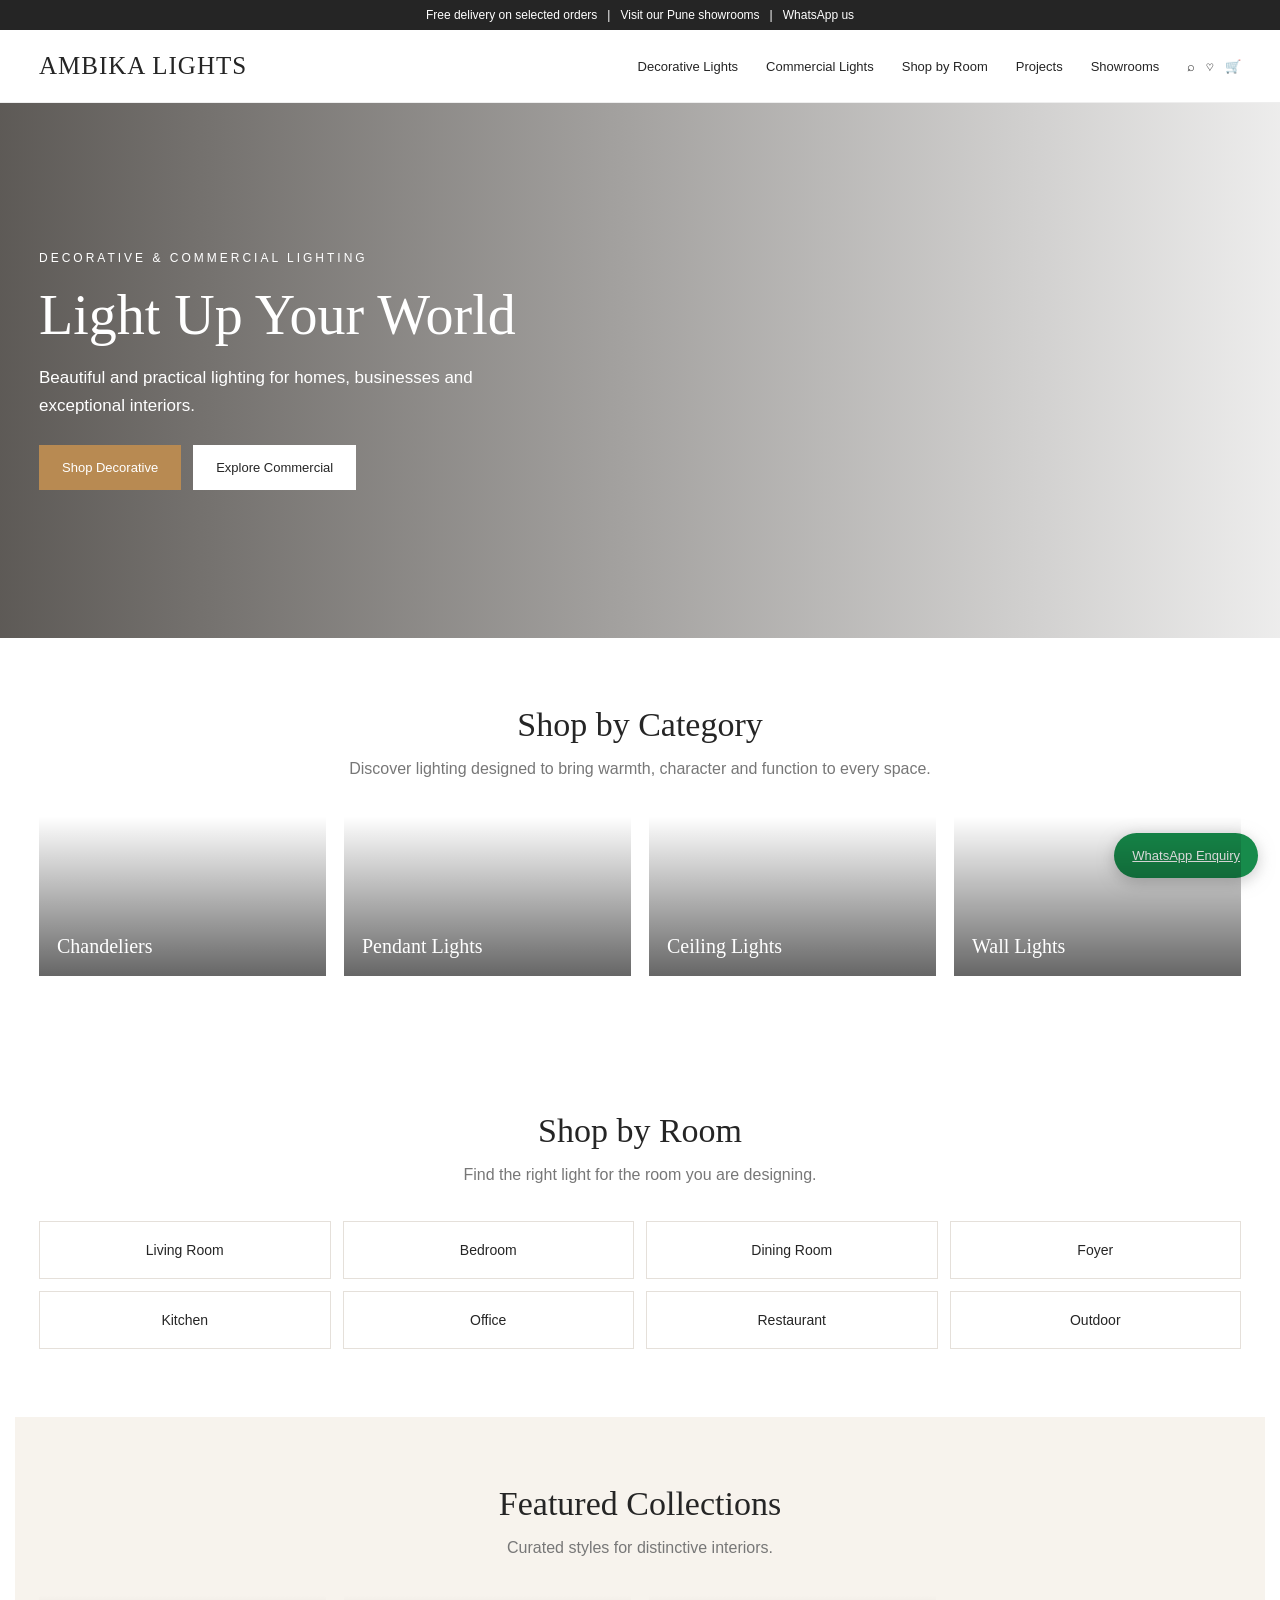
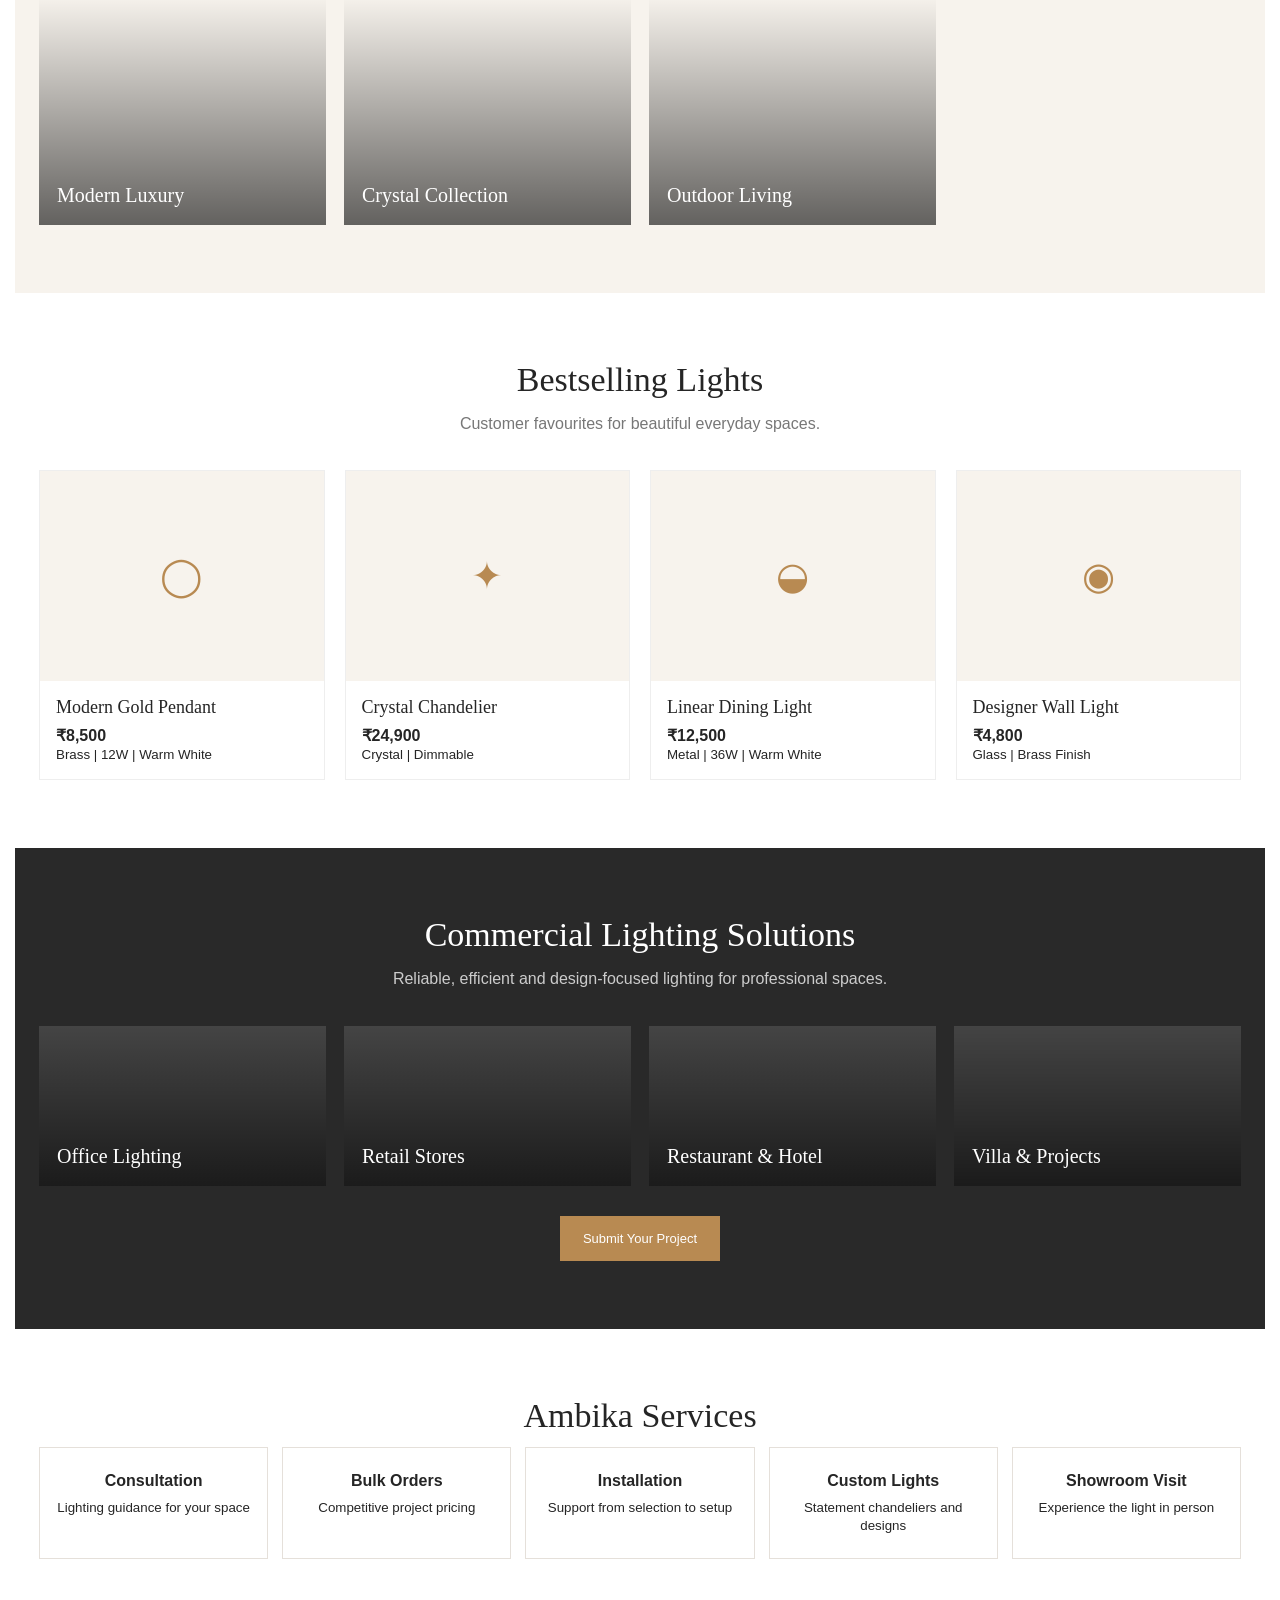
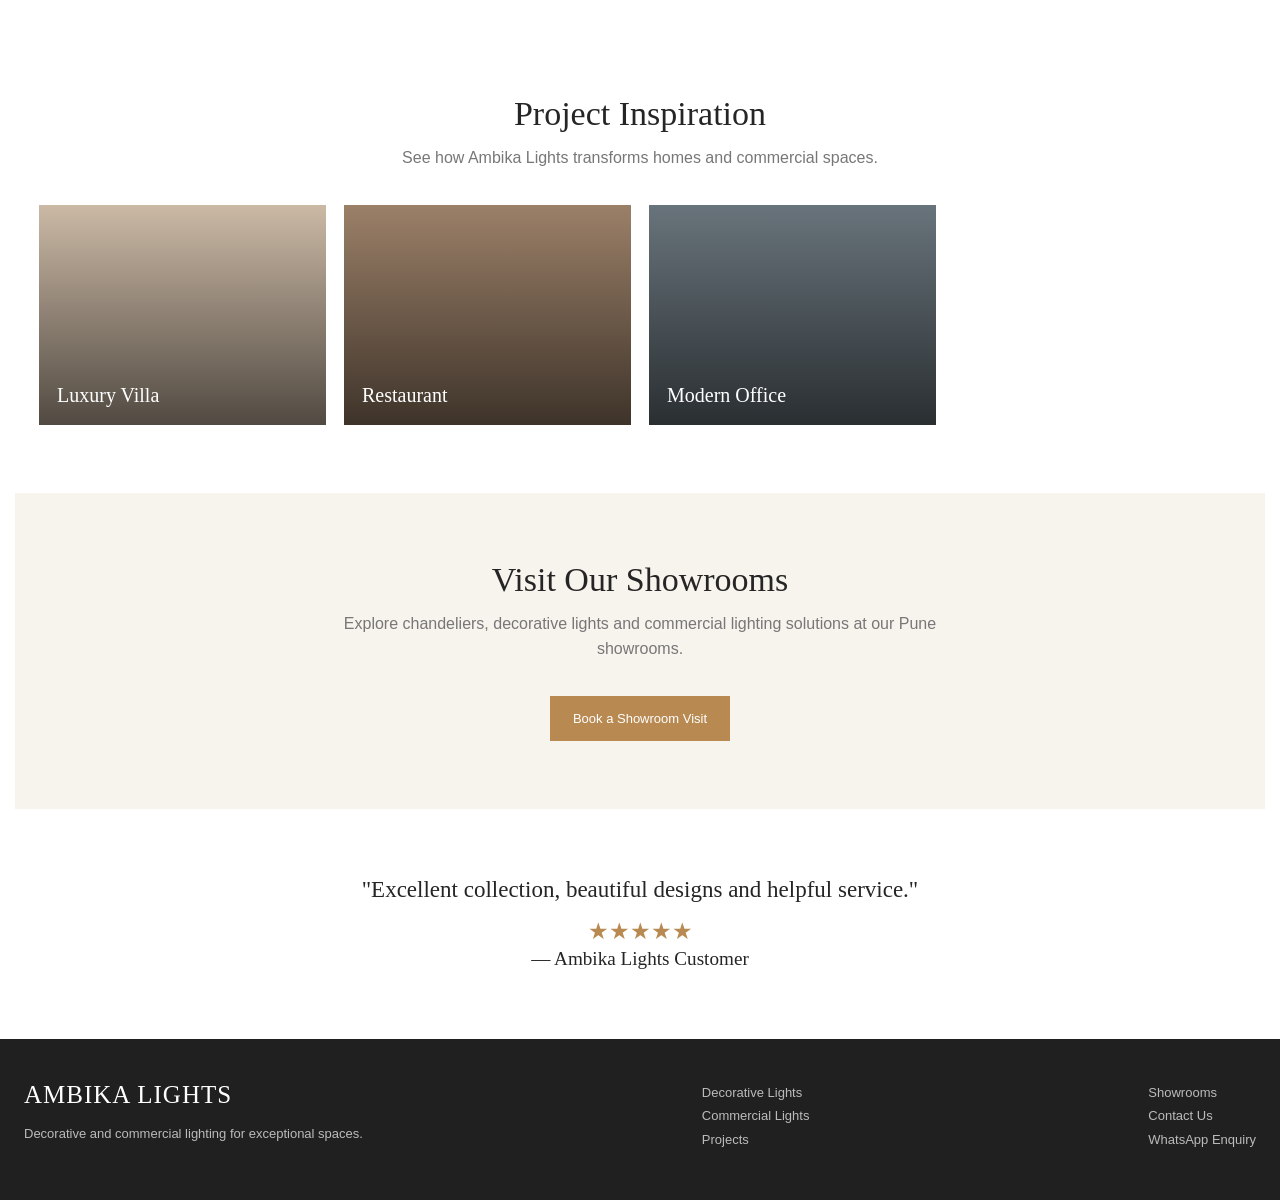
<file: Ambika Lights Homepage Prototype.html>
<!DOCTYPE html>
<html lang="en">
<head>
<meta charset="UTF-8">
<meta name="viewport" content="width=device-width, initial-scale=1.0">
<title>Ambika Lights — Homepage Mockup</title>
<style>
:root{--ink:#252525;--gold:#b88a52;--cream:#f7f3ed;--sand:#e9dfd2;--muted:#777}
*{box-sizing:border-box}body{margin:0;font-family:Arial,Helvetica,sans-serif;color:var(--ink);background:#fff}header{border-bottom:1px solid #eee;background:#fff}.top{background:var(--ink);color:#fff;text-align:center;padding:8px;font-size:12px}.nav{max-width:1250px;margin:auto;display:flex;align-items:center;gap:28px;padding:22px 24px}.logo{font-family:Georgia,serif;font-size:25px;letter-spacing:1px;margin-right:auto}.nav a{font-size:13px;text-decoration:none;color:var(--ink)}.icons{display:flex;gap:14px;font-size:13px}.hero{min-height:535px;background:linear-gradient(90deg,rgba(25,20,15,.7),rgba(25,20,15,.08)),url('https://images.unsplash.com/photo-1600607687939-ce8a6c25118c?auto=format&fit=crop&w=1800&q=85') center/cover;display:flex;align-items:center}.hero-content{max-width:1250px;width:100%;margin:auto;padding:50px 24px;color:#fff}.eyebrow{letter-spacing:3px;text-transform:uppercase;font-size:12px}.hero h1{font:56px Georgia,serif;max-width:600px;margin:18px 0 12px}.hero p{font-size:17px;max-width:520px;line-height:1.6}.buttons{display:flex;gap:12px;margin-top:26px}.btn{display:inline-block;padding:14px 22px;border:1px solid var(--gold);background:var(--gold);color:#fff;text-decoration:none;font-size:13px}.btn.light{background:#fff;color:var(--ink);border-color:#fff}.section{max-width:1250px;margin:auto;padding:68px 24px}.section h2{text-align:center;font:34px Georgia,serif;margin:0 0 12px}.intro{text-align:center;color:var(--muted);max-width:610px;margin:0 auto 34px;line-height:1.6}.grid{display:grid;grid-template-columns:repeat(4,1fr);gap:18px}.card{background:var(--cream);min-height:160px;display:flex;align-items:end;padding:18px;position:relative;overflow:hidden}.card:before{content:'';position:absolute;inset:0;background:linear-gradient(transparent,rgba(0,0,0,.6));z-index:1}.card span{position:relative;z-index:2;color:#fff;font:20px Georgia,serif}.category:nth-child(1){background:url('https://images.unsplash.com/photo-1540932239986-30128078f3c5?auto=format&fit=crop&w=600&q=80') center/cover}.category:nth-child(2){background:url('https://images.unsplash.com/photo-1513506003901-1e6a229e2d15?auto=format&fit=crop&w=600&q=80') center/cover}.category:nth-child(3){background:url('https://images.unsplash.com/photo-1555041469-a586c61ea9bc?auto=format&fit=crop&w=600&q=80') center/cover}.category:nth-child(4){background:url('https://images.unsplash.com/photo-1524758631624-e2822e304c36?auto=format&fit=crop&w=600&q=80') center/cover}.rooms{display:grid;grid-template-columns:repeat(4,1fr);gap:12px}.room{padding:20px;background:#fff;border:1px solid #e5e0da;text-align:center;font-size:14px}.collections{background:var(--cream)}.collection{height:230px}.collection:nth-child(1){background:url('https://images.unsplash.com/photo-1616486338812-3dadae4b4ace?auto=format&fit=crop&w=700&q=80') center/cover}.collection:nth-child(2){background:url('https://images.unsplash.com/photo-1618221195710-dd6b41faaea6?auto=format&fit=crop&w=700&q=80') center/cover}.collection:nth-child(3){background:url('https://images.unsplash.com/photo-1600566753086-00f18fb6b3ea?auto=format&fit=crop&w=700&q=80') center/cover}.products{display:grid;grid-template-columns:repeat(4,1fr);gap:20px}.product{border:1px solid #eee;background:#fff}.product-img{height:210px;background:var(--cream);display:flex;align-items:center;justify-content:center;font:38px Georgia,serif;color:var(--gold)}.product-info{padding:16px}.product-info h3{font:18px Georgia,serif;margin:0 0 8px}.price{font-weight:bold}.commercial{background:#292929;color:#fff}.commercial .intro{color:#ccc}.commercial .card{background:#444}.services{display:grid;grid-template-columns:repeat(5,1fr);gap:14px;text-align:center}.service{padding:24px 12px;border:1px solid #e5e0da}.service strong{display:block;margin-bottom:8px}.projects .card{height:220px}.showroom{background:var(--cream);text-align:center}.testimonial{text-align:center;font:23px Georgia,serif;max-width:700px;margin:auto}.stars{color:var(--gold);margin-top:15px}footer{background:#202020;color:#fff;padding:42px 24px}.footer-inner{max-width:1250px;margin:auto;display:flex;justify-content:space-between;gap:30px}.footer-inner p,.footer-inner a{color:#bbb;font-size:13px;line-height:1.8}.footer-inner a{display:block;text-decoration:none}.whatsapp{position:fixed;right:22px;bottom:22px;background:#178b4b;color:#fff;padding:15px 18px;border-radius:30px;font-size:13px;box-shadow:0 4px 16px #9998}
@media(max-width:800px){.nav{gap:12px;padding:16px}.nav a{display:none}.hero{min-height:500px}.hero h1{font-size:42px}.grid,.products{grid-template-columns:repeat(2,1fr)}.rooms{grid-template-columns:repeat(2,1fr)}.services{grid-template-columns:repeat(2,1fr)}.footer-inner{display:block}.section{padding:46px 16px}.hero-content{padding:36px 16px}}
</style>
</head>
<body>
<div class="top">Free delivery on selected orders &nbsp; | &nbsp; Visit our Pune showrooms &nbsp; | &nbsp; WhatsApp us</div>
<header><nav class="nav"><div class="logo">AMBIKA LIGHTS</div><a href="#decorative">Decorative Lights</a><a href="#commercial">Commercial Lights</a><a href="#rooms">Shop by Room</a><a href="#projects">Projects</a><a href="#showroom">Showrooms</a><div class="icons">⌕ &nbsp; ♡ &nbsp; 🛒</div></nav></header>
<section class="hero"><div class="hero-content"><div class="eyebrow">Decorative & Commercial Lighting</div><h1>Light Up Your World</h1><p>Beautiful and practical lighting for homes, businesses and exceptional interiors.</p><div class="buttons"><a class="btn" href="#decorative">Shop Decorative</a><a class="btn light" href="#commercial">Explore Commercial</a></div></div></section>
<section class="section" id="decorative"><h2>Shop by Category</h2><p class="intro">Discover lighting designed to bring warmth, character and function to every space.</p><div class="grid"><div class="card category"><span>Chandeliers</span></div><div class="card category"><span>Pendant Lights</span></div><div class="card category"><span>Ceiling Lights</span></div><div class="card category"><span>Wall Lights</span></div></div></section>
<section class="section" id="rooms"><h2>Shop by Room</h2><p class="intro">Find the right light for the room you are designing.</p><div class="rooms"><div class="room">Living Room</div><div class="room">Bedroom</div><div class="room">Dining Room</div><div class="room">Foyer</div><div class="room">Kitchen</div><div class="room">Office</div><div class="room">Restaurant</div><div class="room">Outdoor</div></div></section>
<section class="section collections"><h2>Featured Collections</h2><p class="intro">Curated styles for distinctive interiors.</p><div class="grid"><div class="card collection"><span>Modern Luxury</span></div><div class="card collection"><span>Crystal Collection</span></div><div class="card collection"><span>Outdoor Living</span></div></div></section>
<section class="section"><h2>Bestselling Lights</h2><p class="intro">Customer favourites for beautiful everyday spaces.</p><div class="products"><div class="product"><div class="product-img">◯</div><div class="product-info"><h3>Modern Gold Pendant</h3><div class="price">₹8,500</div><small>Brass | 12W | Warm White</small></div></div><div class="product"><div class="product-img">✦</div><div class="product-info"><h3>Crystal Chandelier</h3><div class="price">₹24,900</div><small>Crystal | Dimmable</small></div></div><div class="product"><div class="product-img">◒</div><div class="product-info"><h3>Linear Dining Light</h3><div class="price">₹12,500</div><small>Metal | 36W | Warm White</small></div></div><div class="product"><div class="product-img">◉</div><div class="product-info"><h3>Designer Wall Light</h3><div class="price">₹4,800</div><small>Glass | Brass Finish</small></div></div></div></section>
<section class="section commercial" id="commercial"><h2>Commercial Lighting Solutions</h2><p class="intro">Reliable, efficient and design-focused lighting for professional spaces.</p><div class="grid"><div class="card"><span>Office Lighting</span></div><div class="card"><span>Retail Stores</span></div><div class="card"><span>Restaurant & Hotel</span></div><div class="card"><span>Villa & Projects</span></div></div><div style="text-align:center;margin-top:30px"><a class="btn" href="#contact">Submit Your Project</a></div></section>
<section class="section"><h2>Ambika Services</h2><div class="services"><div class="service"><strong>Consultation</strong><small>Lighting guidance for your space</small></div><div class="service"><strong>Bulk Orders</strong><small>Competitive project pricing</small></div><div class="service"><strong>Installation</strong><small>Support from selection to setup</small></div><div class="service"><strong>Custom Lights</strong><small>Statement chandeliers and designs</small></div><div class="service"><strong>Showroom Visit</strong><small>Experience the light in person</small></div></div></section>
<section class="section projects" id="projects"><h2>Project Inspiration</h2><p class="intro">See how Ambika Lights transforms homes and commercial spaces.</p><div class="grid"><div class="card" style="background:#cbb9a5"><span>Luxury Villa</span></div><div class="card" style="background:#9b8068"><span>Restaurant</span></div><div class="card" style="background:#68747b"><span>Modern Office</span></div></div></section>
<section class="section showroom" id="showroom"><h2>Visit Our Showrooms</h2><p class="intro">Explore chandeliers, decorative lights and commercial lighting solutions at our Pune showrooms.</p><a class="btn" href="#contact">Book a Showroom Visit</a></section>
<section class="section"><div class="testimonial">"Excellent collection, beautiful designs and helpful service."<div class="stars">★★★★★</div><small>— Ambika Lights Customer</small></div></section>
<footer id="contact"><div class="footer-inner"><div><div class="logo">AMBIKA LIGHTS</div><p>Decorative and commercial lighting for exceptional spaces.</p></div><div><a href="#decorative">Decorative Lights</a><a href="#commercial">Commercial Lights</a><a href="#projects">Projects</a></div><div><a href="#showroom">Showrooms</a><a href="#contact">Contact Us</a><a href="#contact">WhatsApp Enquiry</a></div></div></footer>
<a class="whatsapp" href="#contact">WhatsApp Enquiry</a>
</body></html>
</file>
